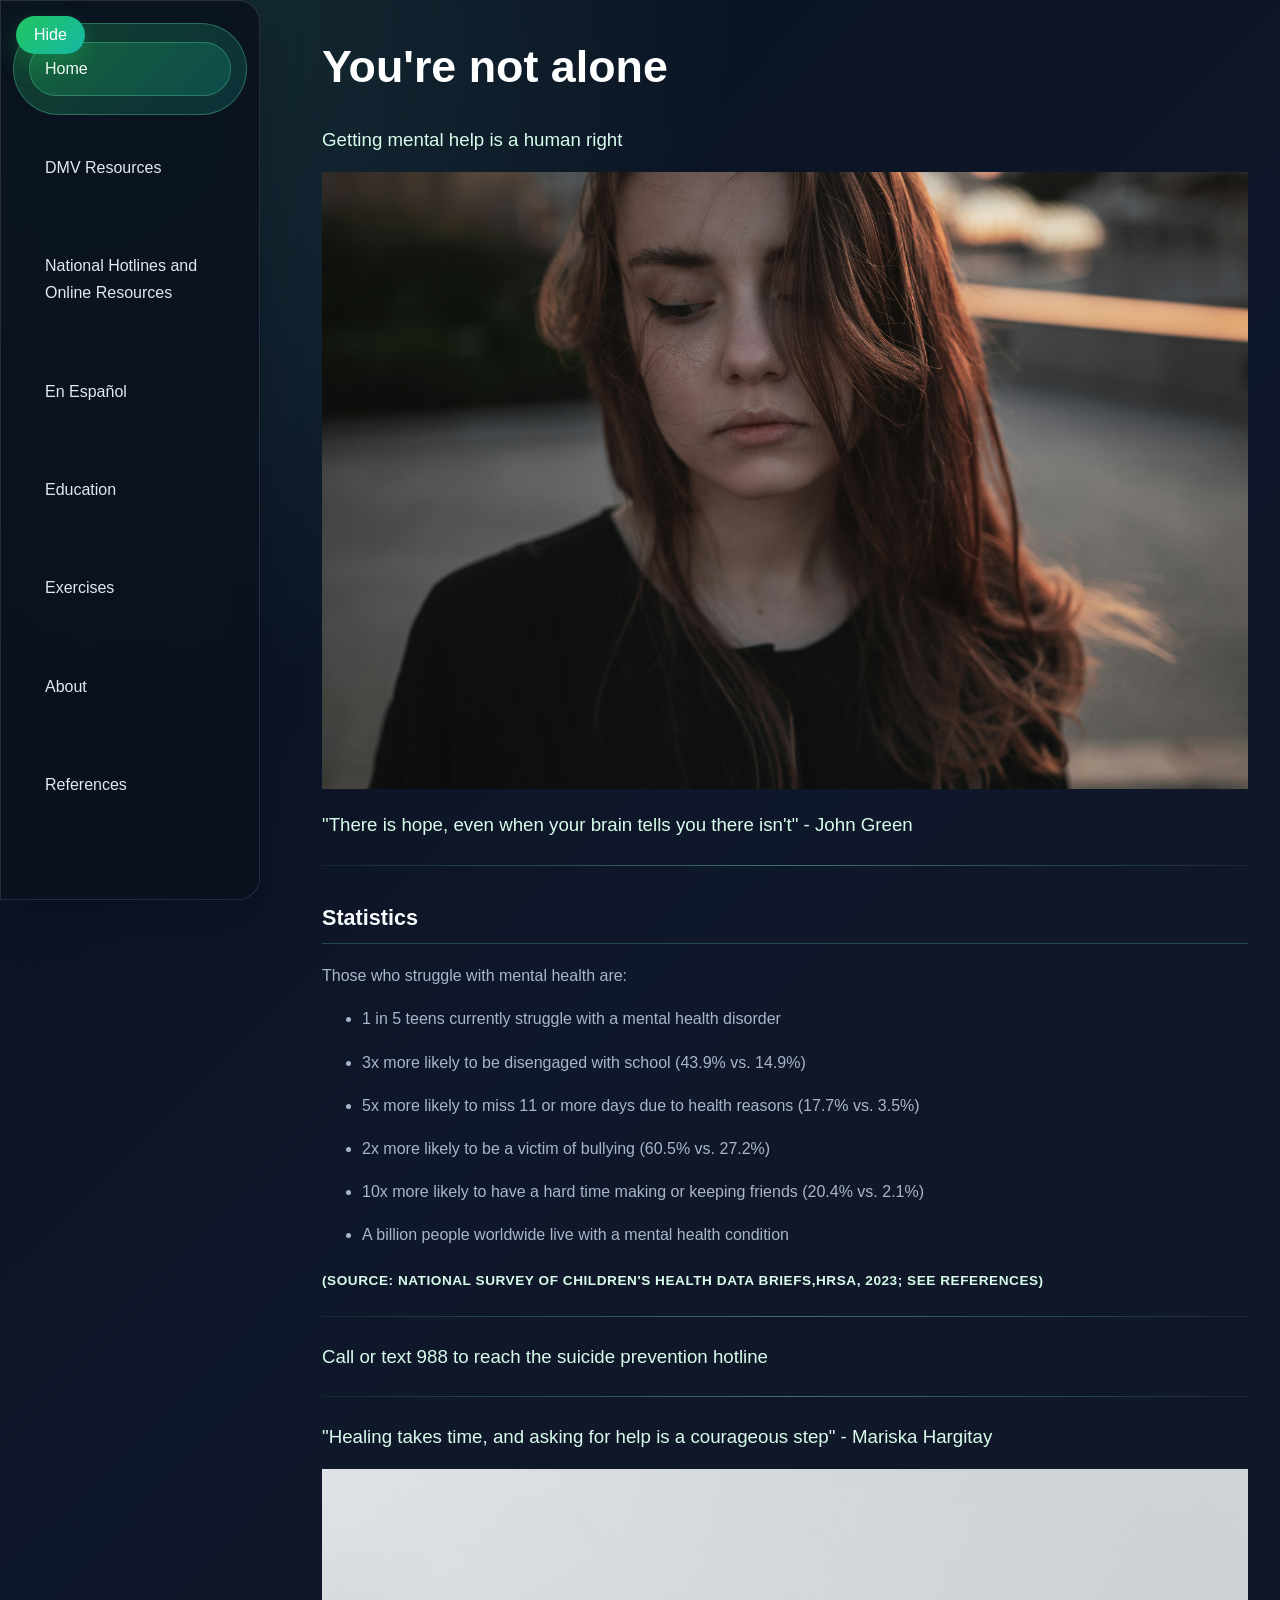
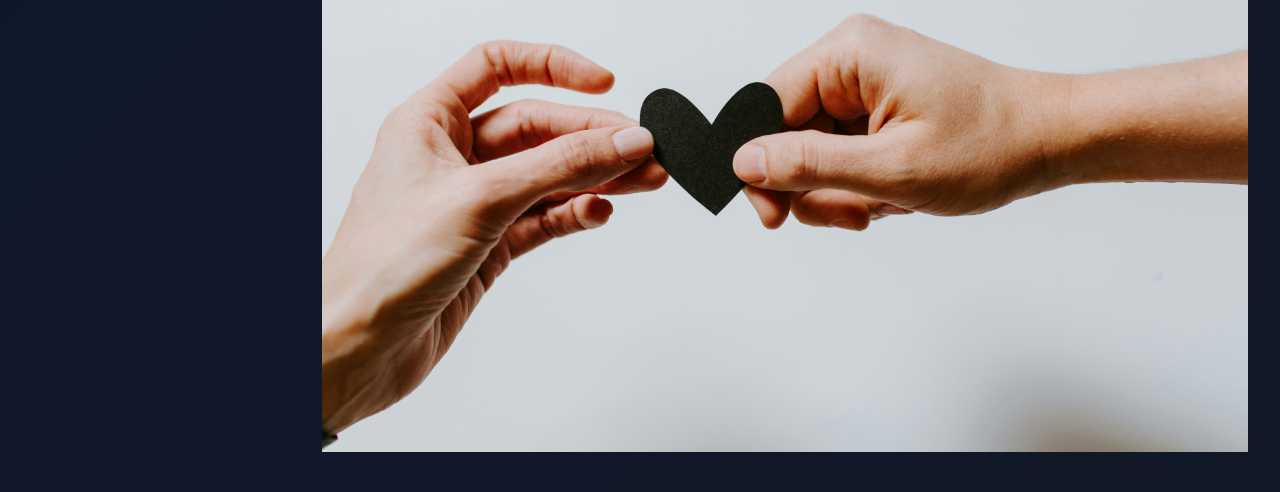
<file: index.html>
<!DOCTYPE html>
<html lang="en">
  <head>
    <title>Mentalhealth-DMV</title>
    <link rel="stylesheet" href="style.css">
    <script src="script.js" defer></script>
    <script data-goatcounter="https://druid-of-code.goatcounter.com/count"
        async src="//gc.zgo.at/count.js"></script>
  </head>
  <body>
    <script>
      const requestedMode = new URLSearchParams(window.location.search).get("isMCPS")
      if (requestedMode !== null) sessionStorage.setItem("isMCPS", String(requestedMode === "true"))
      sessionStorage.getItem("isMCPS") == "true" ? document.title = "Mentalhealth - MCPS" : document.title = "Mentalhealth - DMV"
      function a() {
      sessionStorage.getItem("isMCPS") == "true" ? window.location.href = "warningsigns.html" : window.location.href = "education.html"
      }
    </script>
    <div class="navigation-section">
    <button id="navToggle" class="nav-toggle" aria-label="Toggle navigation">Hide</button>
    <ul class="navlist">
      <li id = "lihome" class="navbar active"><a id = "ahome" class="navbar active" href="index.html">Home</a></li>
      <li id="liDMV" class="navbar"><a id="aDMV" class="navbar" href="DMV.html">DMV Resources</a></li>
      <li id="liresources" class="navbar"><a id="aresources" class="navbar" href="resources.html">National Hotlines and Online Resources</a></li>
            <li id="liSpanish" class="navbar"><a id="aSpanish" class="navbar" href="Spanish.html">En Español</a></li>
      <li id = "lieducation"class="navbar"><a id="aeducation" class="navbar" onclick="a()">Education</a></li>
      <li id = "liexercises" class ="navbar"><a id="aexercises" class = "navbar" href="exercises.html">Exercises</a></li>
      <li id="liAbout" class="navbar"><a id="aAbout" class="navbar" href="About.html">About</a></li>
      <li id = "lireferences" class ="navbar"><a id= "areferences" class = "navbar" href="references.html">References</a></li>
    </ul>
    </div>
    <div class="main-content">
      <h1>You're not alone</h1>
      <p class="emphasize">Getting mental help is a human right</p>
      <img src="./images/max-kolganov-Y7fQDNEFGAA-unsplash.jpg" alt="Photo by Max Kolganov on Unsplash">
      <p class="emphasize">"There is hope, even when your brain tells you there isn&apos;t" - John Green</p>
      <hr>
      <h2>Statistics</h2>
      <p>Those who struggle with mental health are:</p>
      <ul>
      <li>   1 in 5 teens currently struggle with a mental health disorder</li>
      <li>   3x more likely to be disengaged with school (43.9% vs. 14.9%)</li>
      <li>   5x more likely to miss 11 or more days due to health reasons (17.7% vs. 3.5%)</li>
      <li>   2x more likely to be a victim of bullying (60.5% vs. 27.2%)</li>
      <li>   10x more likely to have a hard time making or keeping friends (20.4% vs. 2.1%)</li>
      <li>   A billion people worldwide live with a mental health condition</li>
      </ul>
      <p class="empsmall">(Source: National Survey of Children's Health Data Briefs,HRSA, 2023; see References)</p>
      <hr>
      <p class="emphasize">Call or text 988 to reach the suicide prevention hotline</p>
      <hr>
      <p class="emphasize">"Healing takes time, and asking for help is a courageous step" - Mariska Hargitay</p>
      <img src="./images/kelly-sikkema-4le7k9XVYjE-unsplash.jpg" alt="Photo by Kelly Sikkema">
    </div>
  </body>
</html>
</file>
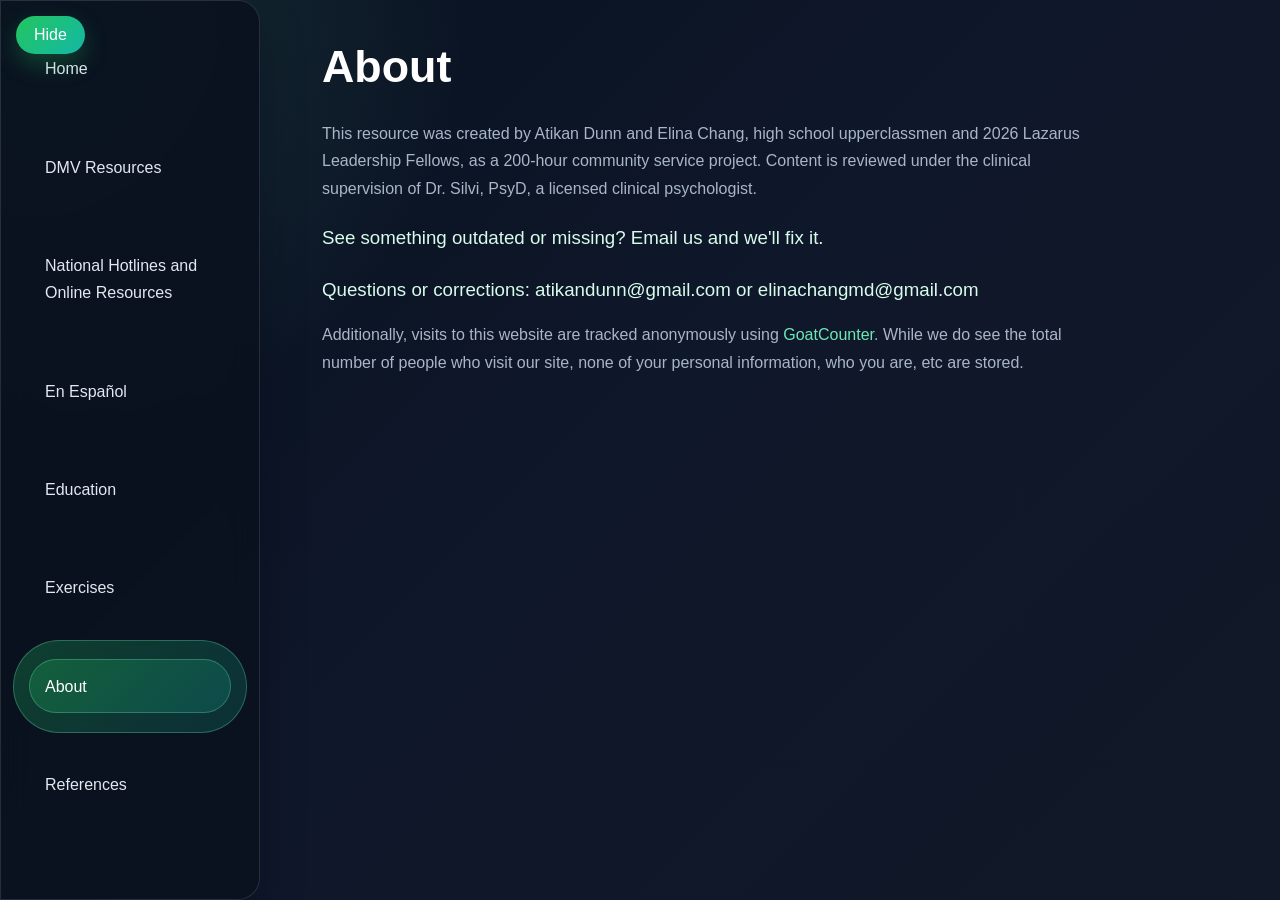
<file: About.html>
<!DOCTYPE html>
<html lang="en">
  <head>
    <title>resources</title>
     <link rel="stylesheet" href="style.css">
     <script src="script.js" defer></script>
     <script data-goatcounter="https://druid-of-code.goatcounter.com/count"
        async src="//gc.zgo.at/count.js"></script>
  </head>
  <body>
    <script>
      sessionStorage.getItem("isMCPS") == "true" ? document.title = "Mentalhealth - MCPS" : document.title = "Mentalhealth - DMV"
      function a() {
      sessionStorage.getItem("isMCPS") == "true" ? window.location.href = "warningsigns.html" : window.location.href = "education.html"
      }
    </script>
     <button id="navToggle" class="nav-toggle" aria-label="Toggle navigation">Hide</button>
    <ul class="navlist">
      <li id="lihome" class="navbar"><a id="ahome" class="navbar" href="index.html">Home</a></li>
      <li id="liDMV" class="navbar"><a id="aDMV" class="navbar" href="DMV.html">DMV Resources</a></li>
      <li id="liresources" class="navbar"><a id="aresources" class="navbar" href="resources.html">National Hotlines and Online Resources</a></li>
        <li id="liSpanish" class="navbar"><a id="aSpanish" class="navbar" href="Spanish.html">En Español</a></li>
      <li id = "lieducation"class="navbar"><a id="aeducation" class="navbar" onclick="a()">Education</a></li>
      <li id = "liexercises" class ="navbar"><a id="aexercises" class = "navbar" href="exercises.html">Exercises</a></li>
      <li id="liAbout" class="navbar active"><a id="aAbout" class="navbar active" href="About.html">About</a></li>
      <li id = "lireferences" class ="navbar"><a id= "areferences" class = "navbar" href="references.html">References</a></li>
    </ul>
    <div class="main-content">
        <h1>About</h1>
        <p>This resource was created by Atikan Dunn and Elina Chang, high school upperclassmen and 2026 Lazarus Leadership Fellows, as a 200-hour community service project. Content is reviewed under the clinical supervision of Dr. Silvi, PsyD, a licensed clinical psychologist.</p>
        <p class="emphasize">See something outdated or missing? Email us and we'll fix it.</p>
        <p class="emphasize"> Questions or corrections: atikandunn@gmail.com or elinachangmd@gmail.com</p>
        <p>Additionally, visits to this website are tracked anonymously using <a href="https://www.goatcounter.com/" target="_blank" rel="noopener noreferrer">GoatCounter</a>. While we do see the total number of people who visit our site, none of your personal information, who you are, etc are stored.</p>
    </div>
    </body>
</file>
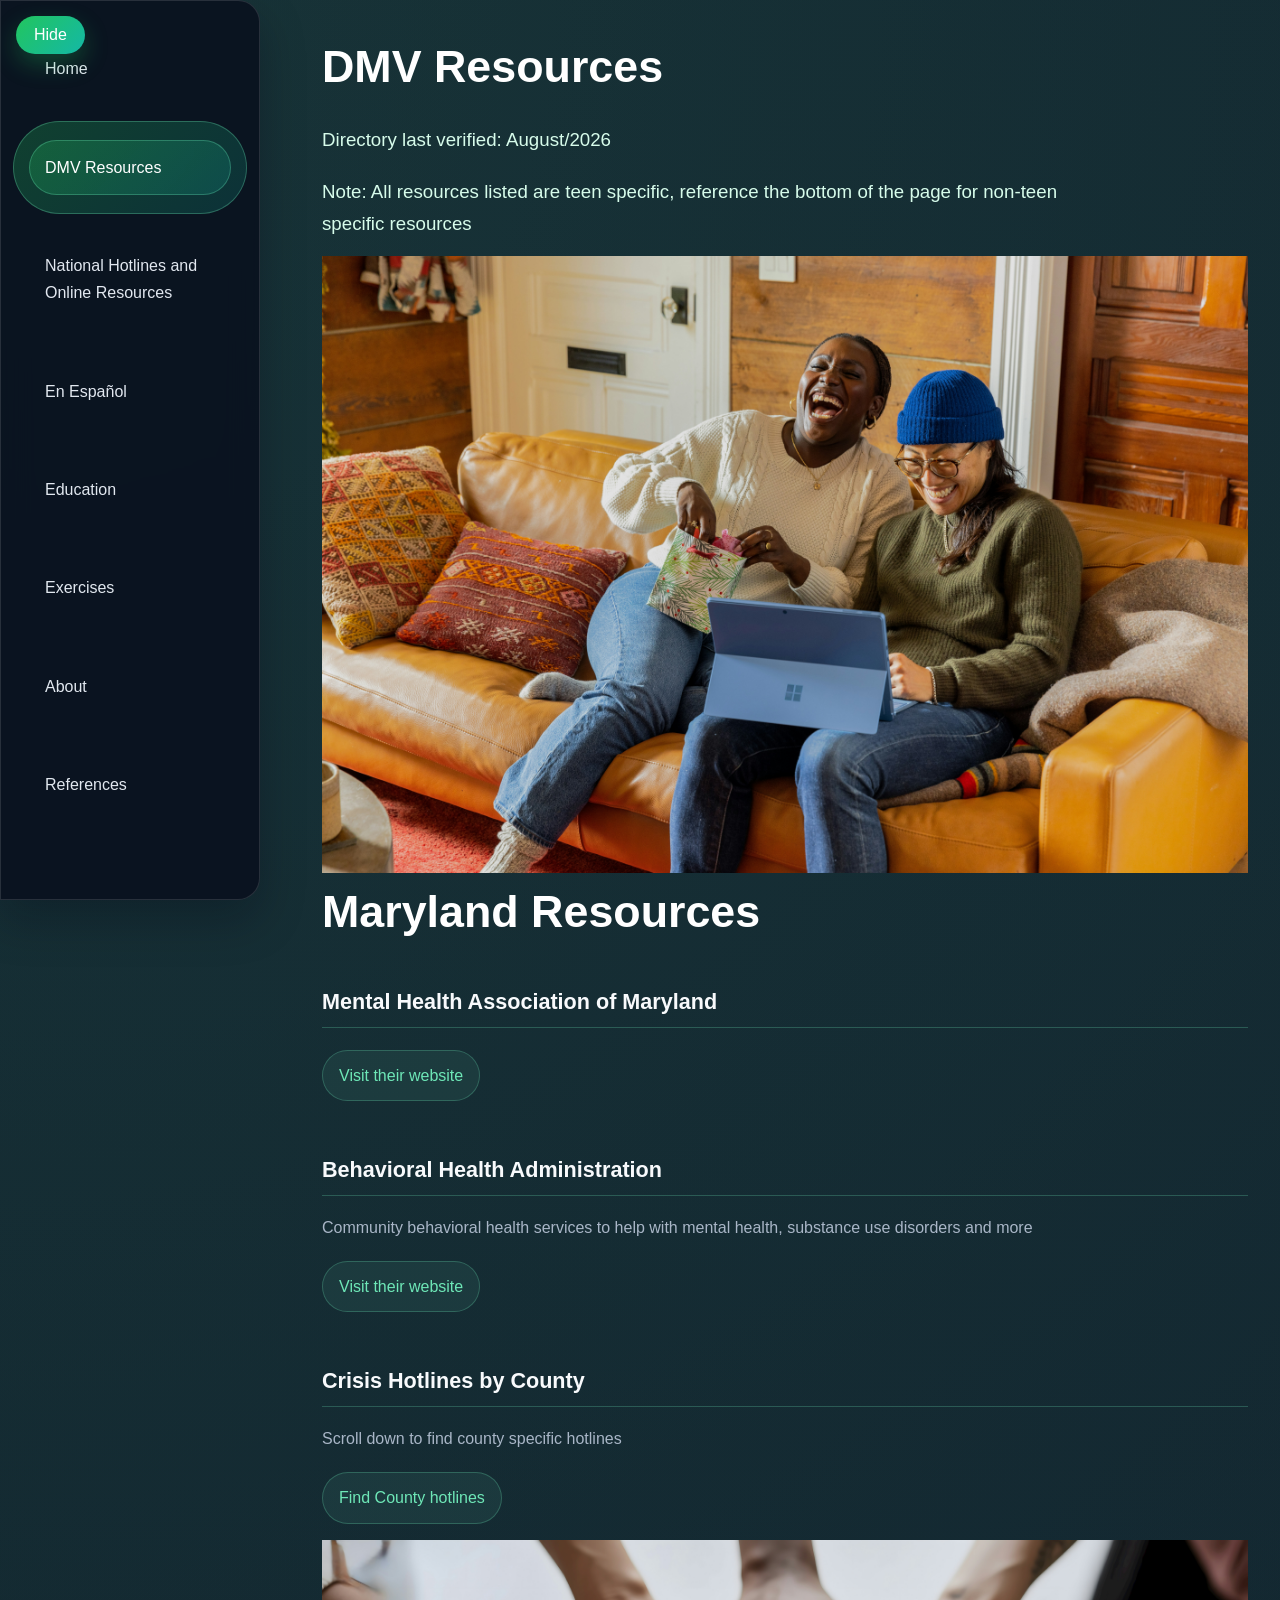
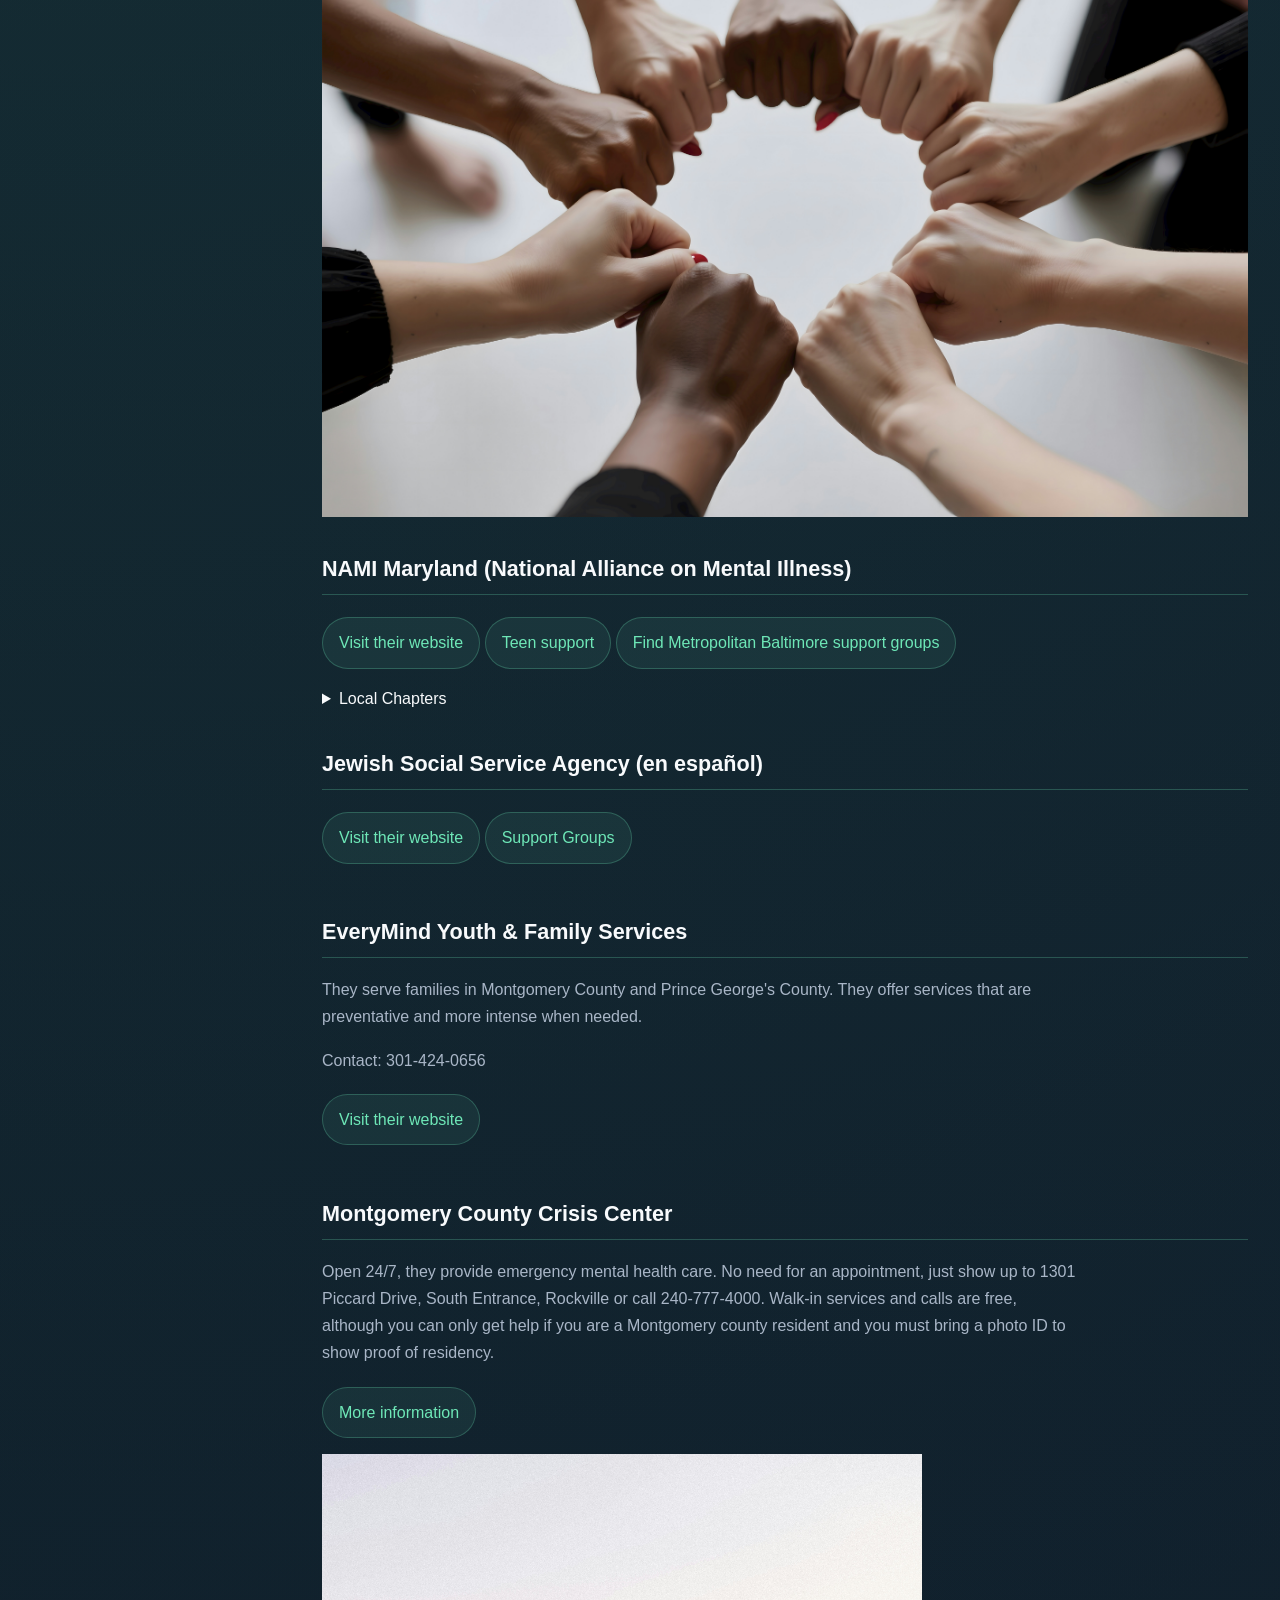
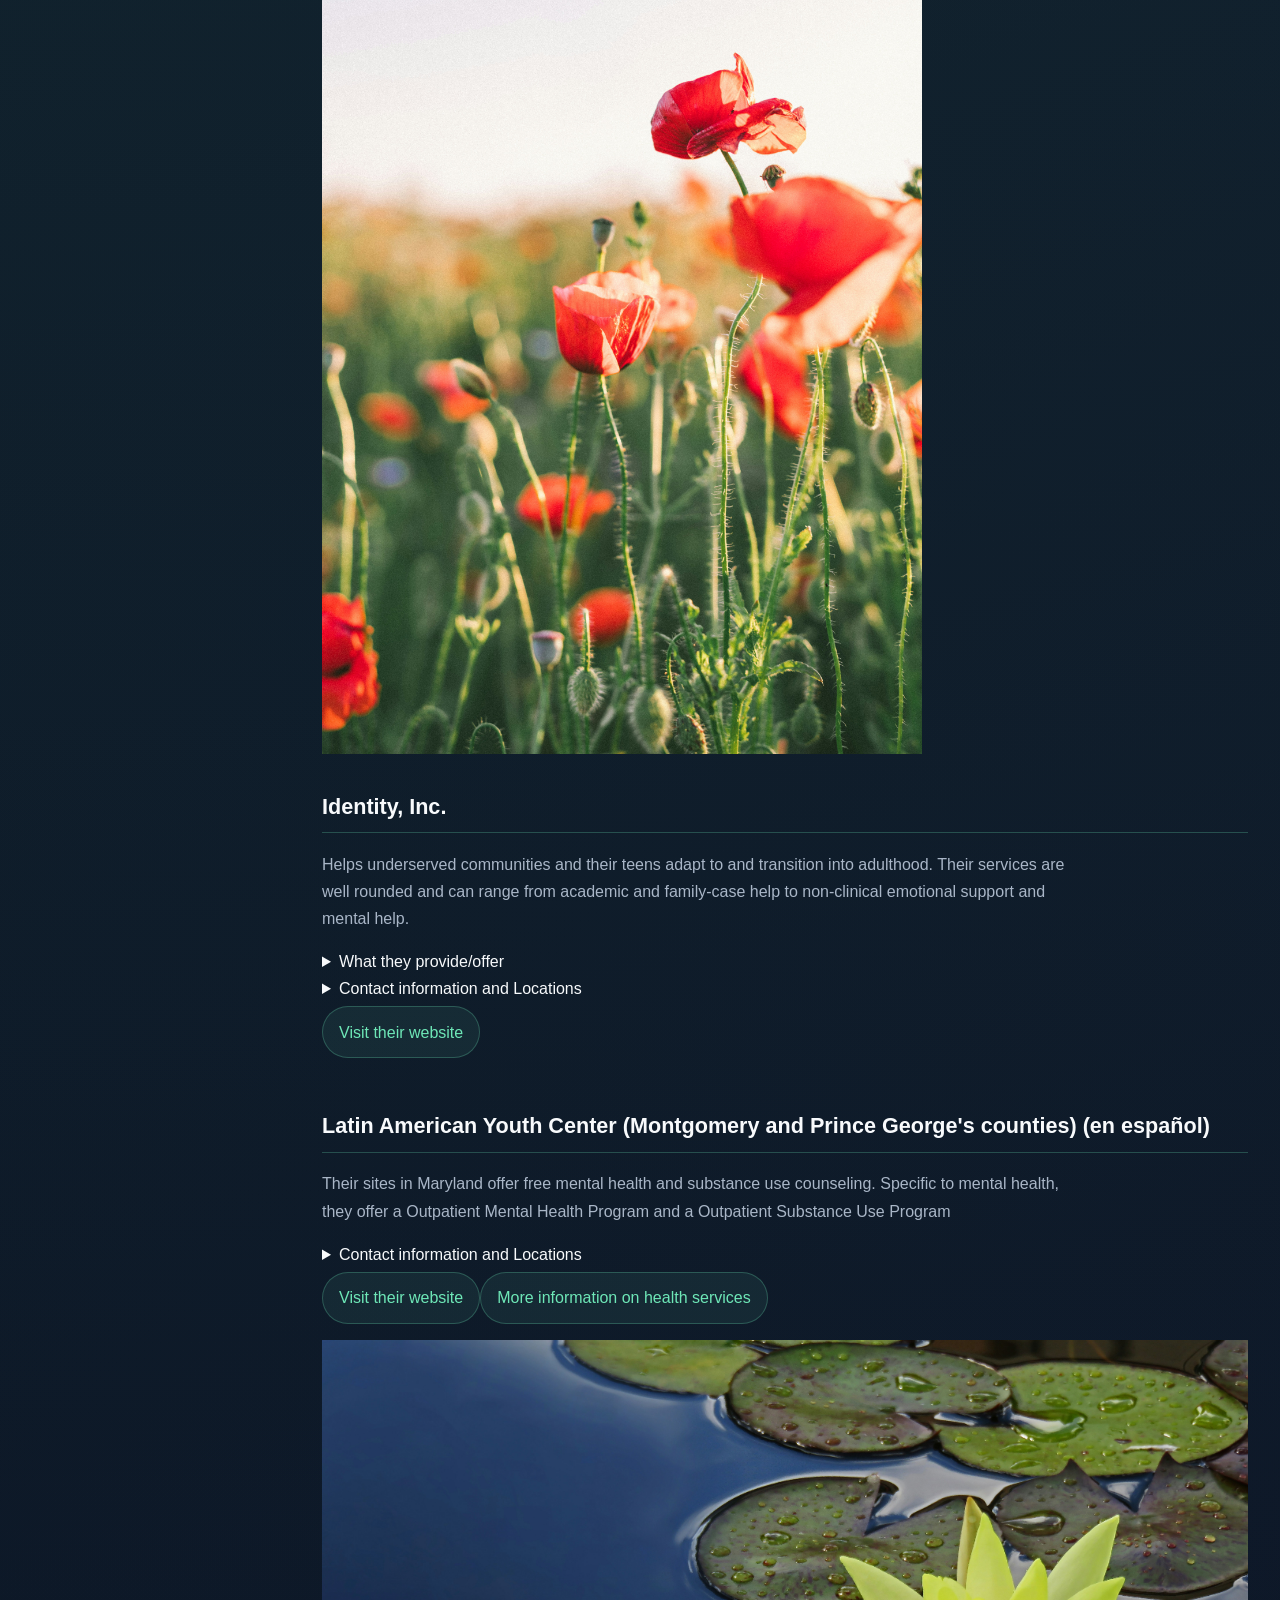
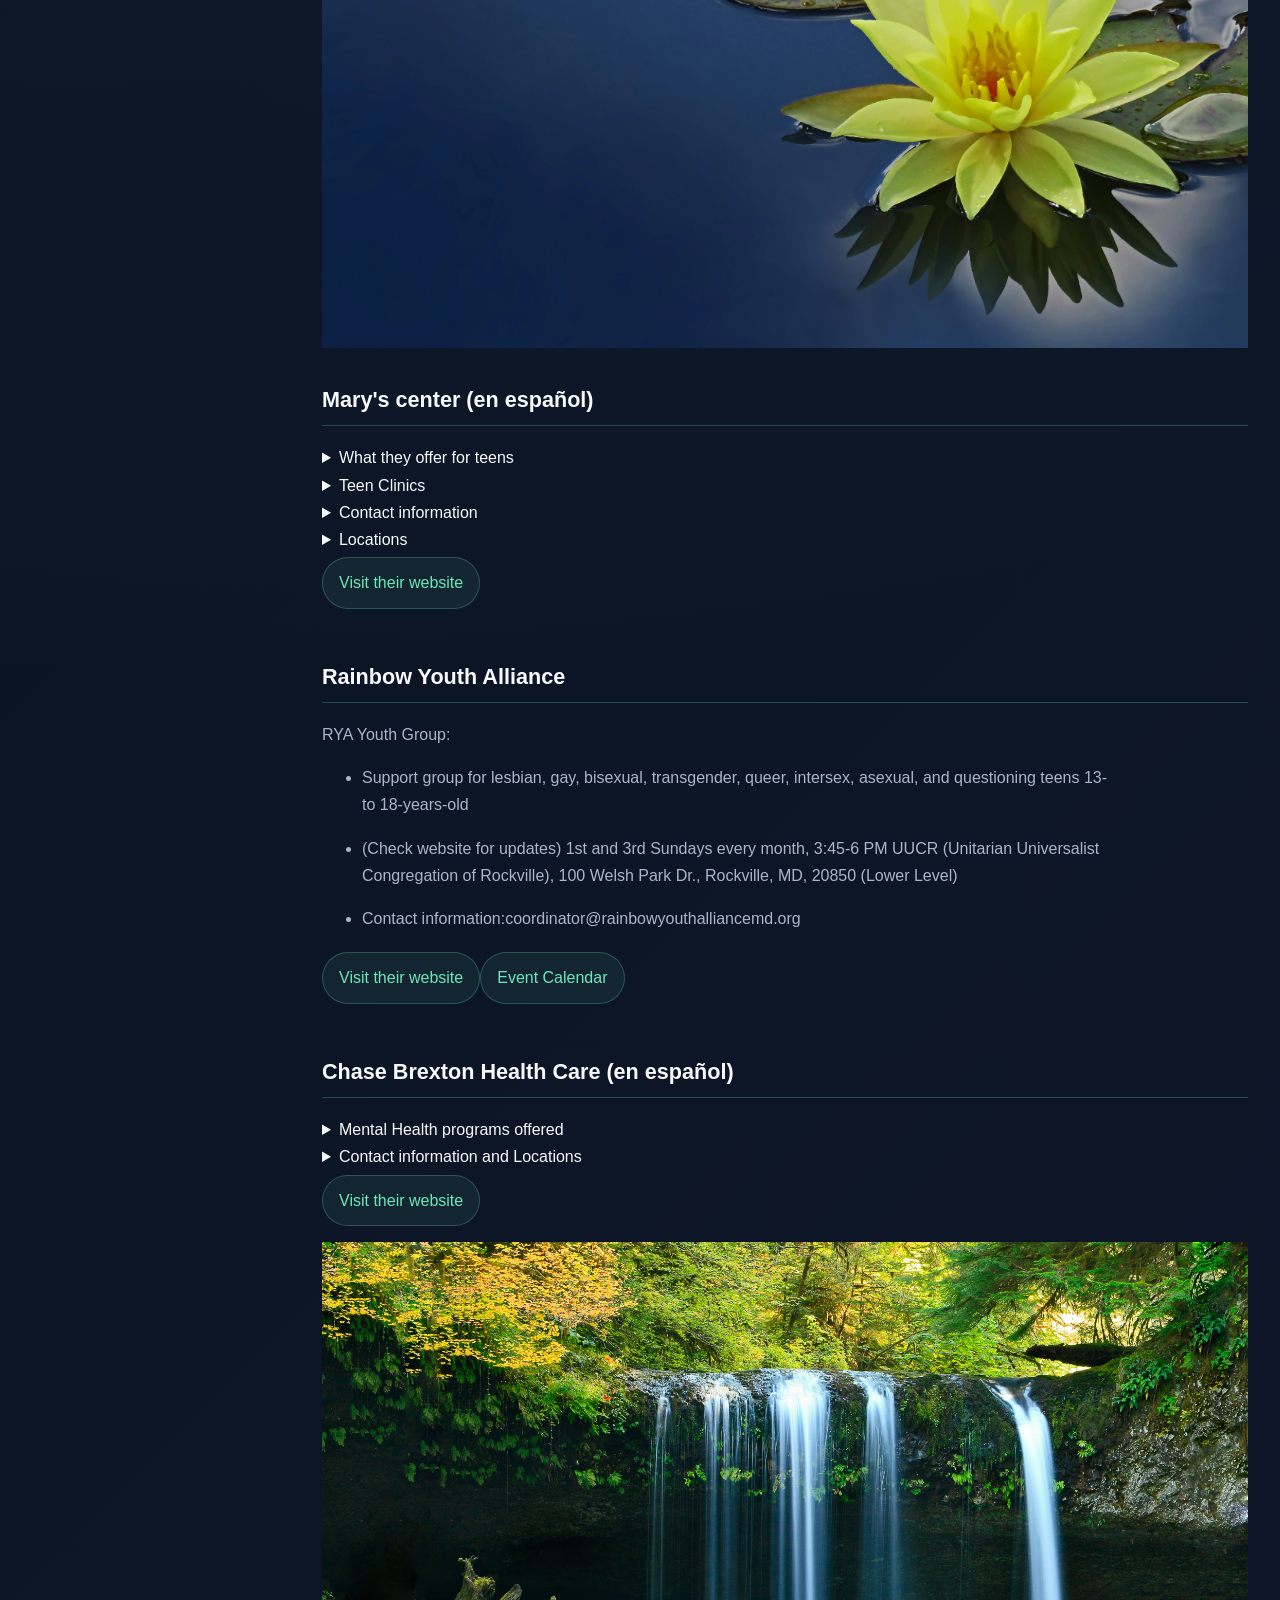
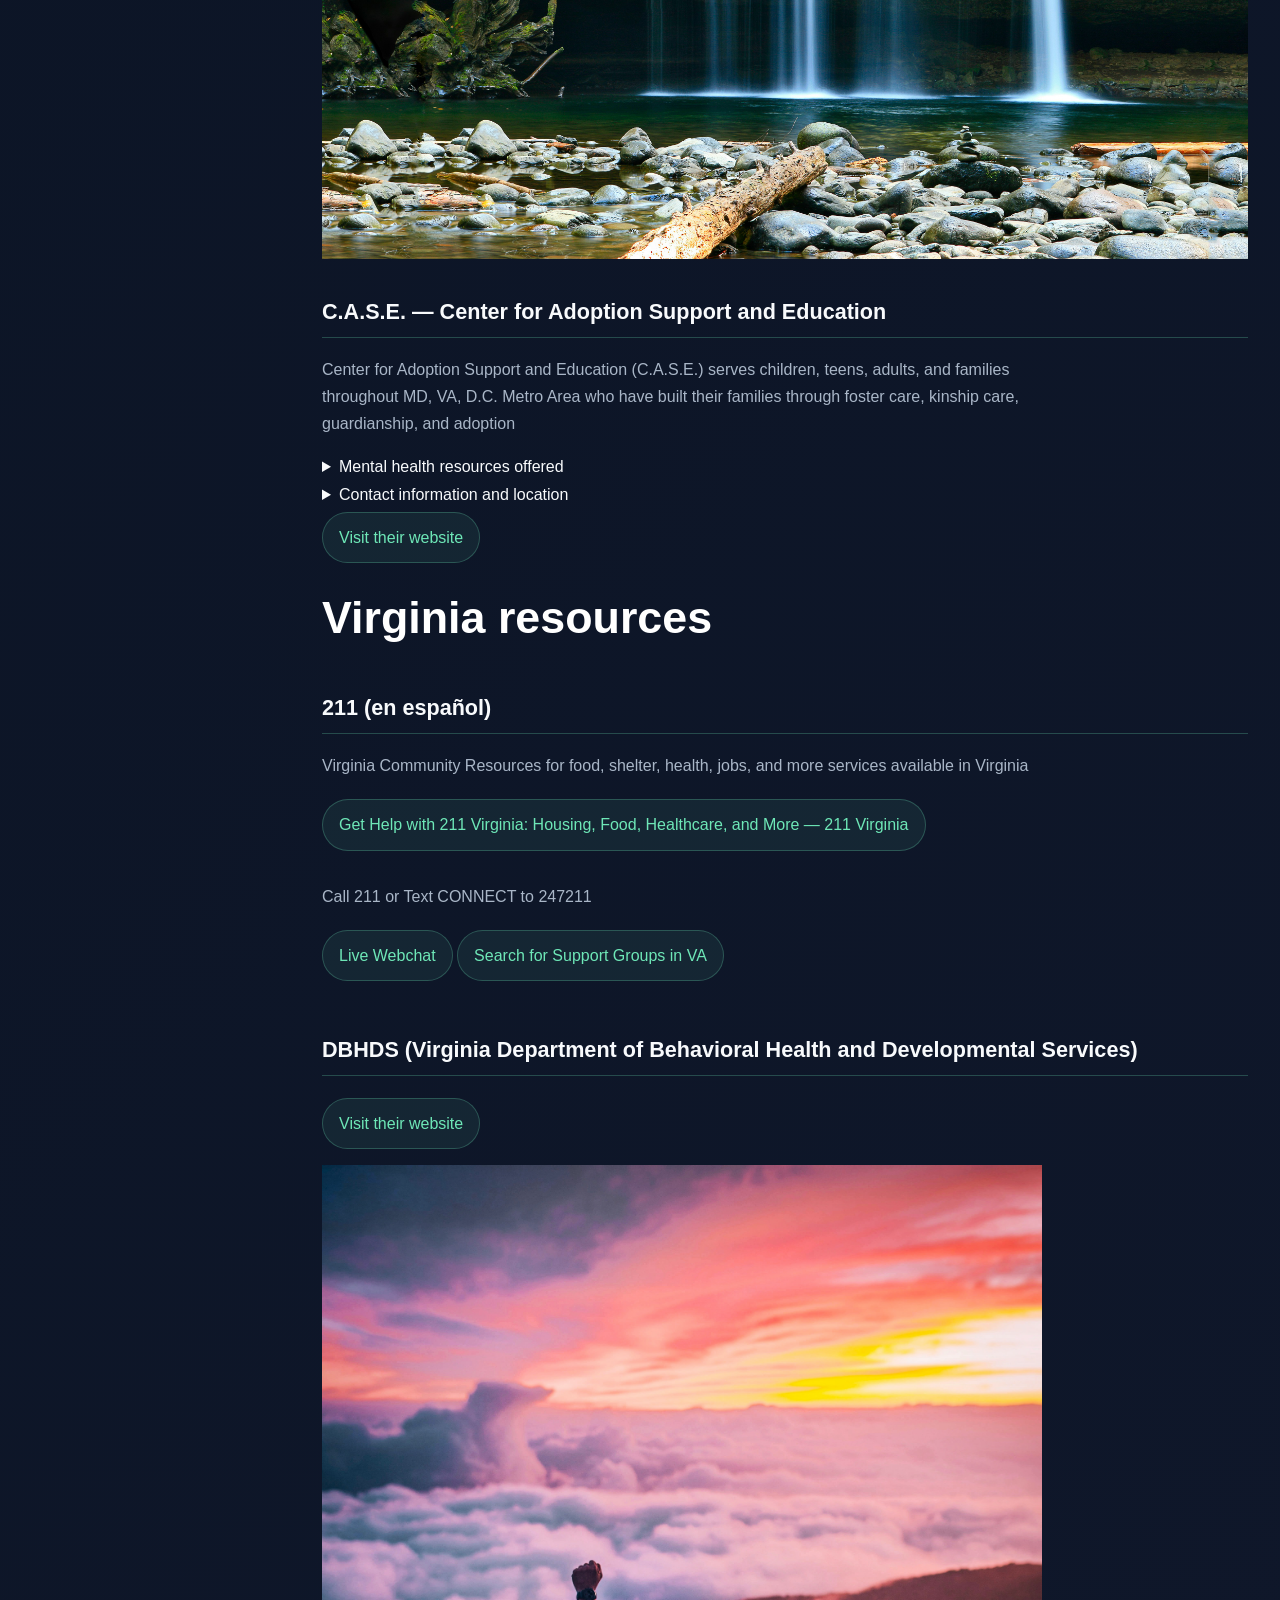
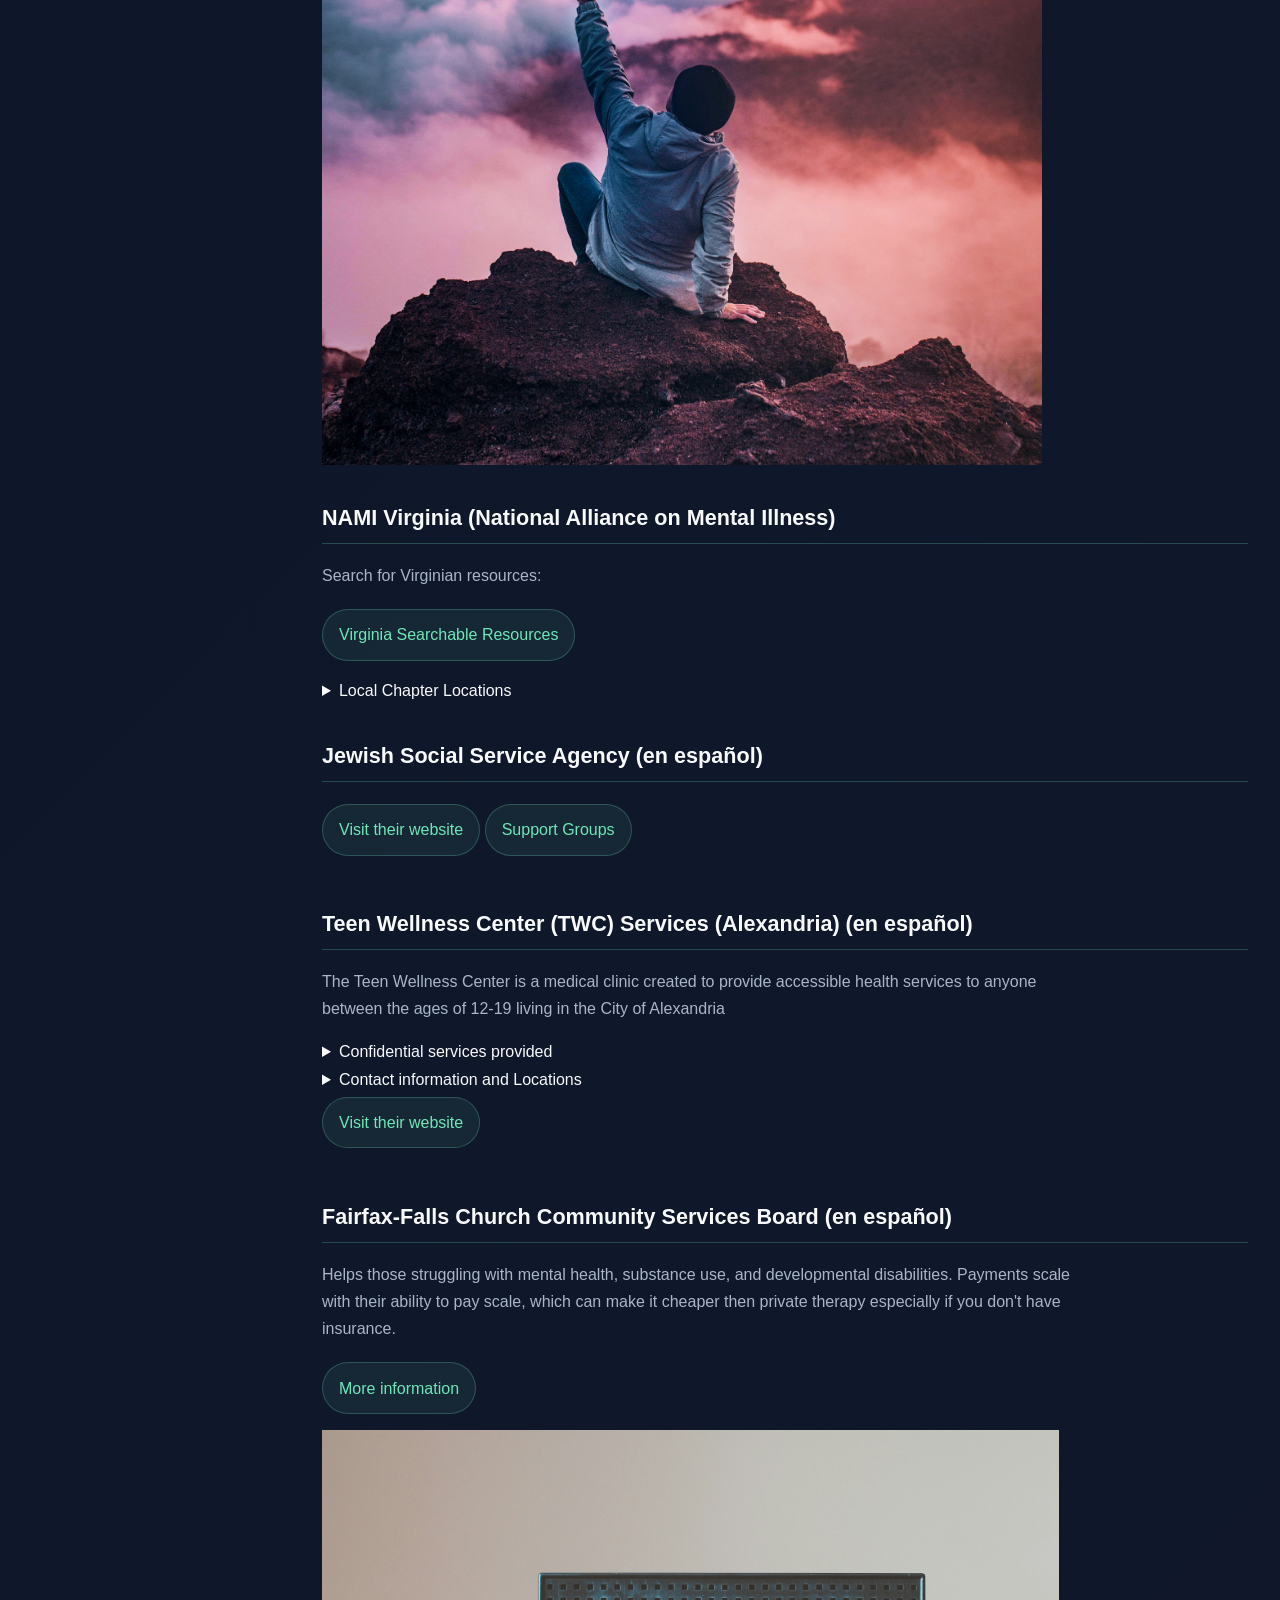
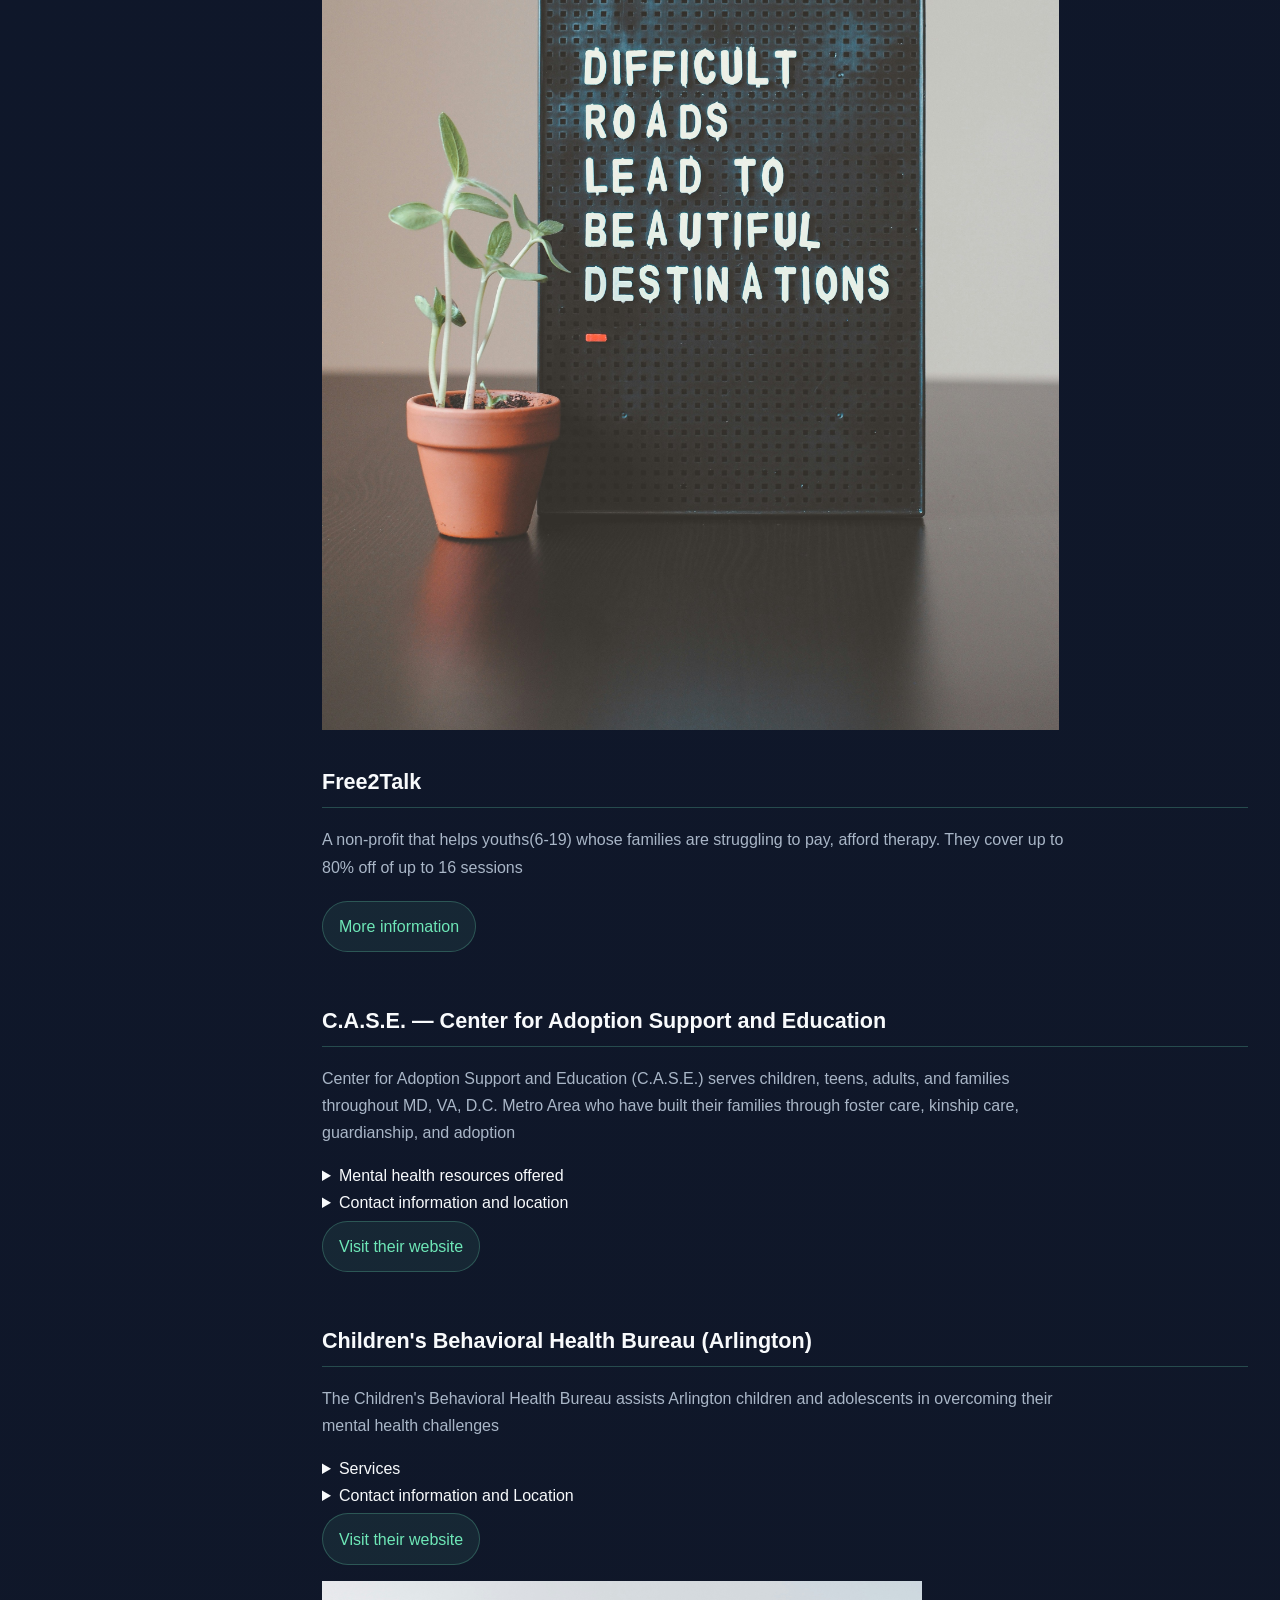
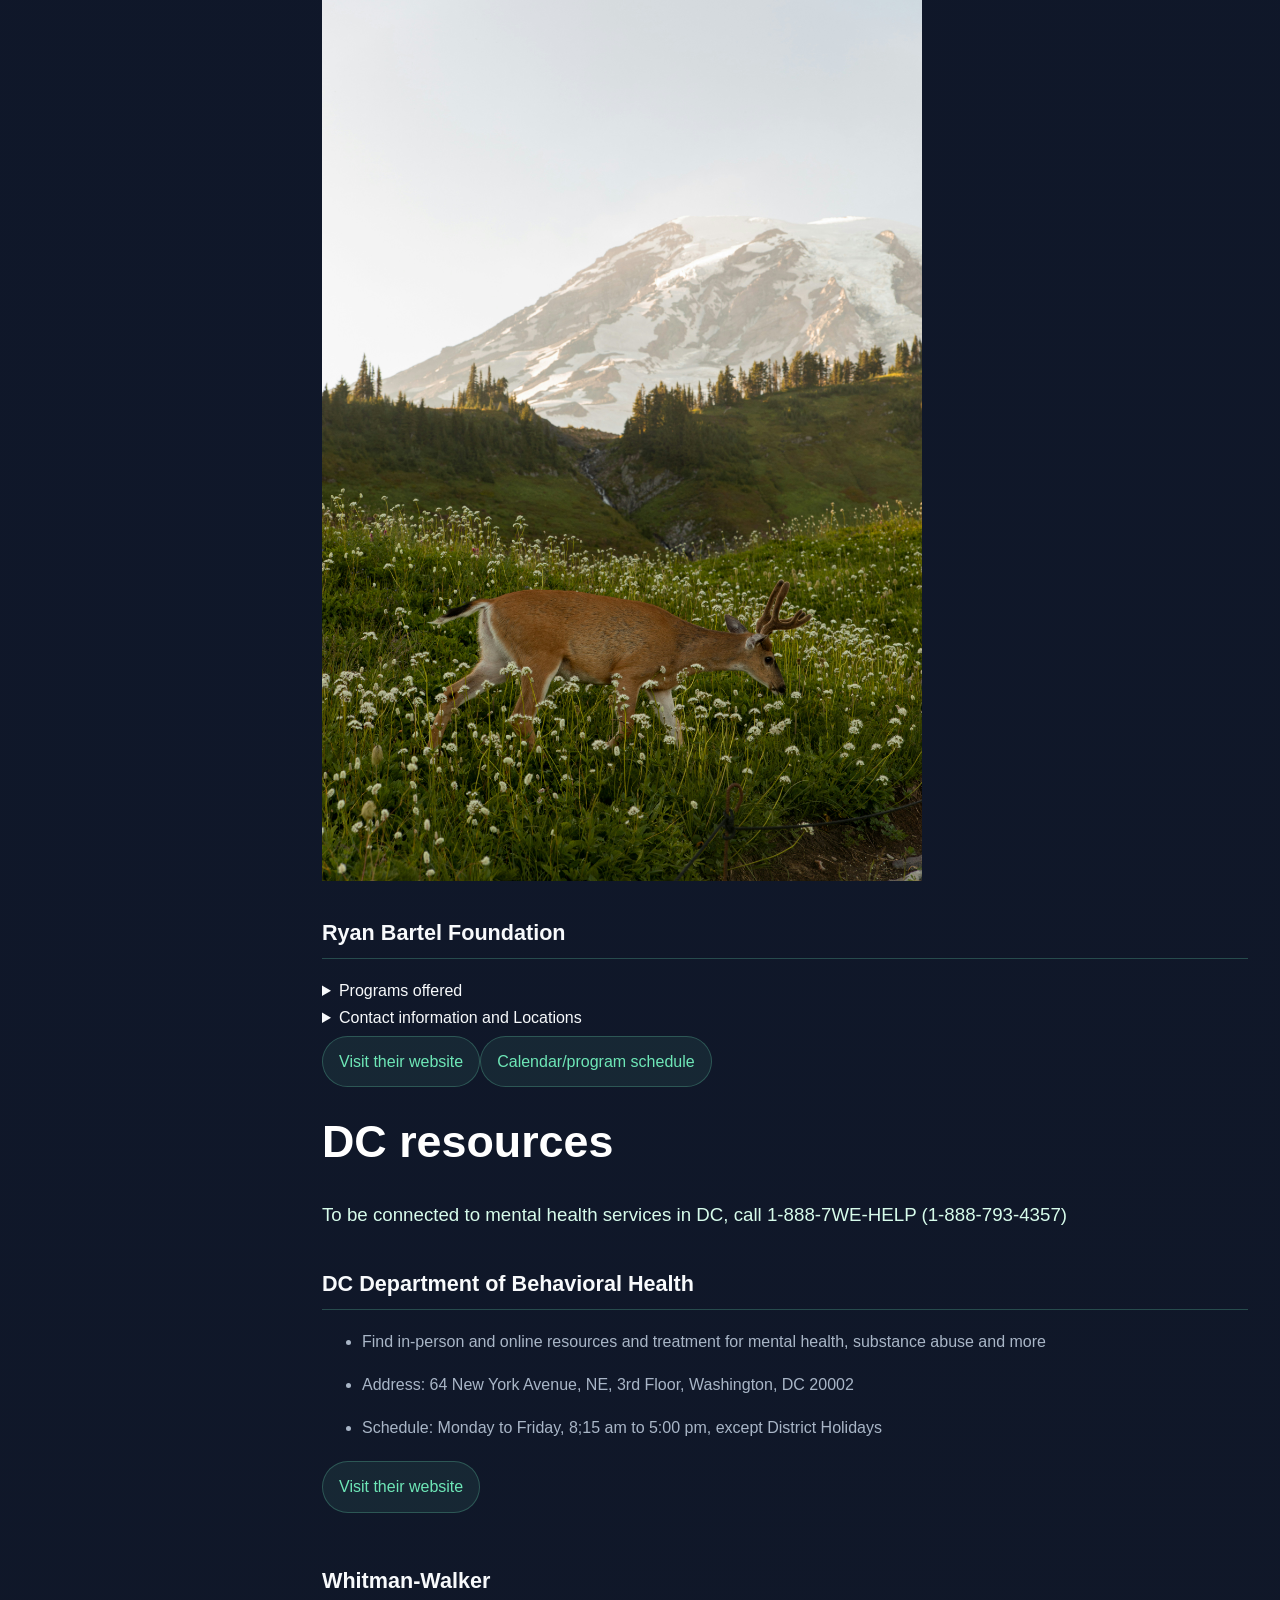
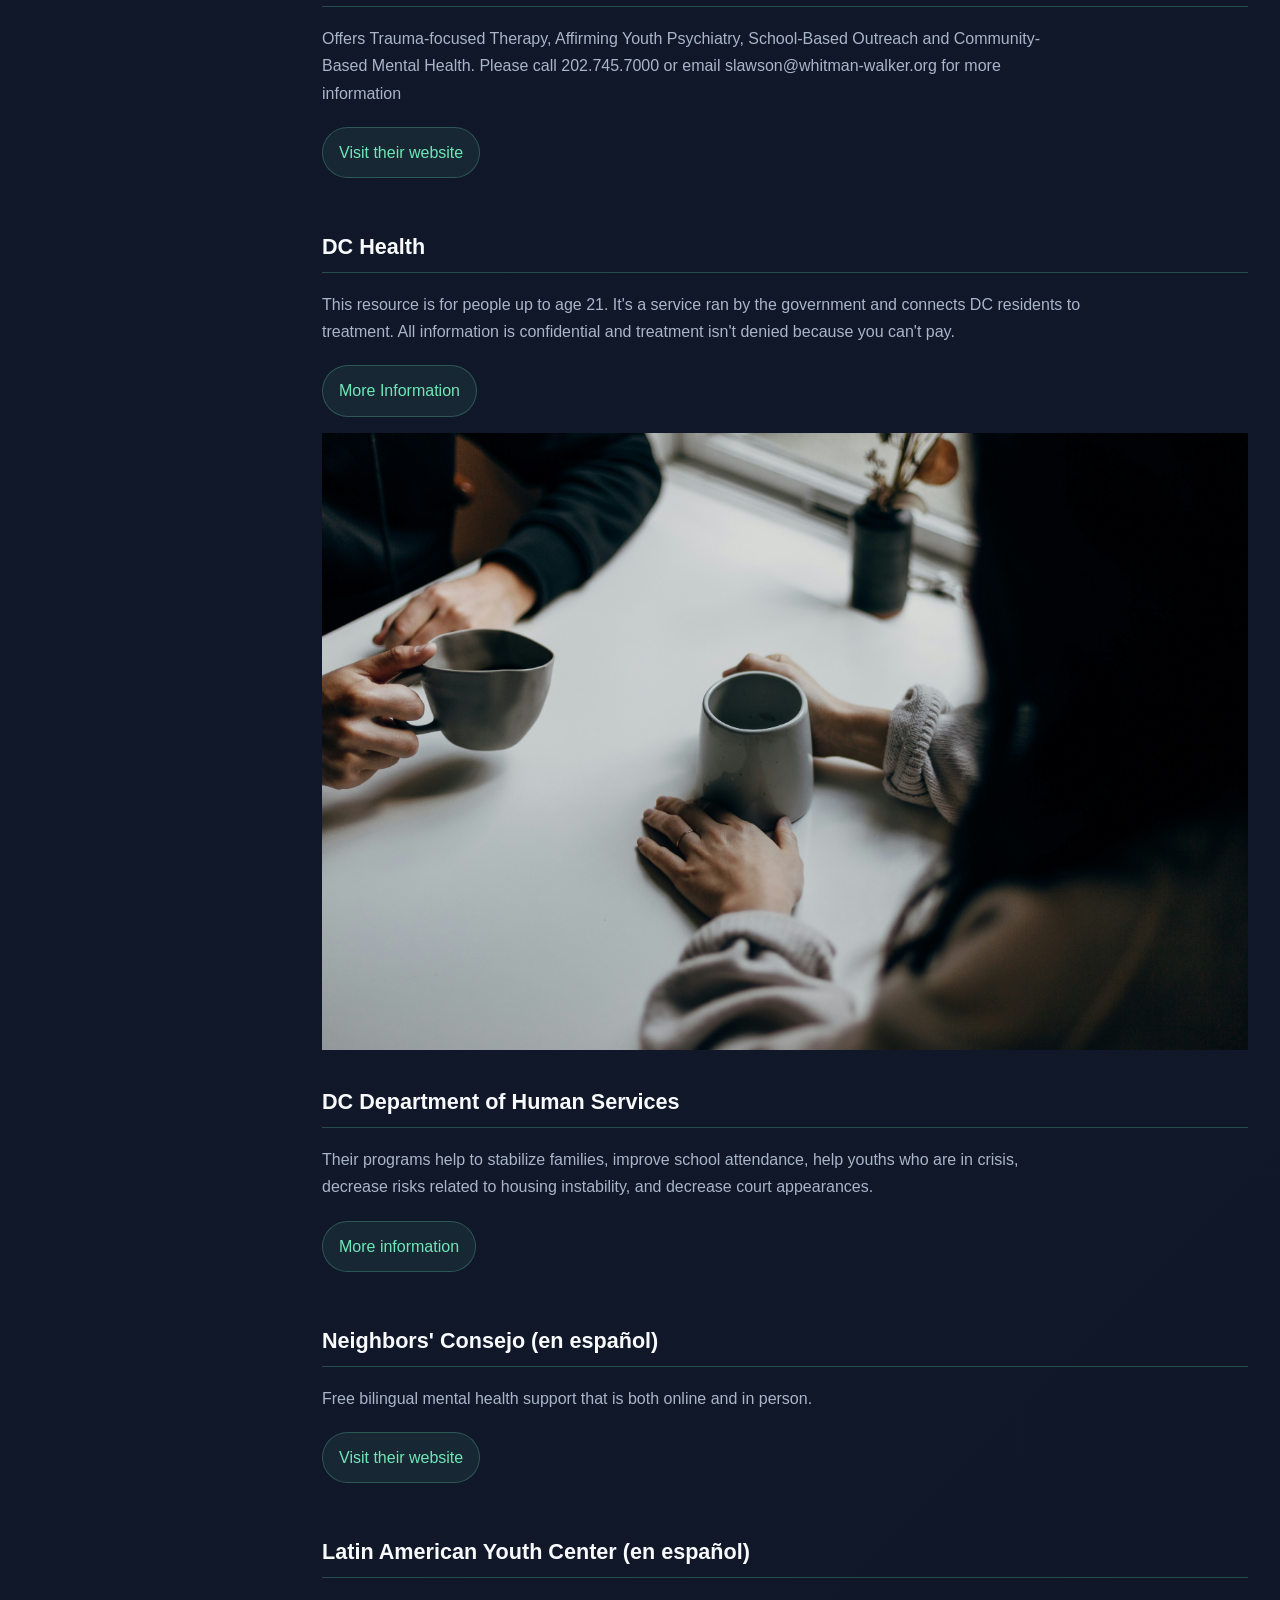
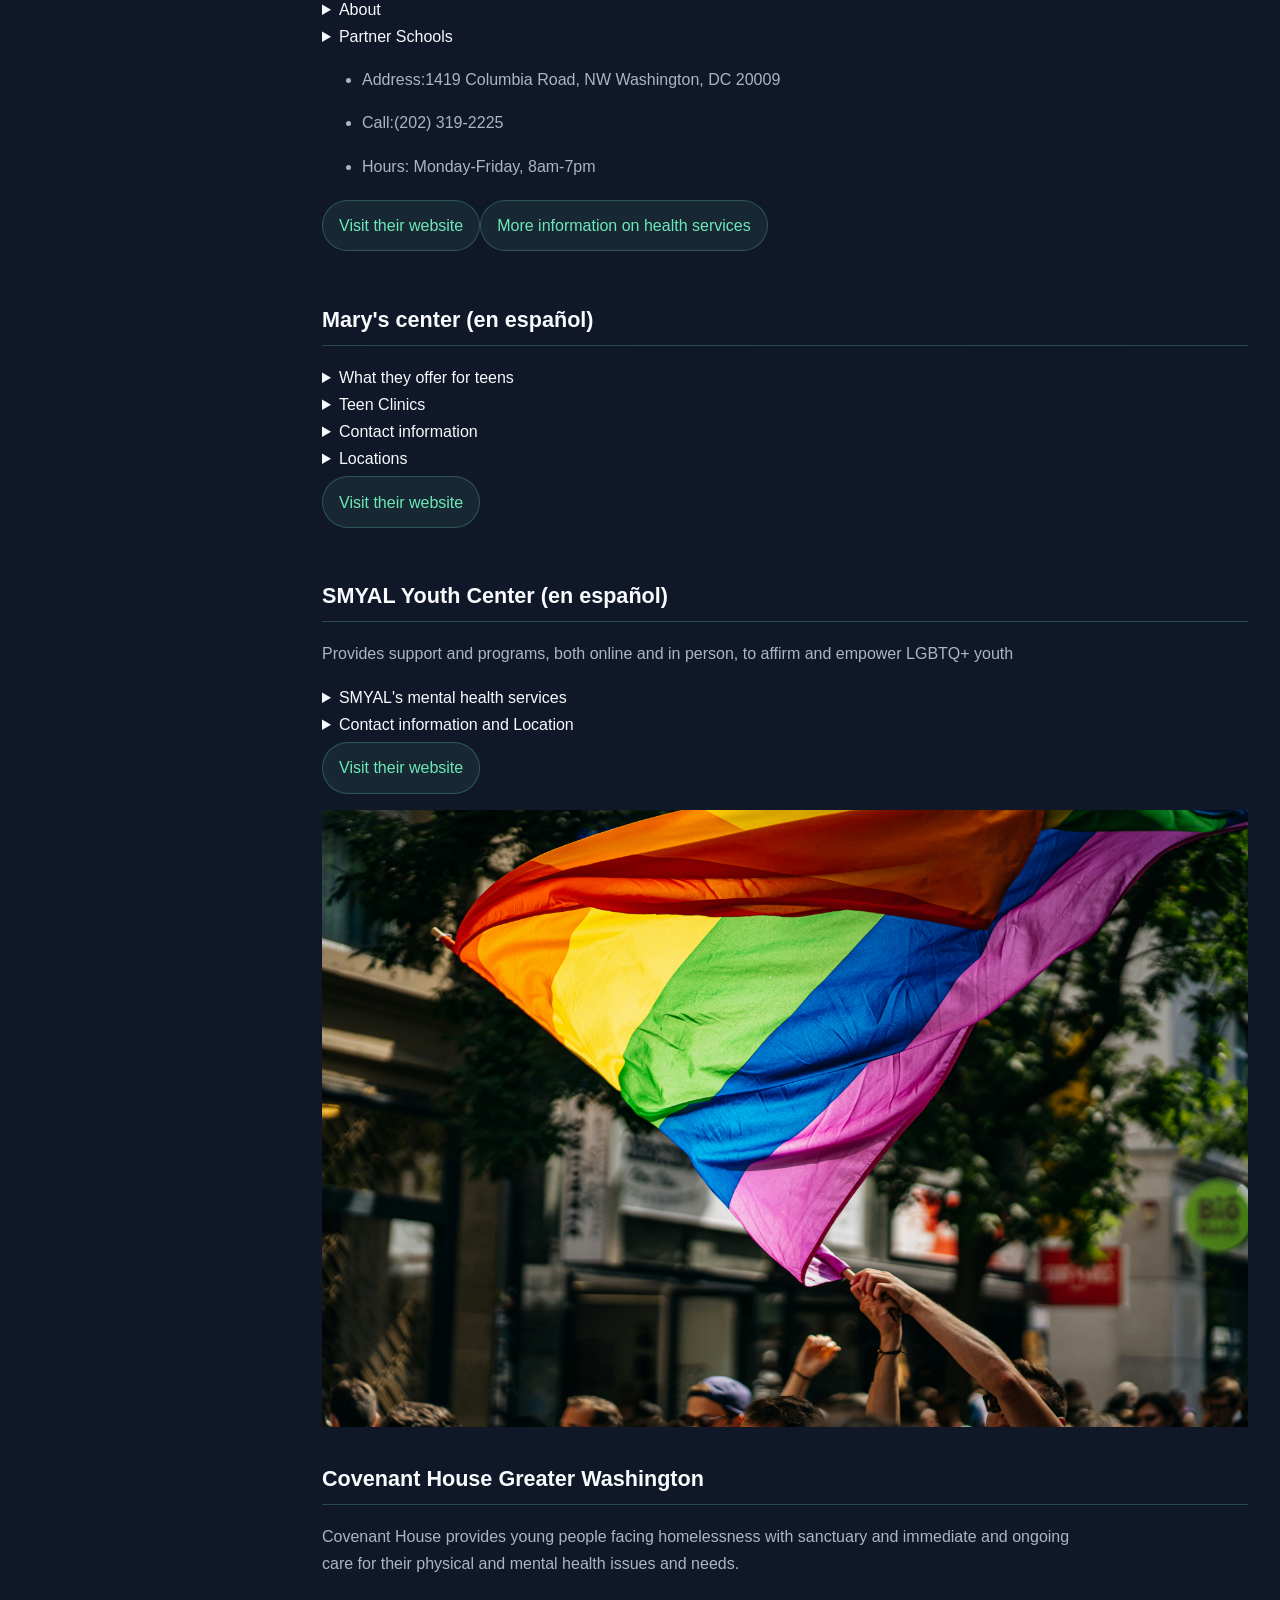
<file: DMV.html>
<!DOCTYPE html>
<html lang="en">
  <head>
    <title>resources</title>
     <link rel="stylesheet" href="style.css">
     <script src="script.js" defer></script>
     <script data-goatcounter="https://druid-of-code.goatcounter.com/count"
        async src="//gc.zgo.at/count.js"></script>
  </head>
  <body>
    <script>
    sessionStorage.getItem("isMCPS") == "true" ? document.title = "Mentalhealth - MCPS" : document.title = "Mentalhealth - DMV"
      function a() {
    sessionStorage.getItem("isMCPS") == "true" ? window.location.href = "warningsigns.html" : window.location.href = "education.html"
      }
    </script>
     <button id="navToggle" class="nav-toggle" aria-label="Toggle navigation">Hide</button>
    <ul class="navlist">
      <li id="lihome" class="navbar"><a id="ahome" class="navbar" href="index.html">Home</a></li>
      <li id="liDMV" class="navbar active"><a id="aDMV" class="navbar active" href="DMV.html">DMV Resources</a></li>
      <li id="liresources" class="navbar"><a id="aresources" class="navbar" href="resources.html">National Hotlines and Online Resources</a></li>
      <li id="liSpanish" class="navbar"><a id="aSpanish" class="navbar" href="Spanish.html">En Español</a></li>
      <li id = "lieducation"class="navbar"><a id="aeducation" class="navbar" onclick="a()">Education</a></li>
      <li id = "liexercises" class ="navbar"><a id="aexercises" class = "navbar" href="exercises.html">Exercises</a></li>
      <li id="liAbout" class="navbar"><a id="aAbout" class="navbar" href="About.html">About</a></li>
      <li id = "lireferences" class ="navbar"><a id= "areferences" class = "navbar" href="references.html">References</a></li>
    </ul>
    <div class="main-content">
    <h1>DMV Resources</h1>
    <p class="emphasize">Directory last verified: August/2026</p>
    <p class="emphasize">Note: All resources listed are teen specific, reference the bottom of the page for non-teen specific resources</p>
    <img src="./images/surface-X1GZqv-F7Tw-unsplash.jpg" alt="Photo by Surface on Unsplash">
     <h1>Maryland Resources</h1>
    <h2>Mental Health Association of Maryland</h2>
    <a class="hyper" href="https://www.mhamd.org" target="_blank" rel="noopener noreferrer">Visit their website</a>
    <h2>Behavioral Health Administration</h2>
    <p>Community behavioral health services to help with mental health, substance use disorders and more</p>
    <a class="hyper" href="https://bha.health.maryland.gov/pages/index.aspx " target="_blank" rel="noopener noreferrer">Visit their website</a>
    <h2>Crisis Hotlines by County</h2>
    <p>Scroll down to find county specific hotlines</p>
    <a class="hyper" href="https://namimd.org/get-help-and-support/crisis-help/hotline-and-crisis-numbers/ " target="_blank" rel="noopener noreferrer">Find County hotlines</a>
    <img src="./images/kamil-kalkan-BTpIUnszs_Q-unsplash.jpg" alt="Photo by Kamil Kalkan on Unsplash">
    <h2>NAMI Maryland (National Alliance on Mental Illness)</h2>
    <a class="hyper" href="https://namimd.org/ " target="_blank" rel="noopener noreferrer">Visit their website</a>
    <a class="hyper" href="https://namimd.org/get-help-and-support/children-youth-and-young-adults/teens/" target="_blank" rel="noopener noreferrer">Teen support</a>
    <a class="hyper" href="https://namibaltimore.org/who-we-serve/youth-young-adults/" target="_blank" rel="noopener noreferrer">Find Metropolitan Baltimore support groups</a>
    <details>
        <summary>Local Chapters</summary>
        <ul>
        <li>Anne Arundel County</li>
        <li>Carroll County</li>
        <li>Frederick County</li>
        <li>Harford County</li>
        <li>Howard County</li>
        <li>Kent & Queen Anne's</li>
        <li>Lower Shore</li>
        <li>Metropolitan Baltimore</li>
        <li>Montgomery County</li>
        <li>Prince George's County</li>
        <li>Southern Maryland</li> </ul>
    </details>
    <h2>Jewish Social Service Agency (en español)</h2>
    <a class="hyper" href="https://www.jssa.org/" target="_blank" rel="noopener noreferrer">Visit their website</a>
    <a class="hyper" href=" https://www.jssa.org/services/mental-health/support-groups/ " target="_blank" rel="noopener noreferrer">Support Groups</a>
    <h2>EveryMind Youth & Family Services</h2>
    <p>They serve families in Montgomery County and Prince George&apos;s County. They offer services that are preventative and more intense when needed.</p>
    <p>Contact: 301-424-0656</p>
    <a class="hyper" href="https://www.everymind.org/youth-family-services/" target="_blank" rel="noopener noreferrer">Visit their website</a>
    <h2>Montgomery County Crisis Center</h2>
    <p>Open 24/7, they provide emergency mental health care. No need for an appointment, just show up to 1301 Piccard Drive, South Entrance, Rockville or call 240-777-4000. Walk-in services and calls are free, although you can only get help if you are a Montgomery county resident and you must bring a photo ID to show proof of residency.</p>
    <a class="hyper" href="https://www.montgomerycountymd.gov/department-health-human-services/about-us/behavioral-health-crisis-services/crisis-center" target="_blank" rel="noopener noreferrer">More information</a>
    <img src="./images/agnese-rudzite-kSxkjuDMY0Q-unsplash.jpg" alt="Photo by Agnese Rudzite on Unsplash">
    <h2>Identity, Inc.</h2>
    <p>Helps underserved communities and their teens adapt to and transition into adulthood. Their services are well rounded and can range from academic and family-case help to non-clinical emotional support and mental help.</p>
    <details><summary>What they provide/offer</summary>
        <details><summary>High School Wellness Centers</summary>
        <ul>
        <li>Gaithersburg High School</li>
        <li>John F. Kennedy High School </li>
        <li>Northwood High School</li>
        <li>Seneca Valley High School </li>
        <li>Watkins Mill High School</li>
        <li>Wheaton High School</li>
        </ul></details>
    <details><summary>Programs at Bridge to Wellness High Schools</summary>
    <ul>
    <li>Albert Einstein High School</li>
    <li>Bethesda-Chevy Chase High School</li>
    <li>Clarksburg High School </li>
    <li>Magruder High School </li>
    <li>Quince Orchard High School</li>
    <li>Rockville High School </li>
    <li>Richard Montgomery High School</li>
    <li>Springbrook High School</li>
    </ul>
    </details>
    <ul>
    <li>Recreation</li>
    <li>Youth Opportunity Centers</li>
    <li>Workforce Development</li>
    <li>Case Management</li>
    <li>Nonclinical Community Mental Health</li>
    <li>Encuentros - program that provides non-clinical culturally and linguistically appropriate emotional support groups for adults and high school-age youth.</li>
    <li>Family Reunification and Strengthening</li>
    <li>Community Engagement</li>
    </ul>
    </details>
    <details>
        <summary>Contact information and Locations</summary>
        <ul>
        <li>Referral: 240-306-7626</li>
        <li>Main Number: 301-963-5900</li>
        <li>info@Identity-youth.org</li>
        <li>communications@Identity-youth.org</li>
        <li>development@Identity-youth.org</li>
        </ul>
    <p>Identity Administrative Office</p>
    <ul>
    <li>620 East Diamond Ave. Suite K, Gaithersburg, MD 20877</li>
    <li>301-963-5900</li>
    <li>info@Identity-youth.org</li>
    </ul>
    <p>UpCounty Youth Opportunity Center</p>
    <ul>
    <li>415 East Diamond Ave. Gaithersburg, MD 20877</li>
    <li>240-702-6127</li>
    </ul>
    <p>DownCounty Youth Opportunity Center</p>
    <ul><li>7676 New Hampshire Avenue #411 Takoma Park, MD 20912</li>
    <li>240-670-8122</li></ul>
    </details>
    <a class="hyper" href="https://www.identity-youth.org/" target="_blank" rel="noopener noreferrer">Visit their website</a>
    <h2>Latin American Youth Center (Montgomery and Prince George&apos;s counties) (en español)</h2>
    <p>Their sites in Maryland offer free mental health and substance use counseling. Specific to mental health, they offer a Outpatient Mental Health Program and a Outpatient Substance Use Program</p>
    <details><summary>Contact information and Locations</summary>
        <p>8700 Georgia Avenue, Suite 500 Silver Spring, MD 20910</p>
         <ul>
        <li>(301) 495-0441</li>
        <li>Hours: Monday-Friday, 8am-6pm</li>
         </ul>
         <p>6200 Sheridan Street Riverdale, MD 20737</p>
        <ul>
            <li>(301) 779-2851</li>
            <li>Hours: Monday-Friday, 9am-5pm</li>
        </ul>
    </details>
    <a class="hyper" href="https://www.layc-dc.org/" target="_blank" rel="noopener noreferrer">Visit their website</a><a class="hyper" href="https://www.layc-dc.org/health-services" target="_blank" rel="noopener noreferrer">More information on health services</a>
     <img src="./images/david-clode-bujduUeSc-o-unsplash.jpg" alt="Photo by David Clode on Unsplash">
    <h2>Mary&apos;s center (en español)</h2>
    <details><summary>What they offer for teens</summary>
    <ul><li>after school program</li>
    <li>help with college</li>
    <li>summer youth employment program </li>
    <li>family support and advocacy services</li>
    <li>free confidential teen clinics</li>
    </ul>
    </details>
    <details><summary>Teen Clinics</summary>
        <ul><li>Teens ages 14 to 17 can make a confidential visit for any concerns</li>
        <li>For teens 13 and under, confidential visits are more limited and only available if you are concerned you may be pregnant, are a survivor of sexual assault, or have a mental health crisis.</li>
        <li>Get Plan B (emergency contraceptive pill) confidentially without being charged to your insurance.</li>
        </ul>
    </details>
    <details><summary>Contact information</summary>
    <ul><li>Request a confidential visit at the teen clinic: (844) 796-2797</li>
    <li>To join the Mary&apos;s Center Teen Program: Call: (202) 369-7893 or (202) 823-5081 Email: mcteenprogram@maryscenter.org</li>
    <li>Main line: (202) 483-8196 </li>
    <li>Administrative Line: (202) 483-8196</li>
    <li>Appointment Line: (844) 796-2797</li>
    <li>To make a medical, dental, or behavioral health appointment: (844) 796-2797 (Line open: 6:30 am – 8:00 pm every day)</li>
    </ul>
    </details>
    <details>
        <summary>Locations</summary>
        <p>8908 Riggs Road, Adelphi, Maryland 20783 (Prince George County)</p>
        <ul>
        <li>Appointment Line: (844) 796-2797</li>
        <li>Fax Number (Medical): (301) 422-5935</li>
        </ul>
        <p>344 University Blvd. West, Silver Spring, Maryland 20901 (Montgomery County)</p>
        <ul>
        <li>Appointment Line: (844) 796-2797</li>
        <li>Medical: (301) 882-0181</li>
        <li>Dental: (301) 547-3191</li>
        </ul>
    </details>
    <a class="hyper" href="https://www.maryscenter.org/" target="_blank" rel="noopener noreferrer">Visit their website</a>
    <h2>Rainbow Youth Alliance</h2>
    <p>RYA Youth Group:</p>
        <ul><li>Support group for lesbian, gay, bisexual, transgender, queer, intersex, asexual, and questioning teens 13- to 18-years-old</li>
        <li>(Check website for updates) 1st and 3rd Sundays every month, 3:45-6 PM UUCR (Unitarian Universalist Congregation of Rockville), 100 Welsh Park Dr., Rockville, MD, 20850 (Lower Level) </li>
        <li>Contact information:coordinator@rainbowyouthalliancemd.org</li>
    </ul>
    <a class="hyper" href="https://www.rainbowyouthalliancemd.org/" target="_blank" rel="noopener noreferrer">Visit their website</a><a class="hyper" href="https://www.rainbowyouthalliancemd.org/events" target="_blank" rel="noopener noreferrer">Event Calendar</a>
    <h2>Chase Brexton Health Care (en español)</h2>
    <details><summary>Mental Health programs offered</summary>
    <ul>
    <li>Virtual and Hybrid Support Groups</li>
    <li>Substance Use Treatment</li>
    <li>Therapy Services</li>
    <li>Psychiatry</li>
    <li>CAF (Child, Adolescent, & Family) Therapy Program</li>
    </ul>
    <a class="hyper" href="https://chasebrexton.org/services/mental-health" target="_blank" rel="noopener noreferrer">More information</a>
    
    </details>
    <details><summary>Contact information and Locations</summary>
    <ul><li>To make appointments: 410-837-2050</li>
    <li><a href="https://chasebrexton.org/help-center/phone-extensions" target="_blank" rel="noopener noreferrer">Phone extensions</a></li>
    </ul>
    <p>Locations:</p>
    <ul><li>1111 North Charles Street Baltimore, MD 21201 </li>
    <li>5500 Knoll N Dr Columbia, MD 21045</li>
    <li>500 Cadmus Lane Suite 203 Easton MD 21601</li>
    <li>200 Hospital Dr Glen Burnie, MD 21061</li>
    <li>6901 Security Boulevard Suite 200 Windsor Mill, MD 21244</li>
    </ul>
    </details>
    <a class="hyper" href="https://chasebrexton.org/" target="_blank" rel="noopener noreferrer">Visit their website</a>
    <img src="./images/jeffrey-workman-YvkH8R1zoQM-unsplash.jpg" alt="Photo by Jeffrey Workman on Unsplash">
    <h2>C.A.S.E. — Center for Adoption Support and Education</h2>
    <p>Center for Adoption Support and Education (C.A.S.E.) serves children, teens, adults, and families throughout MD, VA, D.C. Metro Area who have built their families through foster care, kinship care, guardianship, and adoption</p>
    <details><summary>Mental health resources offered</summary>
    <ul><li><a href="https://adoptionsupport.org/support-groups/" target="_blank" rel="noopener noreferrer">Support Groups</a> </li>
    <li>Adoption-Competent Therapists</li>
    <li>Counseling</li>
    <li>Support Services</li>
    </ul>
    </details>
    <details><summary>Contact information and location</summary>
    <p>Monday-Thursday 9am-9pm, Friday 9am-5pm, may vary depending on office location:</p>
    <ul><li>8415 Bellona Lane, Suite 215, Towson, MD 21204</li>
    <li>2923 East Biddle Street, Baltimore, MD 21213</li>
    <li>1707 Rosemont Ave, Frederick, MD 21702</li>
    <li>7305 Baltimore Avenue, Suite 207 College Park, MD 20740</li>
    </ul>
    <p>General Information</p>
    <ul><li>(Phone) 301-476-8525</li>
    <li>(Fax) 301-476-8526</li>
    <li>caseadopt@adoptionsupport.org</li>
    </ul>
    <p>Appointment</p>
    <ul><li>866-217-8534</li>
    <li>appts@adoptionsupport.org</li>
    <li><a href="https://adoptionsupport.org/intake-appointments-form/" target="_blank" rel="noopener noreferrer">Appointment Form</a></li>
    </ul>
    </details>
    <a class="hyper" href="https://adoptionsupport.org/" target="_blank" rel="noopener noreferrer">Visit their website</a>
    <h1>Virginia resources</h1>
    <h2>211 (en español)</h2>
    <p>Virginia Community Resources for food, shelter, health, jobs, and more services available in Virginia</p>
    <a class="hyper" href="https://211virginia.org/" target="_blank" rel="noopener noreferrer">Get Help with 211 Virginia: Housing, Food, Healthcare, and More — 211 Virginia </a>
    <p>Call 211 or Text CONNECT to 247211</p>
    <a class="hyper" href="https://211virginia.org/#open-chat" target="_blank" rel="noopener noreferrer">Live Webchat</a>
    <a class="hyper" href="https://search.211virginia.org/search?query=RP-1400.2500%2CRF-3300%2CRP-1400.8000-050%2CRP-6400.8000-660%2CRF-6500%2CRP-8000.1500%2CRP-1400.8000-300%2CRF-2500%2CRP-1400.8000-655%2CRP-6400.8000-580%2CRP-1400.8000-370%2CRP-1400.8000-675%2CRP-1400.8000-160%2CRP-1400.8000-270%2CRP-1400.8000-900%2CRP-1400.8000-795%2CRP-1400.8000-155%2CRF-1500%2CRP-1400.8000-145%2CRP-1400.8000-167%2CRP-1400.8000-660%2CRD-1500%2CRP-1400.8000-630%2CRP-1400.8000-100%2CRP-1400.8000-850%2CRP-1400.8000-175%2CRF-2000%2CRP-1400.8000-020%2CRP-1400.8000-650%2CRP-1400.8000-645%2CRP-1400.8000-250%2CRP-1400.8000-500%2CRP-1400.8000-670%2CRD-1900%2CRP-1400.8000-820%2CRP-1400.8000-750%2CRP-1400.8000-805%2CRP-1400.8000-800%2CRX-8450.8000%2CRF-8390&query_label=Counseling&query_type=taxonomy" target="_blank" rel="noopener noreferrer">Search for Support Groups in VA</a>
    <h2>DBHDS (Virginia Department of Behavioral Health and Developmental Services)</h2>
    <a class="hyper" href="https://dbhds.virginia.gov/" target="_blank" rel="noopener noreferrer">Visit their website</a>
    <img src="./images/ian-stauffer-bH7kZ0yazB0-unsplash.jpg" alt="Photo by Ian Stauffer on Unsplash">
    <h2>NAMI Virginia (National Alliance on Mental Illness)</h2>
    <p>Search for Virginian resources:</p>
    <a class="hyper" href="https://namivirginia.org/resources/state-resources/" target="_blank" rel="noopener noreferrer">Virginia Searchable Resources</a>
    <details>
      <summary>Local Chapter Locations</summary>
    <ul>
      <li>Blue Ridge Charlottesville</li>
      <li>Central Shenandoah Valley</li>
      <li>Central Virginia</li>
      <li>Coastal Virginia</li>
      <li>Hampton/Newport News</li>
      <li>Lynchburg</li>
      <li>Martinsville & Henry County</li>
      <li>Mid-Tidewater</li>
      <li>New River Valley VA</li>
      <li>Northern Shenandoah Valley</li>
      <li>Northern Virginia</li>
      <li>Piedmont</li>
      <li>Prince William</li>
      <li>Rappahannock</li>
      <li>Roanoke Valley</li>
      <li>Williamsburg</li>
    </ul></details>
    <h2>Jewish Social Service Agency (en español)</h2>
    <a class="hyper" href="https://www.jssa.org/ " target="_blank" rel="noopener noreferrer">Visit their website</a>
    <a class="hyper" href="https://www.jssa.org/services/mental-health/support-groups/" target="_blank" rel="noopener noreferrer">Support Groups</a>
    <h2>Teen Wellness Center (TWC) Services (Alexandria) (en español)</h2>
    <p>The Teen Wellness Center is a medical clinic created to provide accessible health services to anyone between the ages of 12-19 living in the City of Alexandria</p>
    <details><summary>Confidential services provided</summary>
    <ul>
    <li>Pregnancy testing and prevention</li>
    <li>Diagnosis and treatment of sexually transmitted infections (Chlamydia, Gonorrhea, HIV, syphilis, and herpes).</li>
    <li>Reproductive health services (birth control)</li>
    <li>Health education on nutrition, exercise, and stress reduction techniques</li>
    <li>Mental health and substance use screening and referrals</li>
    </ul>
    </details>
    <details><summary>Contact information and Locations</summary>
    <p>3330 King Street - Door 3 Alexandria, VA 22302</p>
    <ul>
    <li>Call 703-746-4776 to make an appointment or make an appointment in the office.</li>
    <li>Hours: Monday, Tuesday, Wednesday, Friday from 9 a.m. - 1 p.m. and 2 - 5 p.m, Thursdays 1 - 5 p.m.</li>
    </ul>
    <p>3701 W Braddock Rd. -  Door 31, Suite 1206 Alexandria, VA 22302</p>
    <ul><li>Call 703-746-4776 to make an appointment at the Minnie Howard location.</li>
    <li>Hours: Monday, Tuesday, Wednesday, Friday from 9 a.m. - 1 p.m. and 2 - 5 p.m, Thursdays 1 - 5 p.m.</li>
    </ul>
    </details>
    <a class="hyper" href="https://www.alexandriava.gov/TeenWellnessCenter" target="_blank" rel="noopener noreferrer">Visit their website</a>
    <h2>Fairfax-Falls Church Community Services Board (en español)</h2>
    <p>Helps those struggling with mental health, substance use, and developmental disabilities. Payments scale with their ability to pay scale, which can make it cheaper then private therapy especially if you don&apos;t have insurance.</p>
    <a class="hyper" href="https://www.fairfaxcounty.gov/community-services-board/" target="_blank" rel="noopener noreferrer">More information</a>
    <img src="./images/nik-z1d-LP8sjuI-unsplash.jpg" alt="Photo by Nik on Unsplash">
    <h2>Free2Talk</h2>
    <p>A non-profit that helps youths(6-19) whose families are struggling to pay, afford therapy. They cover up to 80% off of up to 16 sessions</p>
    <a class="hyper" href="https://www.free2talk.org/" target="_blank" rel="noopener noreferrer">More information</a>
     <h2>C.A.S.E. — Center for Adoption Support and Education</h2>
    <p>Center for Adoption Support and Education (C.A.S.E.) serves children, teens, adults, and families throughout MD, VA, D.C. Metro Area who have built their families through foster care, kinship care, guardianship, and adoption</p>
    <details><summary>Mental health resources offered</summary>
    <ul>
    <li><a href="https://adoptionsupport.org/support-groups/" target="_blank" rel="noopener noreferrer">Support Groups</a></li>
    <li>Adoption-Competent Therapists </li>
    <li>Counseling</li>
    <li>Support Services</li>
</ul>
    </details>
    <details><summary>Contact information and location</summary>
    <p>7023 Little River Turnpike, Suite 205, Annandale, VA 22003</p>
    <p style="margin-left: 30px;">Monday-Thursday 9am-9pm, Friday 9am-5pm, may vary depending on office location</p>
    <p>General Information</p>
    <ul>
    <li>(Phone) 301-476-8525</li>
    <li>(Fax) 301-476-8526</li>
    <li>caseadopt@adoptionsupport.org</li>
    </ul>
    <p>Appointment</p>
    <ul>
    <li>866-217-8534</li>
    <li>appts@adoptionsupport.org</li>
    <li><a href="https://adoptionsupport.org/intake-appointments-form/" target="_blank" rel="noopener noreferrer">Appointment Form</a></li>
    <ul>
    </details>
    <a class="hyper" href="https://adoptionsupport.org/" target="_blank" rel="noopener noreferrer">Visit their website</a>
    <h2>Children&apos;s Behavioral Health Bureau (Arlington)</h2>
    <p>The Children&apos;s Behavioral Health Bureau assists Arlington children and adolescents in overcoming their mental health challenges</p>
    <details><summary>Services</summary>
    <ul>
    <li>Same Day Access (Children's Behavioral Health)</li>
    <li>Mental Health Services</li>
    <li>Substance Use Services</li>
    <li>Caregiver Support</li>
    <li>School-Based Behavioral Health Programs</li>
    <li>Crisis Services</li>
    <li>Prevention</li>
    </ul></details>
    <details><summary>Contact information and Location</summary>
    <ul>
    <li>Children's Behavioral Health Same Day Access: 703-228-1560 | TTY: 711</li>
    <li>Regional Crisis Call Center for 24-hour mobile crisis response: 703-527-4077 or text CONNECT to 855-11</li>
    <li>Emergency mental health services: 703-228-5160.</li>
    <li>2100 Washington Blvd., 3rd FloorArlington, VA 22204</li>
    </ul>
    </details>
    <a class="hyper" href="https://www.arlingtonva.us/Government/Departments/DHS/Child-Family-Services/Childrens-Behavioral-Healthcare" target="_blank" rel="noopener noreferrer">Visit their website</a>
    <img src="./images/emma-swoboda-DXEhDakyt8E-unsplash.jpg" alt="Photo by Emma Swoboda on Unsplash">
    <h2>Ryan Bartel Foundation</h2>
    <details><summary>Programs offered</summary>
    <ul><li>The FORT - a space for young people in middle and high school to find connection and participate activities that help them deal with the stresses of everyday life</li>
    <li>FORT At School - a free in-school program designed as a shortened FORT workshop where teens can unwind and explore activities that support mental wellness with their peers.</li>
    <li>FORT Teen Camp - camps filled games, activities, and workshops centered on mental wellness</li>
    <li>FORT Teen Hangout - a place where teens (14-18) can discuss topics such as school pressures, loneliness, relationships, and anxiety</li>
    </ul>
    </details>
    <details><summary>Contact information and Locations</summary>
    <ul>
    <li>(571) 207-8764</li>
    <li>info@ryanbartelfoundation.org</li>
    <li>PO Box 184, Waterford, VA 20197</li>
    <li><a href="https://www.ryanbartelfoundation.org/contact" target="_blank" rel="noopener noreferrer">Contact Form</a></li>
    <li>Location varies per date and program. Check each program page for event dates and registration information. </li>
    </ul>
    </details>
    <a class="hyper" href="https://www.ryanbartelfoundation.org/" target="_blank" rel="noopener noreferrer">Visit their website</a><a class="hyper" href="https://www.ryanbartelfoundation.org/calendar" target="_blank" rel="noopener noreferrer">Calendar/program schedule</a>
    <h1>DC resources</h1>
    <p class="emphasize">To be connected to mental health services in DC, call 1-888-7WE-HELP (1-888-793-4357) </p>
    <h2>DC Department of Behavioral Health</h2>
    <ul><li>Find in-person and online resources and treatment for mental health, substance abuse and more</li>
    <li>Address: 64 New York Avenue, NE, 3rd Floor, Washington, DC 20002</li>
    <li>Schedule: Monday to Friday, 8;15 am to 5:00 pm, except District Holidays</li></ul>
    <a class="hyper" href="https://dbh.dc.gov/ " target="_blank" rel="noopener noreferrer">Visit their website</a>
    <h2>Whitman-Walker</h2>
    <p>Offers Trauma-focused Therapy, Affirming Youth Psychiatry, School-Based Outreach and Community-Based Mental Health. Please call 202.745.7000 or email slawson@whitman-walker.org for more information</p>
    <a class="hyper" href="https://www.whitman-walker.org/health-services/behavioral-health/youth-mental-health/" target="_blank" rel="noopener noreferrer">Visit their website</a>
    <h2>DC Health</h2>
    <p>This resource is for people up to age 21. It&apos;s a service ran by the government and connects DC residents to treatment. All information is confidential and treatment isn&apos;t denied because you can&apos;t pay.</p>
    <a class="hyper" href="https://dchealth.dc.gov/service/drug-or-alcohol-treatment-services-teens-and-young-adults" target="_blank" rel="noopener noreferrer">More Information</a>
    <img src="./images/priscilla-du-preez-K8XYGbw4Ahg-unsplash.jpg" alt="Photo by Priscilla Du Preez on Unsplash">
    <h2>DC Department of Human Services</h2>
    <p>Their programs help to stabilize families, improve school attendance, help youths who are in crisis, decrease risks related to housing instability, and decrease court appearances.</p>
    <a class="hyper" href="https://dhs.dc.gov/page/youth-services-support" target="_blank" rel="noopener noreferrer">More information</a>
    <h2>Neighbors&apos; Consejo (en español)</h2>
    <p>Free bilingual mental health support that is both online and in person.</p>
    <a class="hyper" href="https://neighborsc.org/" target="_blank" rel="noopener noreferrer">Visit their website</a>
    <h2>Latin American Youth Center (en español)</h2>
    <details> <summary>About</summary>
    <p>Their sites in DC offer free mental health, substance use counseling, and parenting classes to young parents as well as STI, HIV, and pregnancy testing. Specific to mental health, they offer a Outpatient Mental Health Program and a Outpatient Substance Use Program</p>
    </details>
    <details><summary> Partner Schools</summary>
    <p>The LAYC offers School-based Mental Health counseling with the following partner schools:</p>
    <ul><li>Ballou High School</li>
    <li>Brightwood Elementary</li>
    <li>Paul Charter Middle and High School</li>
    <li>Marie Reed Elementary</li>
    <li>Ida B Wells Middle School</li>
    <li>Eastern Senior High School</li>
    </ul>
    </details>
    <ul><li>Address:1419 Columbia Road, NW Washington, DC 20009</li>
    <li>Call:(202) 319-2225</li>
    <li>Hours: Monday-Friday, 8am-7pm</li>
    </ul>
    <a class="hyper" href="https://www.layc-dc.org/" target="_blank" rel="noopener noreferrer">Visit their website</a><a class="hyper" href="https://www.layc-dc.org/health-services" target="_blank" rel="noopener noreferrer">More information on health services</a>
    <h2>Mary&apos;s center (en español)</h2>
    <details><summary>What they offer for teens</summary>
    <ul><li>after school program</li>
    <li>help with college</li>
    <li>summer youth employment program </li>
    <li>family support and advocacy services</li>
    <li>free confidential teen clinics</li>
    </ul>
    </details>
    <details><summary>Teen Clinics</summary>
        <ul><li>Teens ages 14 to 17 can make a confidential visit for any concerns</li>
        <li>For teens 13 and under, confidential visits are more limited and only available if you are concerned you may be pregnant, are a survivor of sexual assault, or have a mental health crisis.</li>
        <li>Get Plan B (emergency contraceptive pill) confidentially without being charged to your insurance.</li>
        </ul>
    </details>
    <details><summary>Contact information</summary>
    <ul><li>Request a confidential visit at the teen clinic: (844) 796-2797</li>
    <li>To join the Mary&apos;s Center Teen Program: Call: (202) 369-7893 or (202) 823-5081 Email: mcteenprogram@maryscenter.org</li>
    <li>Main line: (202) 483-8196 </li>
    <li>Administrative Line: (202) 483-8196</li>
    <li>Appointment Line: (844) 796-2797</li>
    <li>To make a medical, dental, or behavioral health appointment: (844) 796-2797 (Line open: 6:30 am – 8:00 pm every day)</li>
    </ul>
    </details>
    <details>
        <summary>Locations</summary>
        <p>2333 Ontario Road, NW, Washington, DC 20009</p>
        <ul>
            <li>Appointment Line: (844) 796-2797</li>
            <li>Fax Number (Medical): (202) 545-2069</li>
        </ul>
        <p>100 Gallatin Street, NE, Washington, DC 20011</p>
        <ul>
        <li>Appointment Line: (844) 796-2797</li>
        <li>Medical: (202) 420-7164</li>
        <li>Dental: (202) 410-2594</li>
        </ul>
        <p>3912 Georgia Avenue, NW, Washington, DC 20011</p>
        <ul>
        <li>Appointment Line: (844) 796-2797</li>
        <li>Medical: (202) 545-2070</li>
        <li>Dental: (202) 464-5248</li>
        </ul>
        
    </details>
    <a class="hyper" href="https://www.maryscenter.org/" target="_blank" rel="noopener noreferrer">Visit their website</a>
    <h2>SMYAL Youth Center (en español)</h2>
    <p>Provides support and programs, both online and in person, to affirm and empower LGBTQ+ youth</p>
    <details><summary>SMYAL&apos;s mental health services</summary>
    <ul><li>Individual and group therapy</li>
    <li>Play therapy for youth ages 6-12</li>
    <li>Support for families and caregivers</li>
    <li>Bilingual therapy in English and Spanish</li>
    </ul>
    </details>
    <details><summary>Contact information and Location</summary>
    <ul><li>If you are interested in getting connected to SMYAL&apos;s mental health services, please fill out a <a href="https://smyal.org/wp-content/uploads/2023/02/SMYAL-Youth-Referral-Form-2023-Fillable.pdf" target="_blank" rel="noopener noreferrer">referral form (pdf)</a> and email it to ClinicalServices@SMYAL.org or call 202-617-5645.</li>
    <li>Main line: 202-546-5940</li>
    <li>410 7th Street SE, Washington, DC 20003</li>
    </ul>
    </details>
    <a class="hyper" href="https://smyal.org/" target="_blank" rel="noopener noreferrer">Visit their website</a>
    <img src="./images/raphael-renter-raphi_rawr-wuxdtGMNYaU-unsplash.jpg" alt="Photo by Raphael Renter on Unsplash">
    <h2>Covenant House Greater Washington</h2>
    <p>Covenant House provides young people facing homelessness with sanctuary and immediate and ongoing care for their physical and mental health issues and needs.</p>
    <details>
        <summary>Their approach to the well-being of young people facing homelessness</summary>
        <ul><li>Open Intake - their doors are open 24/7 for any youth in crisis</li>
        <li>Holistic Healthcare </li>
        <li>Attentive Staff </li>
        <li>Trauma-informed, Strengths-based Programming</li>
        </ul>
    </details>
    <details><summary>Contact information and locations</summary>
    <p>
        -202-610-9600
    </p>
    <p>Emergency Shelter Location</p>
    <ul><li>511 Mellon Street SE Washington, D.C. 20023 </li>
    <li>Hours:  8:00pm-8:00am. </li>
    </p>
    <p>Community Service Center</p>
    <ul>
        <li>2001 Mississippi Ave, SE, Washington, DC 20020 </li>
        <li>Hours: Monday - Friday 8:30am - 5:00pm.</li>
    </ul>
    </details>
    <a class="hyper" href="https://www.covenanthousegw.org/" target="_blank" rel="noopener noreferrer">Visit their website</a>
    <h2>Hillcrest Children and Family Center</h2>
    <details>
        <summary>Youth mental health services offered</summary>
        <ul><li>Child Focused Therapy</li>
        <li>Counseling Sessions</li>
        <li>Parenting Groups</li>
        <li>Youth-Focused Family Support Groups</li>
        <li>Financial Literacy Workshops</li>
        </ul>
    <details><summary>School Based Behavioral Health Expansion Program (SBBH)</summary>
    <p>Locations:</p>
    <ul><li>Amidon-Bowen Elementary</li>
    <li>Banneker High School</li>
    <li>BASIS High School</li>
    <li>Bunker Hill Elementary</li>
    <li>Burrville Elementary</li>
    <li>CC Prep</li>
    <li>Cesar Chavez </li>
    <li>Dunbar High School</li>
    <li>Garrison Elementary</li>
    <li>Hardy Middle School</li>
    <li>Hart Middle School</li>
    <li>JO Wilson Elementary</li>
    <li>John Lewis Elementary</li>
    <li>Johnson Middle School</li>
    <li>Kimball Elementary</li>
    <li>Kingsman</li>
    <li>Langdon Elementary</li>
    <li>LaSalle Backus</li>
    <li>Meridian PCS</li>
    <li>Murch Elementary</li>
    <li>Noyes Elementary</li>
    <li>Phelps High School</li>
    <li>Raymond Elementary</li>
    <li>Rocketship</li>
    <li>Seaton Elementary</li>
    <li>Shining Stars</li>
    <li>Smothers Elementary</li>
    <li>Turner Elementary</li>
    <li>Thomas Elementary</li>
    <li>Woodson High School</li>
    </ul>
    </details>
    <ul>
    <li>Community Based Intervention (CBI) Program</li>
    <li>Children Community Support Program</li>
    <li>After-School Youth Program</li>
    <li>Trauma Focused Cognitive Behavioral Therapy (TF-CBT)</li>
    <li>Trauma Systems Therapy (TST)</li>
    </ul>
    </details>
    <details><summary>Contact information and Locations</summary>
    <p>
        (202) 232-6100
        <br><a class="hyper" href ="https://hillcrest-dc.org/contact/" target="_blank" rel="noopener noreferrer">Contact Form</a>
        <br><a class="hyper" href="https://hillcrest-dc.org/make-an-appointment/" target="_blank" rel="noopener noreferrer">Appointment Form</a>
    </p>
    <p>915 Rhode Island Avenue, NW Washington, DC 20001</p>
    <p style="margin-left: 30px;">-Hours: Monday-Friday 8:30am-5pm</p>
    <p>3029 Martin Luther King, Jr. Ave SE Washington, DC 20032</p>
    <p style="margin-left: 30px;">-Hours: Mon, Tue, Thur, Fri, Sat 8:30am-5pm, Wed 8:30am-6pm</p>
</details>
<a class="hyper" href="https://hillcrest-dc.org/" target="_blank" rel="noopener noreferrer">Visit their website</a>
    <h2>C.A.S.E. — Center for Adoption Support and Education</h2>
    <p>Center for Adoption Support and Education (C.A.S.E.) serves children, teens, adults, and families throughout MD, VA, D.C. Metro Area who have built their families through foster care, kinship care, guardianship, and adoption</p>
    <details><summary>Mental health resources offered</summary>
    <ul><li><a href="https://adoptionsupport.org/support-groups/" target="_blank" rel="noopener noreferrer">Support Groups</a> </li>
    <li>Adoption-Competent Therapists</li>
    <li>Counseling</li>
    <li>Support Services</li>
    </ul>
    </details>
    <details><summary>Contact information and location</summary>
    <p>1638 R St NW, Suite 115, Washington, DC, 20009</p>
    <p style="margin-left: 30px;">Monday-Thursday 9am-9pm, Friday 9am-5pm, may vary depending on office location</p>
    <p>General Information</p>
    <ul><li>(Phone) 301-476-8525</li>
    <li>(Fax) 301-476-8526</li>
    <li>caseadopt@adoptionsupport.org</li>
    </ul>
    <p>Appointment</p>
    <ul><li>866-217-8534</li>
    <li>appts@adoptionsupport.org</li>
    <li><a href="https://adoptionsupport.org/intake-appointments-form/" target="_blank" rel="noopener noreferrer">Appointment Form</a></li>
    </ul>
    </details>
    <a class="hyper" href="https://adoptionsupport.org/" target="_blank" rel="noopener noreferrer">Visit their website</a>
    <h1>Find Additional Local resources:</h1>
    <p>You can find additional local resources at the following sites</p>
    <h2>Department of Behavioral Health</h2>
    <a class="hyper" href="https://dbh.dc.gov/services?utm " target="_blank" rel="noopener noreferrer">Visit their website</a>
    <h2>FindTreatment.gov (search for substance abuse help)</h2>
    <a class="hyper" href="https://findtreatment.gov/ " target="_blank" rel="noopener noreferrer">Visit their website</a>
    <img src="./images/romain-gal-b1D2DGMMv2k-unsplash.jpg" alt="Photo by Romain Gal on Unsplash">
    <h2>Substance Abuse and Mental Health Services Administration</h2>
    <a class="hyper" href="https://www.samhsa.gov/ " target="_blank" rel="noopener noreferrer">Visit their website</a>
    <h2>Psychology Today (search for support groups near you)</h2>
    <a class="hyper" href="https://www.psychologytoday.com/us/groups " target="_blank" rel="noopener noreferrer">Visit their website</a>

     </div>
  </body>
</file>
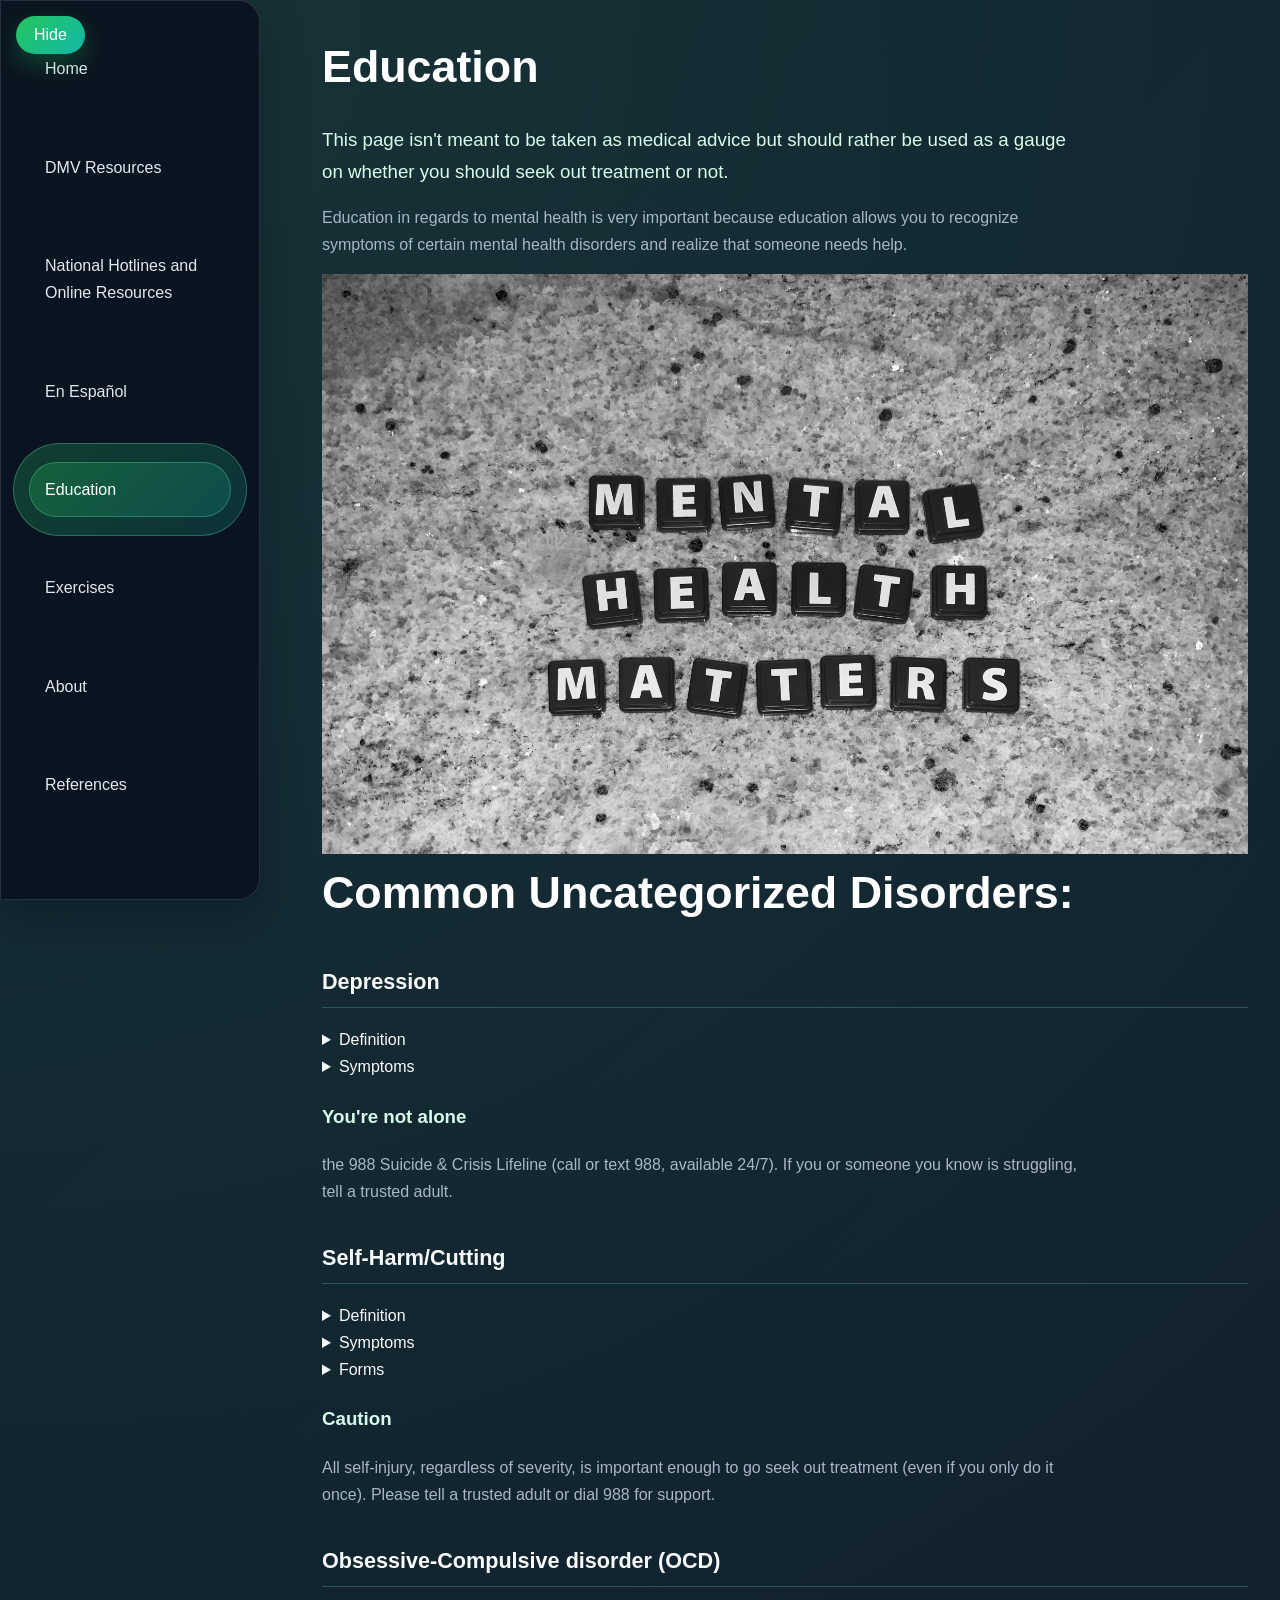
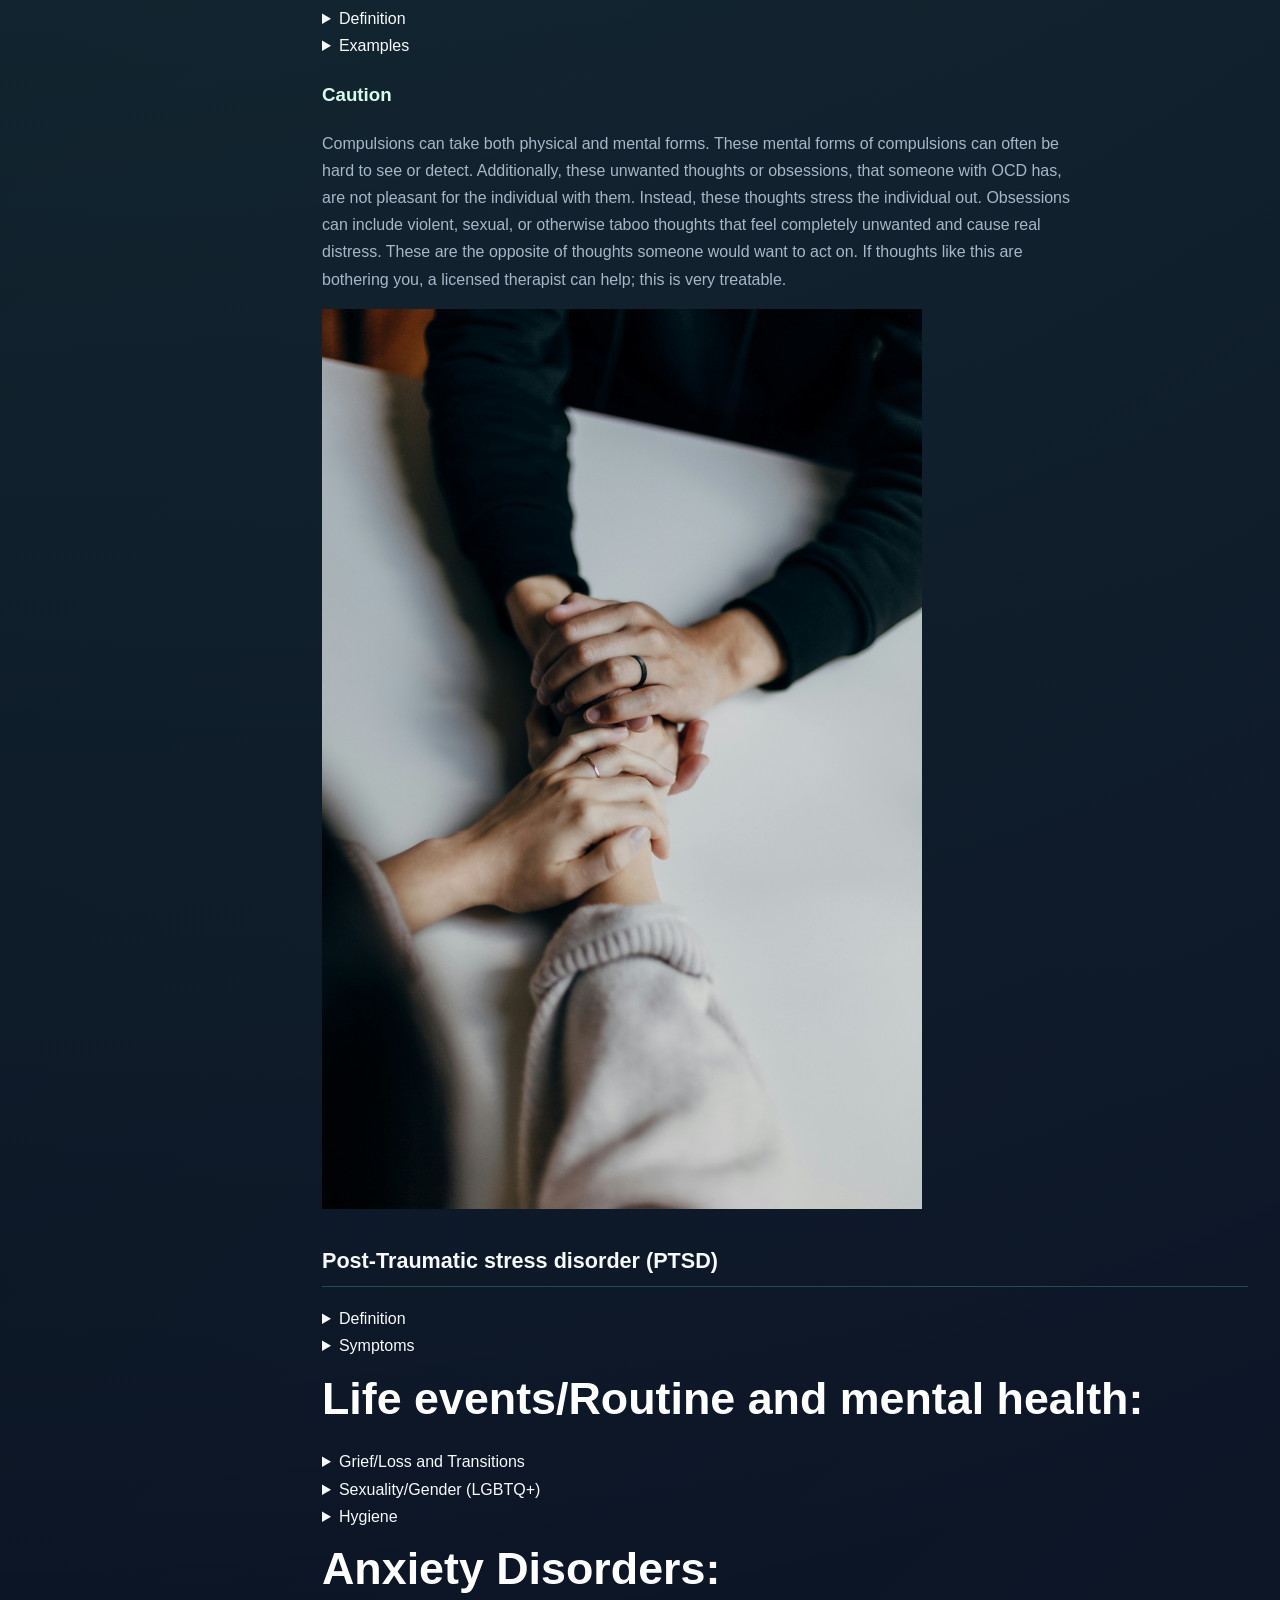
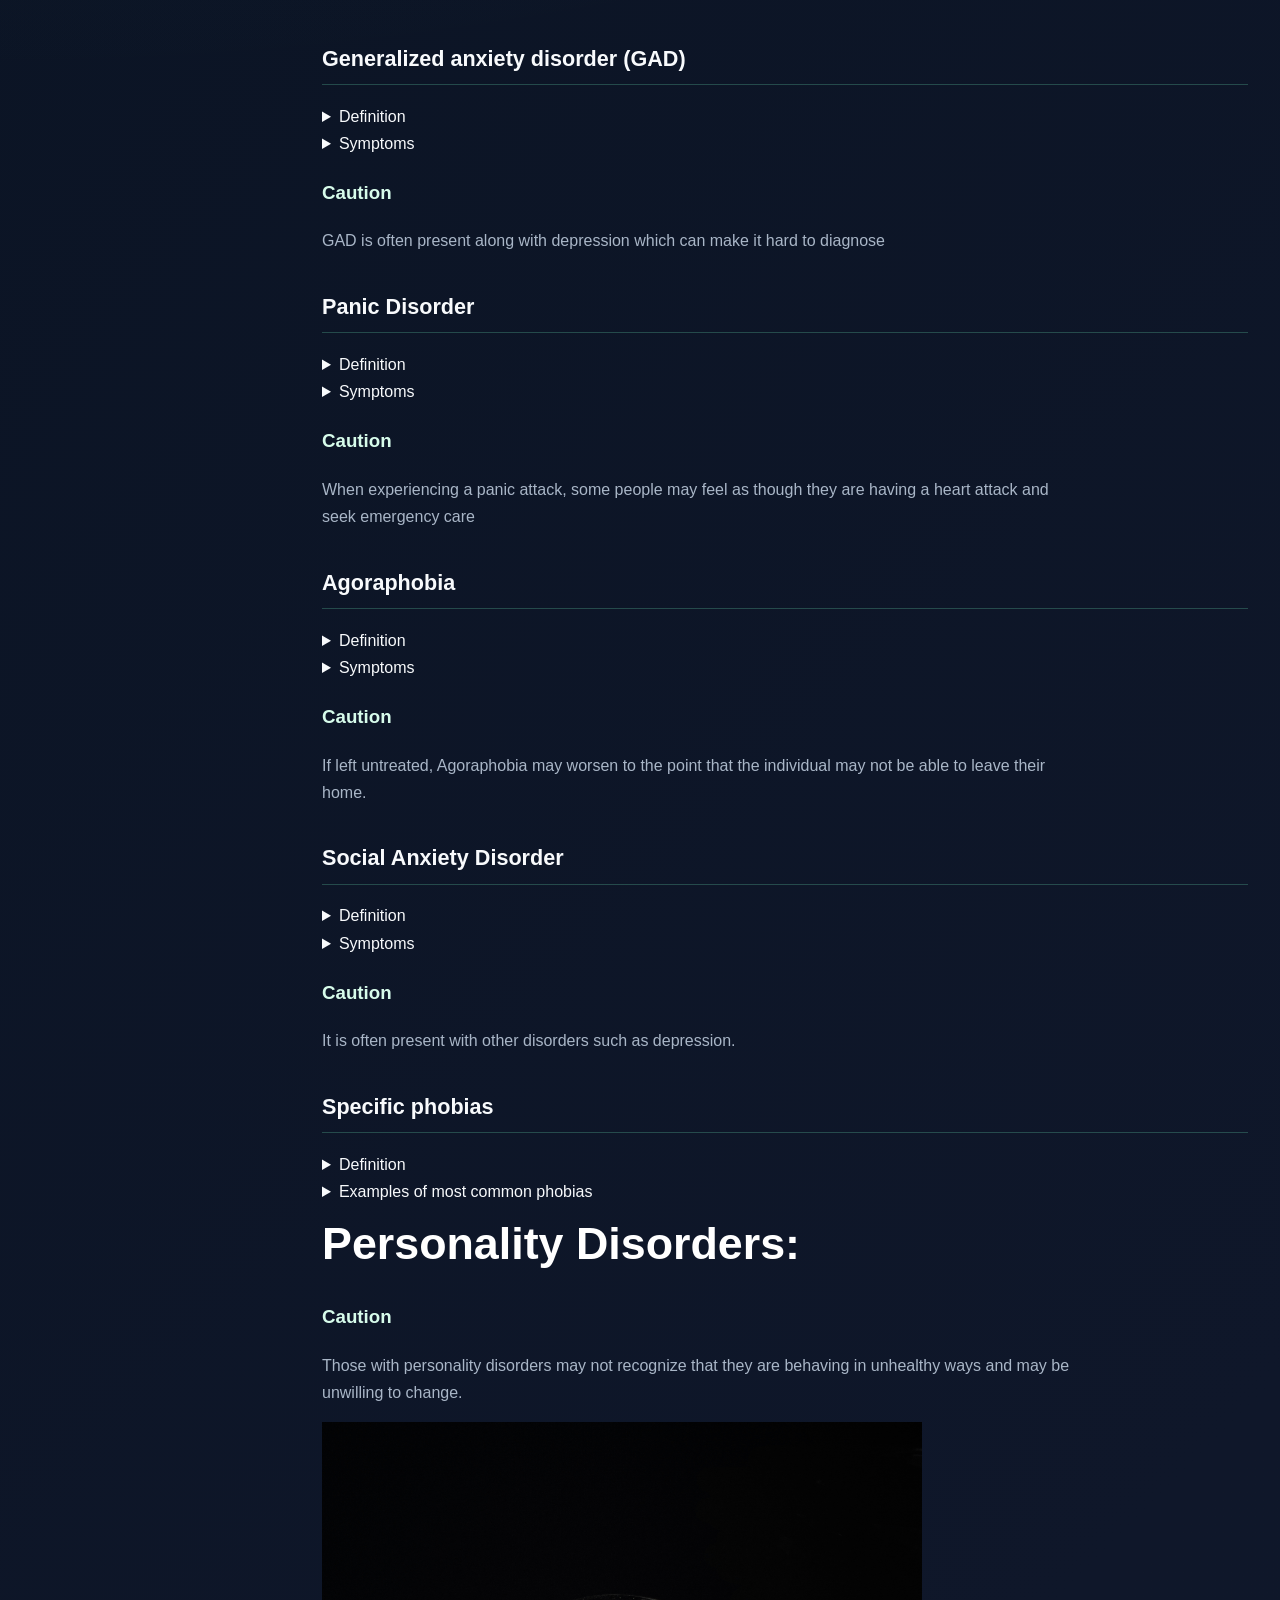
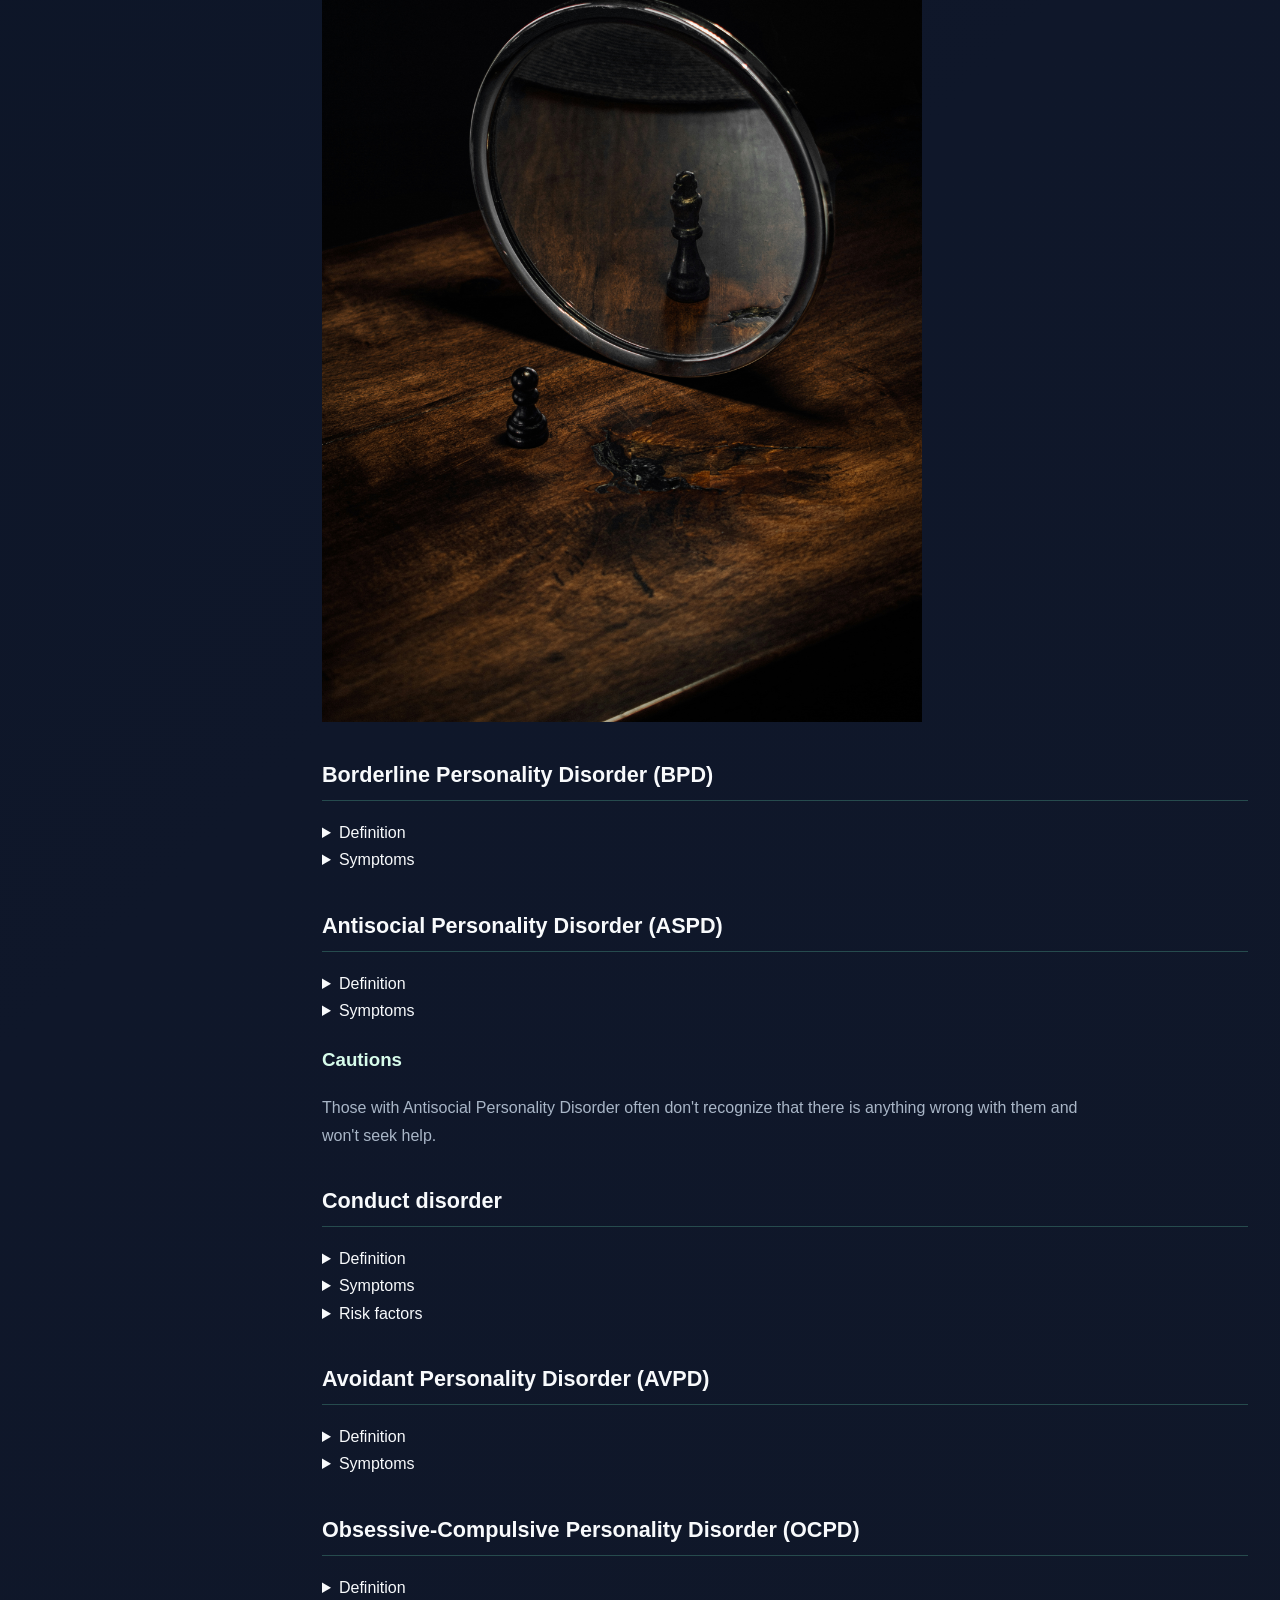
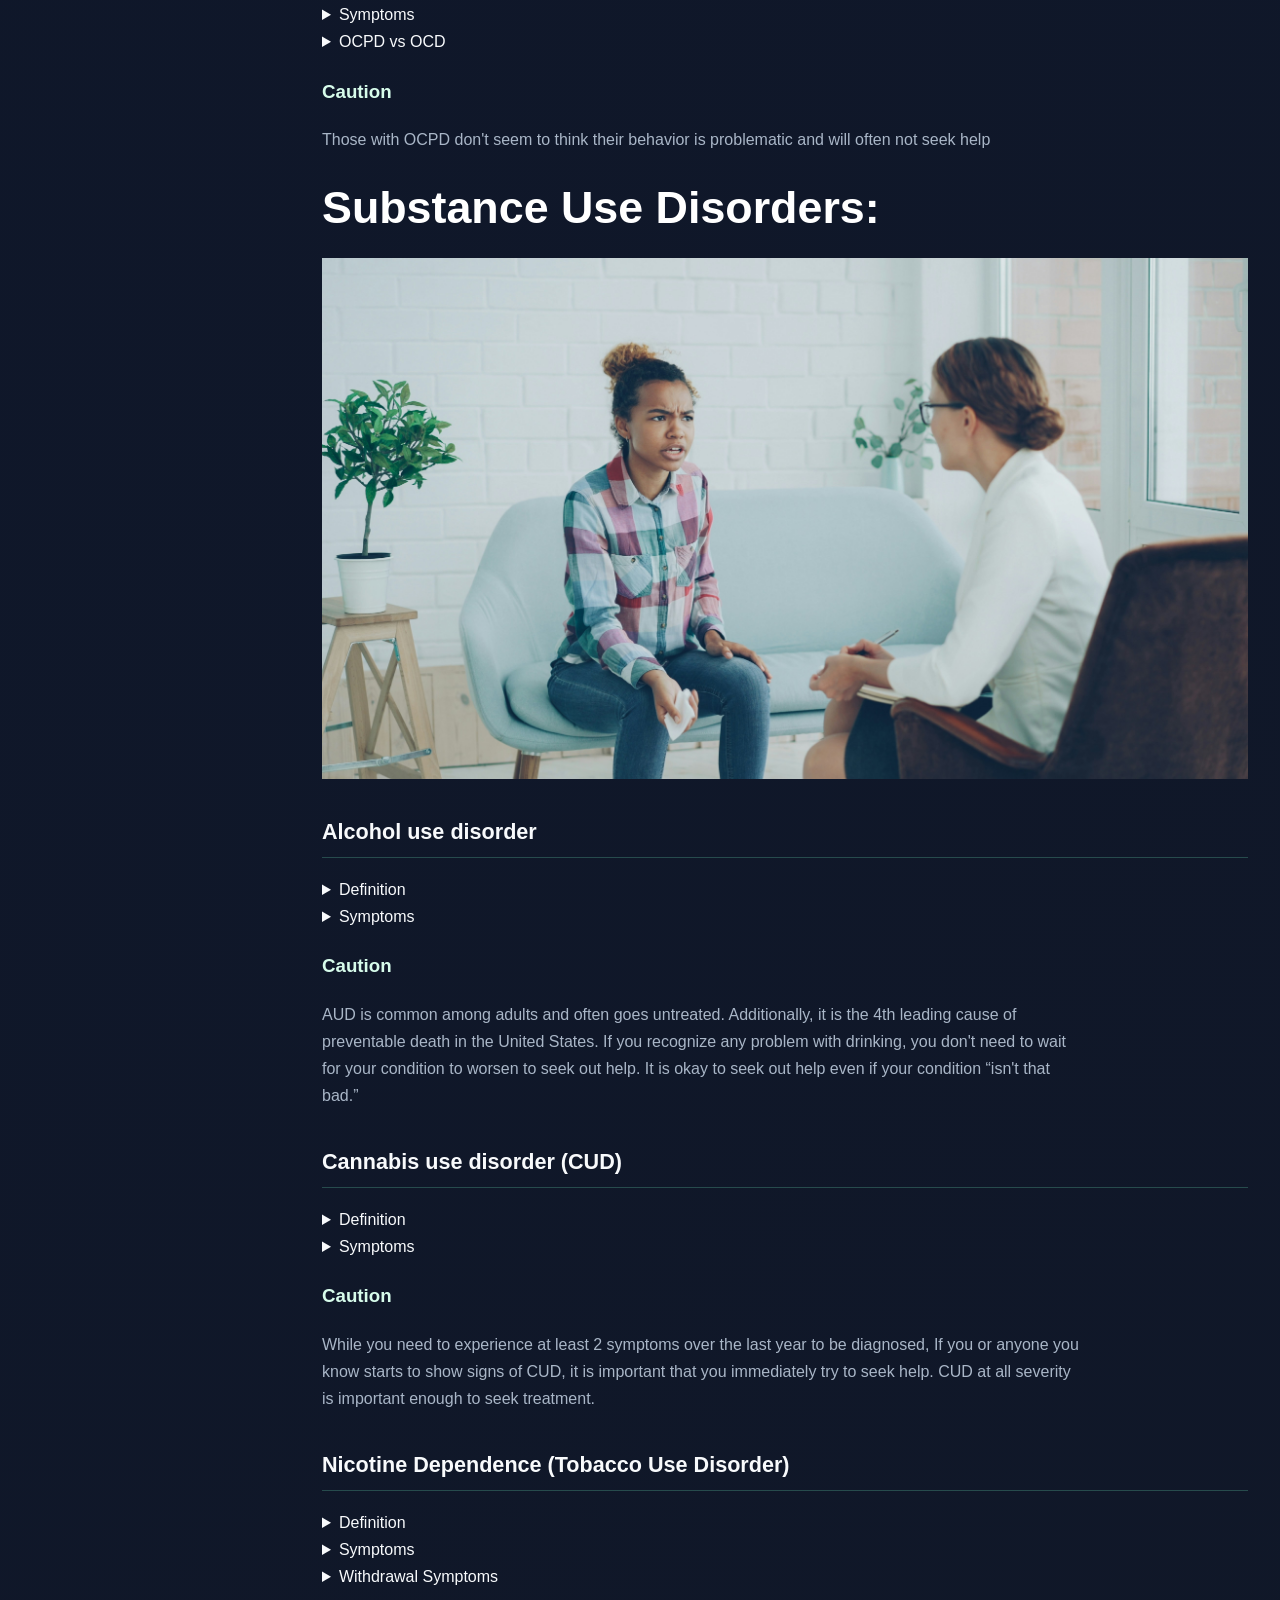
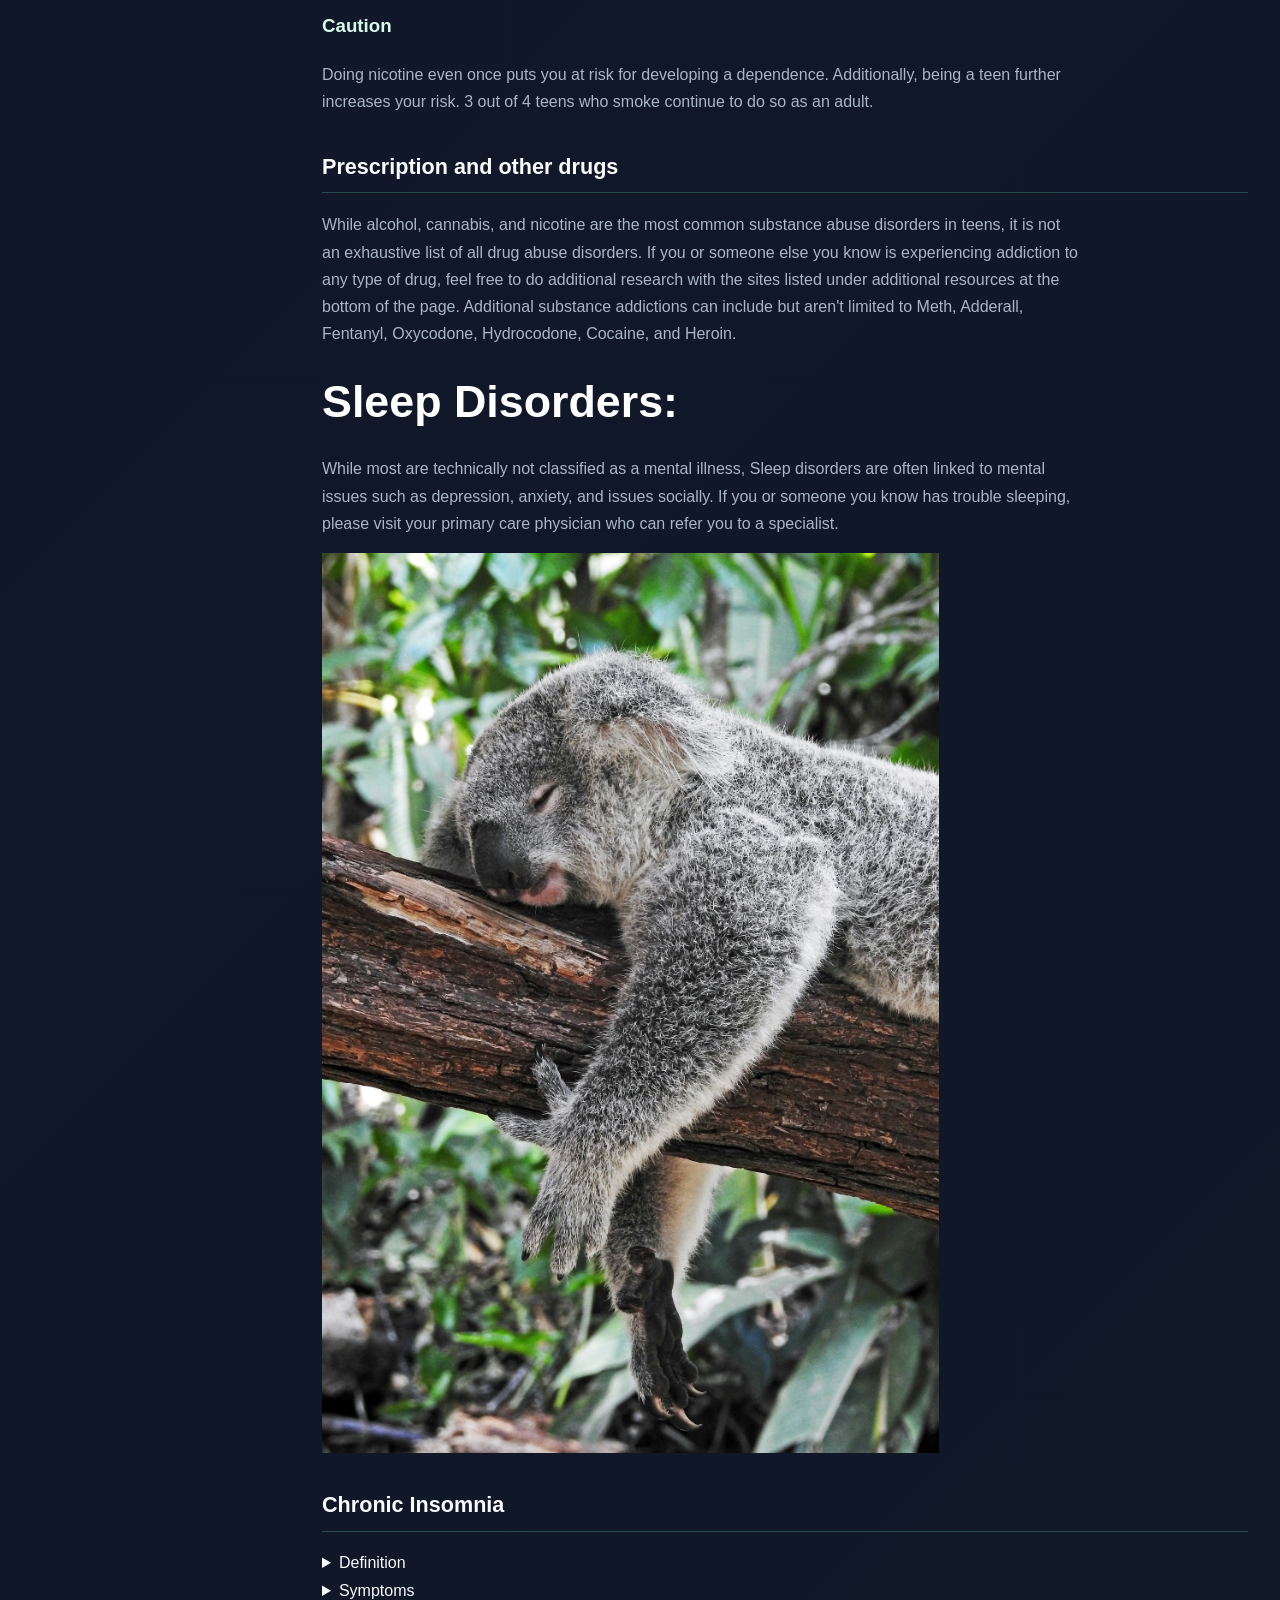
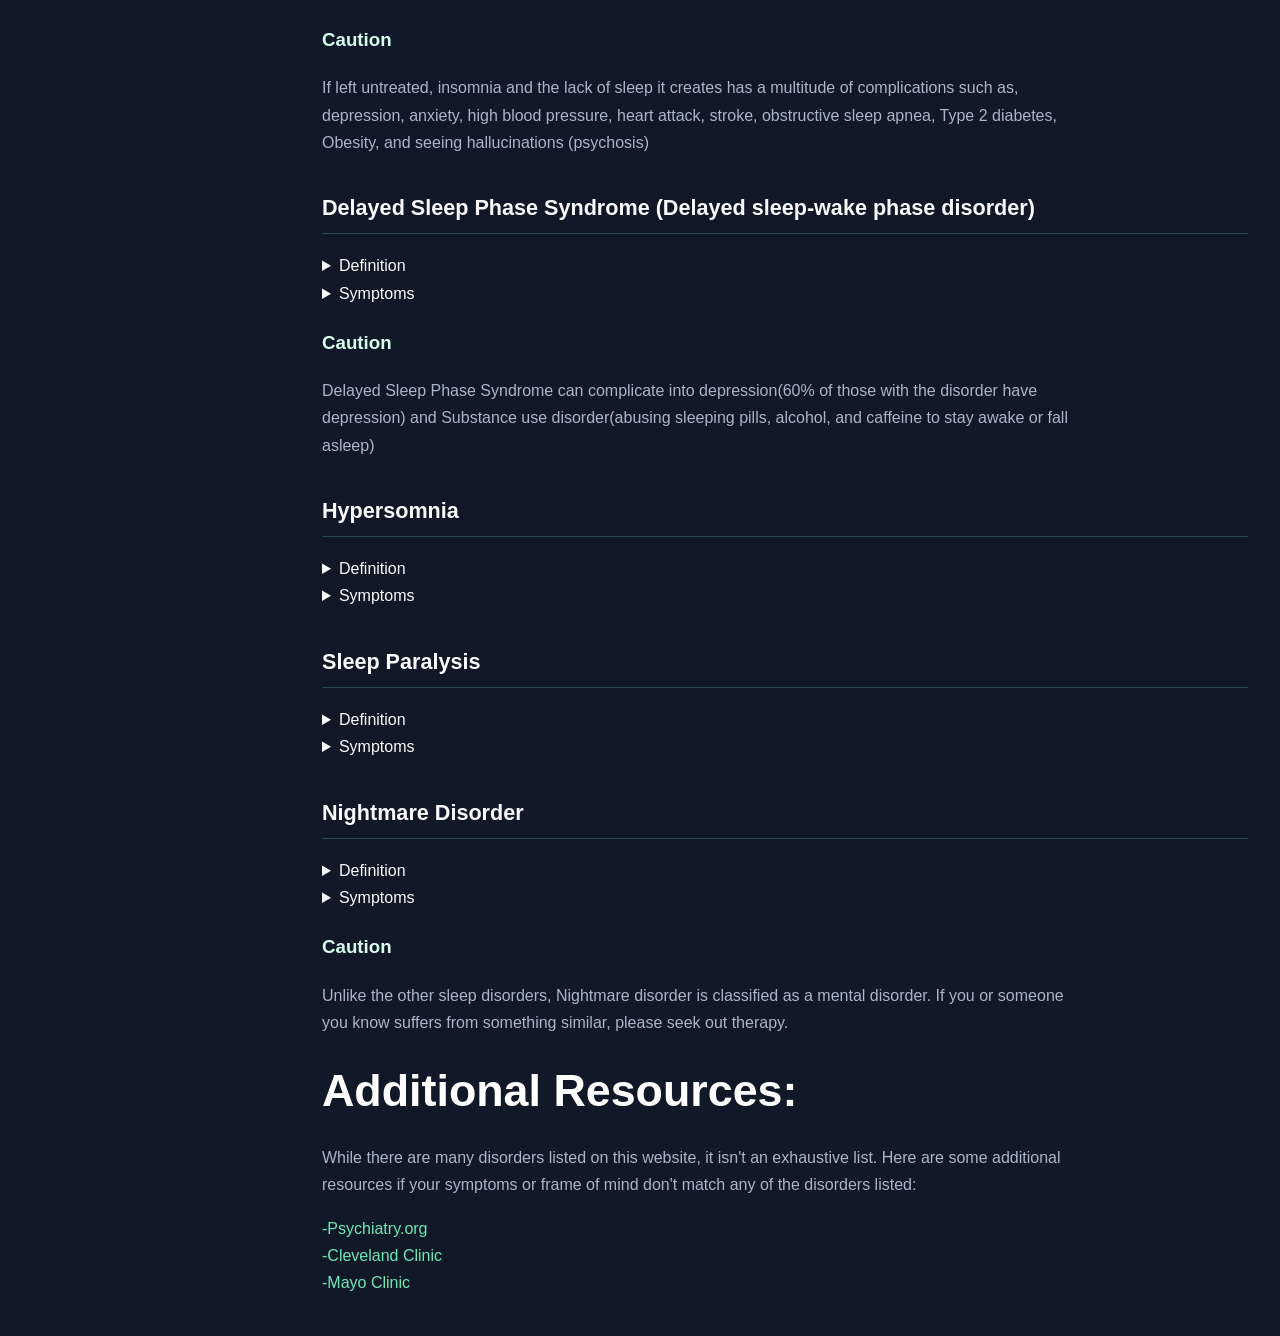
<file: education.html>
<!DOCTYPE html>
<html lang="en">
  <head>
    <title>education</title>
    <link rel="stylesheet" href="style.css">
    <script src="script.js" defer></script>
    <script data-goatcounter="https://druid-of-code.goatcounter.com/count"
        async src="//gc.zgo.at/count.js"></script>
  </head>
  <body>
    <script>
      sessionStorage.getItem("isMCPS") == "true" ? document.title = "Mentalhealth - MCPS" : document.title = "Mentalhealth - DMV"
      function a() {
      sessionStorage.getItem("isMCPS") == "true" ? window.location.href = "warningsigns.html" : window.location.href = "education.html"
      }
    </script>
    <button id="navToggle" class="nav-toggle" aria-label="Toggle navigation">Hide</button>
    <ul class="navlist">
      <li id = "lihome" class="navbar"><a id = "ahome" class="navbar" href="index.html">Home</a></li>
      <li id="liDMV" class="navbar"><a id="aDMV" class="navbar" href="DMV.html">DMV Resources</a></li>
      <li id="liresources" class="navbar"><a id="aresources" class="navbar" href="resources.html">National Hotlines and Online Resources</a></li>
            <li id="liSpanish" class="navbar"><a id="aSpanish" class="navbar" href="Spanish.html">En Español</a></li>
      <li id = "lieducation"class="navbar active"><a id="aeducation" class="navbar active" onclick="a()">Education</a></li>
      <li id = "liexercises" class ="navbar"><a id="aexercises" class = "navbar" href="exercises.html">Exercises</a></li>
      <li id="liAbout" class="navbar"><a id="aAbout" class="navbar" href="About.html">About</a></li>
      <li id = "lireferences" class ="navbar"><a id= "areferences" class = "navbar" href="references.html">References</a></li>
    </ul>
    <div class="main-content">
      <h1>Education</h1>
      <p class="emphasize">This page isn&apos;t meant to be taken as medical advice but should rather be used as a gauge on whether you should seek out treatment or not.</p>
      <p>Education in regards to mental health is very important because education allows you to recognize symptoms of certain mental health disorders and realize that someone needs help.</p>
      <img src="./images/marcel-strauss-fzqxoFJytiE-unsplash.jpg" alt="Photo by Marcel Strauss on Unsplash">
      <h1>Common Uncategorized Disorders:</h1>
    <h2>Depression</h2>
    <details>
    <summary>Definition</summary>
    <p>Depression is the absence of positive emotions in everyday life for a prolonged period of time (over two weeks). This, however, doesn&apos;t mean that an individual with depression cannot experience positive emotion at all. Depression rather refers to the baseline being negative rather than neutral.</p>
    </details>
    <details>
    <summary>Symptoms</summary>
    <ul><li>tearfulness</li>
      <li>irritability</li>
      <li>social withdrawal</li>
      <li>increased pains (both pre-existing and new)</li>
      <li>A lack of libido</li>
      <li>increased fatigue</li>
      <li>less physical activity</li>
      <li>loss of interest and enjoyment in everyday life</li>
      <li>feelings of guilt</li>
      <li>feelings of worthlessness</li>
      <li>feeling like you deserve punishment</li>
      <li>suicidal thoughts</li>
      <li>poor concentration</li>
      <li>pessimism</li>
      <li>lower self-esteem</li>
      <li>lack of confidence</li>
    </ul>
    </details>
    <h3>You&apos;re not alone</h3>
    <p>the 988 Suicide & Crisis Lifeline (call or text 988, available 24/7). If you or someone you know is struggling, tell a trusted adult. </p>
    <h2>Self-Harm/Cutting</h2>
    <details>
      <summary>Definition</summary>
      <p>Hurting or cutting oneself to release tension and cope with difficult emotions. While there is a temporary relief after cutting, the difficult emotions return along with guilt. The self-injury or cutting does not necessarily have to be fatal, but it can turn fatal if left untreated and as the disorder becomes more severe.</p>
    </details>
    <details>
      <summary>Symptoms</summary>
      <ul><li>Scars, especially in patterns</li>
      <li>New wounds constantly</li>
      <li>Burns</li>
      <li>Carrying objects for self-harm with themself</li>
      <li>Wearing long shirts and pants to hide wounds even in the summer</li>
      <li>Getting injured "accidentally" often</li>
      <li>Having a hard time in relationships</li>
      <li>Strong impulsive emotions that can change quickly</li>
      <li>Often talking about desperation, powerlessness and uselessness</li>
      </ul>
    </details>
    <details>
      <summary>Forms</summary>
      <p>Self-injury can take different forms and often follows a repeated pattern. If you notice unexplained injuries, someone covering their skin more than usual, or a friend mentioning hurting themselves, that's reason enough to involve a trusted adult.
</p>
    </details>
    <h3>Caution</h3>
    <p>All self-injury, regardless of severity, is important enough to go seek out treatment (even if you only do it once). Please tell a trusted adult or dial 988 for support.</p>
    <h2>Obsessive-Compulsive disorder (OCD)</h2>
    <details>
    <summary>Definition</summary>
    <p> OCD is characterized by the presence of either Obsessions or compulsions. However, those who have OCD often experience both. Obsessions are sticky pervasive unwanted thoughts that continuously enter the individual&apos;s mind. These thoughts are formed by the individual themselves and not from an external source. Compulsions are repetitive behaviors that the individual would feel forced to perform. A compulsion itself grants temporary fleeting relief but is not pleasurable in and of itself. It is important to try to resist compulsions when one can because the more you give in, the more persistent and strong the compulsions become. An example of the difference between an obsession and a compulsion is an obsession would be fear of contamination from germs, obsessive cleaning would be the compulsion.</p>
    </details>
    <details>
      <summary>Examples</summary>
        <p>Obsessions can take many forms which include but are not limited to, contamination from dirt, germs, bodily fluids, etc; fear of harm(forgot to lock the front door or the locks aren&apos;t enough); obsessive concern with order and symmetry(example: you must eat an even number of everything); obsession of the body and physical symptoms; obsession of religion; Often having sacrilegious or blasphemous thoughts; Sexual thoughts; an urge to hoard useless and worn out things; or violent and aggressive thoughts.
        <br>Compulsions can also take many forms which include but are not limited to, checking(locks for example), cleaning, washing, repeating acts, mental compulsions ( praying obsessively or in a set way), ordering (Things must be in the "right" order), symmetry/exactness, hoarding/collecting, and counting.</p>
      </details>
      <h3>Caution</h3>
      <p>Compulsions can take both physical and mental forms. These mental forms of compulsions can often be hard to see or detect. Additionally, these unwanted thoughts or obsessions, that someone with OCD has, are not pleasant for the individual with them. Instead, these thoughts stress the individual out. Obsessions can include violent, sexual, or otherwise taboo thoughts that feel completely unwanted and cause real distress. These are the opposite of thoughts someone would want to act on. If thoughts like this are bothering you, a licensed therapist can help; this is very treatable.</p>
       <img src="./images/priscilla-du-preez-aPa843frIzI-unsplash.jpg" alt="Photo by Priscilla Du Preez on Unsplash">
      <h2>Post-Traumatic stress disorder (PTSD)</h2>
      <details>
        <summary>Definition</summary>
        <p>A stress disorder that develops in response to traumatic events. It often involves forced re-experiencing of the event in a vivid and distressing way. In order to be diagnosed, symptoms must occur for a month or more.</p>
      </details>
      <details>
        <summary>Symptoms</summary>
        <ul><li>Flashbacks to the event</li>
          <li>nightmares</li>
          <li>repetitive distressing images and other sensory impressions from the event</li>
          <li>Reminders cause intense distress</li>
          <li>hypervigilance for threat</li>
          <li>exaggerated startle responses</li>
          <li>irritability</li>
          <li>difficulty in concentrating</li>
          <li>sleep problems</li>
          <li>avoidance of trauma reminders</li>
          <li>amnesia for the event</li>
          <li>emotional numbing (feeling detached and detaching from life)</li></ul>
      </details>
      <h1>Life events/Routine and mental health:</h1>
    <details>
      <summary>Grief/Loss and Transitions</summary>
      <p>Oftentimes traumatic life events can create temporary trauma that may look like a mental health disorder. For example, the passing of a loved one could make someone very sad for a week. However, it is important to look at the timeline of the disorder you think you have before deciding you probably have it. In the case of this example, the individual would not be classified as having depression as they were only sad for a week and depression lasts at least 2 weeks or more. </p>
      <p class="emphasize">Always Remember, Transitions, like moving to a new house, or Suffering from grief and loss may look like disorders but if the symptoms go away quickly then it isn&apos;t a disorder</p>
    </details>
    <details>
      <summary>Sexuality/Gender (LGBTQ+)</summary>
      <p>There is nothing wrong with being LGBTQ+ or identifying as something you weren&apos;t born with. However, being LGBTQ+ does put individuals at a higher risk of experiencing mental health disorders such as depression, anxiety, Substance abuse disorders, and suicidal thoughts or actions. This is due to some members of society harassing and refusing to accept those in the LGBTQ+ community for who they are. If you or someone you know is in the LGBTQ+ community and is struggling with mental health, please go to or refer them to the Trevor Project. Call them at 1+(866)488-7386, Text “START” to 678-678, or access their website at
      <a href="https://www.thetrevorproject.org/get-help/" target="_blank" rel="noopener noreferrer">https://www.thetrevorproject.org/get-help/</a></p>
    </details>
    <details>
      <summary>Hygiene</summary>
      <p>Those who are struggling with mental health issues will often neglect to take care of themselves. Whether it be no longer brushing their teeth, caring how they look, or eating properly, a lack of hygiene is definitely a sign that something is amiss, and the individual may be struggling with mental health.</p>
    </details>
      <h1>Anxiety Disorders:</h1>
      <h2>Generalized anxiety disorder (GAD)</h2>
    <details>
    <summary>Definition</summary>
    <p>GAD is characterized by excessive anxiety and worry on the majority of days for over 6 months. GAD shows anxiety in everyday life and normal routines. Those with GAD often assume the worst case scenario and fear that things like a simple cold will end up being deadly. GAD is not confined to features of other anxiety disorders like social anxiety.</p>
    </details>
    <details>
    <summary>Symptoms</summary>
    <ul><li>Restlessness</li>
      <li>being easily fatigued</li>
      <li>having difficulty concentrating</li>
      <li>irritability</li>
      <li>muscle tension</li>
      <li>disturbed sleep</li>
      <li>demoralisation</li>
      <li>facing difficulties carrying out normal routines.</li></ul>
    </details>
    <h3>Caution</h3>
    <p>GAD is often present along with depression which can make it hard to diagnose</p>
    <h2>Panic Disorder</h2>
    <details>
    <summary>Definition</summary>
    <p>Having occasional apprehension and panic attacks (strong short-lived anxiety and intense fear) for at least one month. Panic attacks can either be a response to a feared object or seemingly occur for no reason and unexpectedly. Oftentimes those with panic disorders develop agoraphobia.</p>
    </details>
    <details>
    <summary>Symptoms</summary>
    <ul><li>Pounding heart</li>
      <li>rapid heart rate </li>
      <li>numbness or tingling</li>
      <li>sweating</li>
      <li>chills or hot flashes</li>
      <li>trembling or shaking</li>
      <li>nausea</li>
      <li>abdominal pain</li>
      <li>shortness of breath</li>
      <li>smothering sensation</li>
      <li>feeling detached</li>
      <li>chest pain</li>
      <li>fear of losing control</li>
      <li>feeling dizzy</li>
      <li>feeling faint</li>
      <li>feeling light headed</li>
      <li>feeling of choking</li>
      <li>fear of dying</li></ul>
    </details>
    <h3>Caution</h3>
    <p>When experiencing a panic attack, some people may feel as though they are having a heart attack and seek emergency care</p>
    <h2>Agoraphobia</h2>
    <details>
      <summary>Definition</summary>
      <p>Intense fear of situations where it would be hard to deal with panic symptoms or escape the situation or it would be embarrassing to do so.  Additionally, the fear is intensely upsetting or interferes with normal everyday activities. The fear is out of proportion and generally lasts six months or more.</p>
    </details>
    <details>
      <summary>Symptoms</summary>
      <p>Someone with Agoraphobia would experience fear in two or more of these situations: Using public transportation, Being in open spaces, Being in enclosed places, Standing in line or being in a crowd or Being outside the home alone. Additionally, someone with Agoraphobia would actively avoid these situations, require a companion, or endure the intense fear or anxiety.</p>
    </details>
    <h3>Caution</h3>
    <p> If left untreated, Agoraphobia may worsen to the point that the individual may not be able to leave their home.</p>
    <h2>Social Anxiety Disorder</h2>
      <details>
        <summary>Definition</summary>
        <p> It is characterized by intense fear of social situations and impaires the way one performs at either work or school. This intense fear is often related to being judged or embarrassed in front of peers. This leads to the avoidance of social situations. It can be triggered by both real and imagined scrutiny by others. In order to be diagnosed, you must have been experiencing this social anxiety for 6 months or more.</p>
      </details>
      <details>
        <summary>Symptoms</summary>
        <ul><li>Excessive blushing</li>
          <li>sweating</li>
          <li>trembling</li>
          <li>palpitations</li>
          <li>nausea</li>
          <li>panic attacks</li>
          <li>alcohol or drug misuse.</li></ul>
      </details>
      <h3>Caution</h3>
      <p>It is often present with other disorders such as depression.</p>
      <h2>Specific phobias</h2>
      <details>
        <summary>Definition</summary>
        <p>An intense irrational fear created by the presence or anticipation of a feared object or situation. The fear happens immediately after seeing the object or situation. The individual recognizes the fear to be excessive and unreasonable but is still overwhelmed by it. In order to be diagnosed, you must experience this phobia for 6 months or more.</p>
       </details>
      <details>
        <summary>Examples of most common phobias</summary>
        <ul><li>public speaking</li>
          <li>heights</li>
          <li>flying</li>
          <li>injections</li>
          <li>spiders</li>
          <li>etc</li></ul>
      </details>
    <h1>Personality Disorders:</h1>
    <h3>Caution</h3>
    <p>Those with personality disorders may not recognize that they are behaving in unhealthy ways and may be unwilling to change.</p>
    <img src="./images/filip-stary-w2TL2-kKSw0-unsplash.jpg" alt="Photo by filip stary on Unsplash">
    <h2>Borderline Personality Disorder (BPD)</h2>
    <details>
      <summary>Definition</summary>
      <p>Borderline Personality Disorder occurs when an individual shows a pattern of extreme changes in self-image, impulsive actions, and troubled relationships. People with BPD find it hard to control or stop these extreme emotions and impulses. This may cause their relationships with their friends and family to become strained. This disorder can last many years (especially when left unchecked). These extreme changes in behavior and thought are seen in at least 5 of the following situations:</p>
<ul>    <li>A pattern of unstable and intense relationships (Example: switching between loving someone one moment and hating them the next)</li> 
<li>     Panicked efforts to stop someone from leaving them</li> 
<li>     Self-image is often changing drastically (switching between strong self-assurance to low self-esteem)</li> 
<li>     Risky behavior that is fueled by impulse and is often self-damaging (spending sprees, risky sex, substance abuse, reckless driving, binge eating, etc)</li> 
<li>     Pattern of suicidal thought or self-harm</li> 
<li>     Strong spurts of sadness or anxiety that lasts at least a couple hours and rarely a couple days.</li> 
<li>     Feeling empty often (being bored or feeling no sense of purpose)</li> 
<li>     Intense anger that exceeds what is reasonable for the situation or having problems controlling anger (frequent fights, losing your temper, or constant anger)</li> 
<li>     Paranoid thoughts and feelings caused by stress that don&apos;t last long(feeling like others are out to get you) or feeling detached from yourself or the world that, again, doesn&apos;t last long.</li> 
</ul>
    </details>
    <details>
      <summary>Symptoms</summary>
      <ul><li>Unstable relationships</li>
        <li>Intense fears of being abandoned</li>
        <li>impulsive behavior</li>
        <li>extreme emotions such as intense spurts of anger or anxiety.</li></ul>
    </details>
    <h2>Antisocial Personality Disorder (ASPD)</h2>
    <details>
      <summary>Definition</summary>
      <p>A repeated lack of care for the rights of others, their safety and the law. Additionally, the individual will often lie, have an issue with alcohol or drug use, act impulsively, and have little to no sense of guilt. While this particular disorder can only be diagnosed in adults (age 18 or older), those who show symptoms similar to ASPD are diagnosed with Conduct disorder. Additionally, in order to be diagnosed, the individual would need to display symptoms for over 3 years.</p>
    </details>
    <details>
      <summary>Symptoms</summary>
      <p>In order to be diagnosed, an individual would need to exhibit a pattern of lack of care of the rights of others since they were 15, showing at least 3 of the following patterns of behavior:</p>
        <ul><li>Often breaks laws or social norms</li>
        <li>Often lying to others for self gain or for fun</li>
        <li>Often acting impulsive and not being able to plan ahead</li>
        <li>Often in a bad mood and aggressive (several occurrences of physical fights or altercations)</li>
        <li>Often disregards the safety of others or themself</li>
        <li>Often acts irresponsibly</li>
        <li>Lack of guilt (Doesn&apos;t care that they hurt or stole from someone)</li>
      </ul>
    </details>
    <h3>Cautions</h3>
    <p>Those with Antisocial Personality Disorder often don&apos;t recognize that there is anything wrong with them and won&apos;t seek help.</p>
    <h2>Conduct disorder</h2>
    <details>
      <summary>Definition</summary>
      <p> The individual often disregards the rights of other or social conventions. This can appear in the form of hostility towards other people, animals, and destroying the possessions of others, which could cause the individual to get in trouble with the law. Conduct disorder is not diagnosed past the age of 18 and the most impactful symptoms tend to develop during middle school, freshman year, or sophomore year. Typically, symptoms appear before the age of 16, but it is still possible for them to develop them afterwards.</p>
    </details>
    <details>
      <summary>Symptoms</summary>
      <p>An individual with Conduct disorder will consistently do 1 of the following in the last 6 months and 3 of the following in the last year:</p>
      <ul><li>Bullying/intimidating</li>
        <li>Starting fights</li>
        <li>Using Weapons</li>
        <li>Ruthlessness to people or animals</li>
        <li>Sexual violence</li>
        <li>Purposely setting fires</li>
        <li>Vandalizing</li>
        <li>Stealing</li>
        <li>Breaking into homes</li>
        <li>Exploiting others</li>
        <li>Running away from home</li>
        <li>Skipping school</li>
        <li>Staying out late</li>
      </ul>
    </details>
    <details>
      <summary>Risk factors</summary>
      <p>Several environmental factors can make a child more likely to develop conduct disorder. This includes having strict parents, seeing or experiencing physical or sexual abuse as a child, having a volatile upbringing, the mother drinking during pregnancy, the parents abusing alcohol and commiting crimes during childhood, and experiencing poverty.</p>
    </details>
    <h2>Avoidant Personality Disorder (AVPD)</h2>
    <details>
      <summary>Definition</summary>
      <p>AVPD is characterized by an extremely low self-esteem and a high sensitivity to criticism. People with this disorder generally try to avoid being social, caused by their terror of rejection. Unlike Social Anxiety disorder, which has the same avoidant behavioral pattern, AVPD avoids being social due to lack of self-worth rather than anxiety. However, it is also possible to have both disorders at the same time. In order to be diagnosed, it must be shown that how the individual acts is problematic and not changing over time. Typically, it is not dignosed before 18.</p>
    </details>
    <details>
      <summary>Symptoms</summary>
      <ul>
        <li>Rather be alone then with people because of the individual&apos;s fear of rejection (Main symptom)</li>
        <li>Seeing yourself as lesser (low self-esteem)</li>
        <li>Fixate on and worry too much about criticism or disapproval</li>
        <li>Hesitant to interact with others if the individual isn&apos;t certain that they will like them.</li>
        <li>Becoming nervous about interacting with others (extreme anxiety)</li>
        <li>Avoiding situations that require social interaction</li>
        <li>Being quiet and self-conscious during social interactions due to the fear of humiliating themselves.</li>
        <li>Thinking that feedback is almost always negative even if it was intended to be positive</li>
        <li>Overstating possible future problems</li>
        <li>Rarely tries anything out of their comfort zone</li>
      </ul>
    </details>
    <h2>Obsessive-Compulsive Personality Disorder (OCPD)</h2>
    <details>
      <summary>Definition</summary>
      <p>OCPD is characterized by the inability to compromise or change one&apos;s ways of doing things. This can end up straining relationships and finishing tasks. Someone with OCPD has a hyper fixation on perfectionism, organization, and control. Everything needs to be done their way, and they refuse to compromise or be flexible. They also have unwavering beliefs. In order to be diagnosed, there must be a consistent pattern of this behavior.</p>
    </details>
    <details>
      <summary>Symptoms</summary>
      <ul><li>Focusing on and requiring others to follow the details, rules, and organization that they decided upon</li>
        <li>Their perfectionism inhibits their ability to get things done</li>
        <li>Excessive focus on work and output. This can limit time for relationships (familial, romantic, and platonic) as well as hobbies.</li>
        <li>Extreme doubt and inability to make a decision</li>
        <li>Excessive care to prevent “failure” (or what they think is failure)</li>
        <li>Being stiff and stubborn about the way things are done and their beliefs</li>
        <li>Can&apos;t compromise</li>
        <li>Hoarding objects (even those without value, sentimental or otherwise)</li>
        <li>Having a hard time working with people or letting them complete tasks on their own unless they do exactly what the individual with OCPD says.</li>
        <li>Often focusing on a single thing</li>
        <li>Recognizing everything as either black or white</li>
        <li>It&apos;s hard to deal with criticism</li>
        <li>Concentrates excessively on imperfections in others</li>
      </ul>
    </details>
    <details>
      <summary>OCPD vs OCD</summary>
      <p>While they sound similar, these disorders are vastly different. OCD is characterized by intrusive thoughts and compulsions, while OCPD is about perfectionism and having things done the “right way.” Additionally, those with OCD tend to realize that they have a problem, while those with OCPD don&apos;t recognize that anything is wrong.</p>
    </details>
    <h3>Caution</h3>
    <p>Those with OCPD don&apos;t seem to think their behavior is problematic and will often not seek help</p>
    <h1>Substance Use Disorders:</h1>
    <img src="./images/vitaly-gariev-K_MSe-zglGI-unsplash.jpg" alt="Photo by Vitaly Gariev on Unsplash">
    <h2>Alcohol use disorder</h2>
    <details>
      <summary>Definition</summary>
      <p>Excessive drinking to a point where it can&apos;t be controlled and inhibits functioning at work, school, or in relationships involving family.</p>
    </details>
    <details>
      <summary>Symptoms</summary>
      <p>Experiencing at least 2 of these symptoms in the past year is an indicator that you have AUD:</p>
      <ul><li>Drinking more or for longer than planned</li>
      <li>Unable to control substance use or cut down usage</li>
      <li>Craving alcohol(can&apos;t think of other things)</li>
      <li>Drinking even when it inhibits functioning at home, school, or work</li>
      <li>Keep drinking when it is straining relationships with family or friends</li>
      <li>Stop attending valuable social, professional, or fun activities in order to drink</li>
      <li>Continuously using alcohol in dangerous places where you can be harmed physically</li>
      <li>Having a tolerance to alcohol (needing to drink more to get drunk)</li>
      <li>Going through withdrawals when stopping alcohol usage (trembling, jittery, queasiness, or sweating)</li>
    </ul>
    </details>
    <h3>Caution</h3>
    <p>AUD is common among adults and often goes untreated. Additionally, it is the 4th leading cause of preventable death in the United States. If you recognize any problem with drinking, you don&apos;t need to wait for your condition to worsen to seek out help. It is okay to seek out help even if your condition “isn&apos;t that bad.”</p>
    <h2>Cannabis use disorder (CUD)</h2>
    <details>
      <summary>Definition</summary>
      <p>Often using cannabis to the extent that it impairs parts of your life (health, relationships, etc). The user will typically experience a strong craving to use cannabis, a higher tolerance than normal, and having withdrawals. The disorder can be mild, moderate, or severe with the highest form being addiction. Cannabis is defined as any good with significant amounts of tetrahydrocannabinol (THC) compound, most typically marijuana(weed).</p>
    </details>
    <details>
      <summary>Symptoms</summary>
      <ul><li>Doing more cannabis then you originally planned to do</li>
        <li>Intense craving to use cannabis</li>
        <li>Trying to limit cannabis use and failing</li>
        <li>Devoting tons of time to obtaining, using, or recuperating from the effects of cannabis</li>
        <li>Can&apos;t complete responsibilities in all areas of life due to cannabis use</li>
        <li>Continuing to do cannabis even when it damages relationships</li>
        <li>Giving up social, job-related, and fun activities to do cannabis</li>
        <li>Continuously doing cannabis even if it is dangerous to do so(Example: Doing it while driving a car)</li>
        <li>Keep doing cannabis even if it is triggering or worsening a physical or mental issue</li>
        <li>Having a tolerance to cannabis (need more for same effect)</li>
        <li>Going through withdrawals when you don&apos;t take cannabis</li>
        <li>Confusion</li>
        <li>Memory loss</li>
        <li>Hard time learning new things</li>
        <li>Hallucinating</li>
        <li>Pushing away friends and family</li>
        <li>Having mood swings</li>
        <li>Getting defensive when someone tells you that you have an issue with cannabis</li>
        <li>Caring less about how you look</li>
        <li>Hiding cannabis use</li>
      </ul>
    </details>
    <h3>Caution</h3>
    <p>While you need to experience at least 2 symptoms over the last year to be diagnosed, If you or anyone you know starts to show signs of CUD, it is important that you immediately try to seek help. CUD at all severity is important enough to seek treatment.</p>
    <h2>Nicotine Dependence (Tobacco Use Disorder)</h2>
    <details>
      <summary>Definition</summary>
      <p>Being accustomed to having nicotine in your system. This can be through a physical dependence (experiencing withdrawals when you don&apos;t take it) or a mental dependence (requiring it to go through day to day activities, in your routine). Nicotine is a stimulant and is typically in cigarettes, vapes, cigars, zyns, etc.</p>
    </details>
    <details>
      <summary>Symptoms</summary>
      <ul><li>Needing nicotine to go through your day normally</li>
      <li>Being unhappy, anxious, or cranky</li>
      <li>Going through withdrawals (uneasiness or hard time sleeping)</li>
      <li>Requiring tons of nicotine to feel content</li>
      <li>Being aware of the risks and still doing nicotine</li>
      <li>Desiring to quit but can&apos;t</li>
      </ul>
    </details>
    <details>
      <summary>Withdrawal Symptoms</summary>
      <p>Physical:</p>
      <ul><li>Chest heaviness</li>
      <li>Hard time sleeping</li>
      <li>Feeling light-headed</li>
      <li>Stomach/bowel issues</li>
      <li>Headaches</li>
      <li>Feeling more hungry and gaining weight</li>
      <li>Coughing, dry mouth, throat hurts, and mucus stuck in throat(Nasal drip)</li>
      <li>Queasiness</li></ul>
      <p>Mental:</p>
      <ul><li>Feeling lazy, anxious, jittery, or upset</li>
      <li>Can&apos;t focus</li>
      <li>Experiencing depression or sadness</li>
      </ul>
    </details>
    <h3>Caution</h3>
    <p>Doing nicotine even once puts you at risk for developing a dependence. Additionally, being a teen further increases your risk. 3 out of 4 teens who smoke continue to do so as an adult.</p>
    <h2>Prescription and other drugs</h2>
    <p>While alcohol, cannabis, and nicotine are the most common substance abuse disorders in teens, it is not an exhaustive list of all drug abuse disorders. If you or someone else you know is experiencing addiction to any type of drug, feel free to do additional research with the sites listed under additional resources at the bottom of the page. Additional substance addictions can include but aren&apos;t limited to Meth, Adderall, Fentanyl, Oxycodone, Hydrocodone, Cocaine, and Heroin.</p>
    <h1>Sleep Disorders:</h1>
    <p>While most are technically not classified as a mental illness, Sleep disorders are often linked to mental issues such as depression, anxiety, and issues socially. If you or someone you know has trouble sleeping, please visit your primary care physician who can refer you to a specialist.</p>
    <img src="./images/david-clode-Yg_sNKOiXvY-unsplash.jpg" alt="Photo by David Clode on Unsplash">
    <h2>Chronic Insomnia</h2>
    <details>
      <summary>Definition</summary>
      <p>Having a difficult time going to sleep or staying asleep. In order for it to be chronic, the insomnia has to last at least 3 months. Additionally, the lack of sleep impacts your ability to function at your peak.</p>
    </details>
    <details>
      <summary>Symptoms</summary>
      <ul><li>Hard time sleeping</li>
      <li>Waking up during the night then going back to sleep (most common)</li>
      <li>Waking up before you need to and not being able to fall asleep again</li>
      <li>Feeling poorly, fatigued, or sleepy</li>
      <li>Slow reaction time</li>
      <li>Hard time remembering things</li>
      <li>Having a hard time concentrating or thinking</li>
      <li>Changes in mood (depression, anxiety, or grumpiness)</li>
      <li>Hard time participating in activities of all form</li>
      </ul>
    </details>
    <h3>Caution</h3>
    <p>If left untreated, insomnia and the lack of sleep it creates has a multitude of complications such as, depression, anxiety, high blood pressure, heart attack, stroke, obstructive sleep apnea, Type 2 diabetes, Obesity, and seeing hallucinations (psychosis)</p>
    <h2>Delayed Sleep Phase Syndrome (Delayed sleep-wake phase disorder)</h2>
    <details>
      <summary>Definition</summary>
      <p> Being unable to regulate when you fall asleep, so you stay up at least 2 hours past what time you&apos;d like to fall asleep. This leads to tiredness during the day and inhibits the individual&apos;s ability to function properly. You may think you&apos;re a “night owl” but night owls do not have this problem. Additionally, a typical week of sleep for an individual with this syndrome will look like the following: Short nights (without breaks) during the week followed by sleeping in late during the weekend. In order to be diagnosed, this must occur for at least 3 months.</p>
    </details>
    <details>
      <summary>Symptoms</summary>
      <ul><li>Can&apos;t go to sleep at wanted bedtime or at a time society thinks is normal</li>
      <li>Hard time getting up at wanted time or at a time society thinks is normal</li>
      <li>Very sleepy during the day</li>
      <li>Hard time remembering things and concentrating</li>
      <li>Changes in feelings/actions (being annoyed more easily)</li>
      </ul>
    </details>
    <h3>Caution</h3>
    <p>Delayed Sleep Phase Syndrome can complicate into depression(60% of those with the disorder have depression) and Substance use disorder(abusing sleeping pills, alcohol, and caffeine to stay awake or fall asleep)</p>
    <h2>Hypersomnia</h2>
    <details>
      <summary>Definition</summary>
      <p>Hypersomnia is defined as feeling extremely sleepy during the day without being able to control it. Hypersomnia goes beyond just feeling a little tired or wanting to take a nap. It is uncontrollable and can lead to the individual falling asleep involuntarily multiple times a day. This can affect all areas of your life including being able to go to school or work, relationships of all types, and puts you at higher risk of suffering from injuries or accidents. In order to be diagnosed, this must occur for 3 months or more.</p>
    </details>
    <details>
      <summary>Symptoms</summary>
      <ul><li>Anxiety, being annoyed easily</li>
      <li>Often feeling really sleepy during the daytime</li>
      <li>Lower energy</li>
      <li>Hard time waking up either after a nap or in the morning</li>
      <li>Being confused or upset when awoken</li>
      <li>Hallucinating</li>
      <li>Headaches</li>
      <li>Loss of appetite</li>
      <li>Hard time remembering things</li>
      <li>Restlessness</li>
      <li>Sleep paralysis</li>
      <li>Sleeping 11+ hours and still feeling tired</li>
      <li>Daytime naps don&apos;t help tiredness</li>
      <li>Hard time concentrating</li>
      </ul>
    </details>
    <h2>Sleep Paralysis</h2>
    <details>
      <summary>Definition</summary>
      <p> Being unable to move right before falling asleep or right after waking up. It can last from a few seconds up to a few minutes. Sleep Paralysis, while not dangerous in and of itself, often causes anxiety during the episode, which can make an individual scared of going to sleep. It can also be a symptom of other sleep disorders. There is no timeline for it to be diagnosed. If it is problematic then seek treatment.</p>
    </details>
    <details>
      <summary>Symptoms</summary>
      <p>During an episode, the following can occur:</p>
      <ul><li>Can&apos;t move arms or legs</li>
      <li>Can&apos;t Speak</li>
      <li>Feeling suffocated</li>
      <li>Feeling out of body</li>
      <li>Hallucinating(Someone dangerous in room)</li>
      <li>Sleepy during the day</li>
      </ul>
      <p>You may feel:</p>
      <ul><li>Scared</li>
      <li>Alarmed</li>
      <li>Powerless</li>
      </ul>
    </details>
    <h2>Nightmare Disorder</h2>
    <details>
      <summary>Definition</summary>
      <p>Commonly having nightmares that cause anxiety, disturb sleep, make it hard to work during the day, or produce dread of sleeping. Having nightmares every once in a while isn&apos;t worrisome, however if you experience the symptoms below or experience nightmares consistently then seek treatment.</p>
    </details>
    <details>
      <summary>Symptoms</summary>
      <ul><li>The nightmares make you wake up and you can&apos;t go back to sleep</li>
      <li>They happen often</li>
      <li>Can&apos;t function properly during the daytime due to distress or anxiety</li>
      <li>Constant fear</li>
      <li>Scared of going to sleep because you don&apos;t want another nightmare</li>
      <li>Can&apos;t think or remember things well and constantly thinking of the nightmare</li>
      <li>Tired during the day</li>
      <li>Issues with doing work, doing schoolwork or interacting with others</li>
      <li>Behavioral issues about bedtime or the dark</li>
      </ul>
    </details>
    <h3>Caution</h3>
    <p>Unlike the other sleep disorders, Nightmare disorder is classified as a mental disorder. If you or someone you know suffers from something similar, please seek out therapy.</p>
      <h1>Additional Resources:</h1>
      <p>While there are many disorders listed on this website, it isn&apos;t an exhaustive list. Here are some additional resources if your symptoms or frame of mind don&apos;t match any of the disorders listed:</p>
      <a href="https://www.psychiatry.org/" target="_blank" rel="noopener noreferrer">-Psychiatry.org</a><br>
      <a href="https://my.clevelandclinic.org/" target="_blank" rel="noopener noreferrer">-Cleveland Clinic</a><br>
      <a href="https://www.mayoclinic.org/" target="_blank" rel="noopener noreferrer">-Mayo Clinic</a>
    </div>
  </body>
</html>
</file>
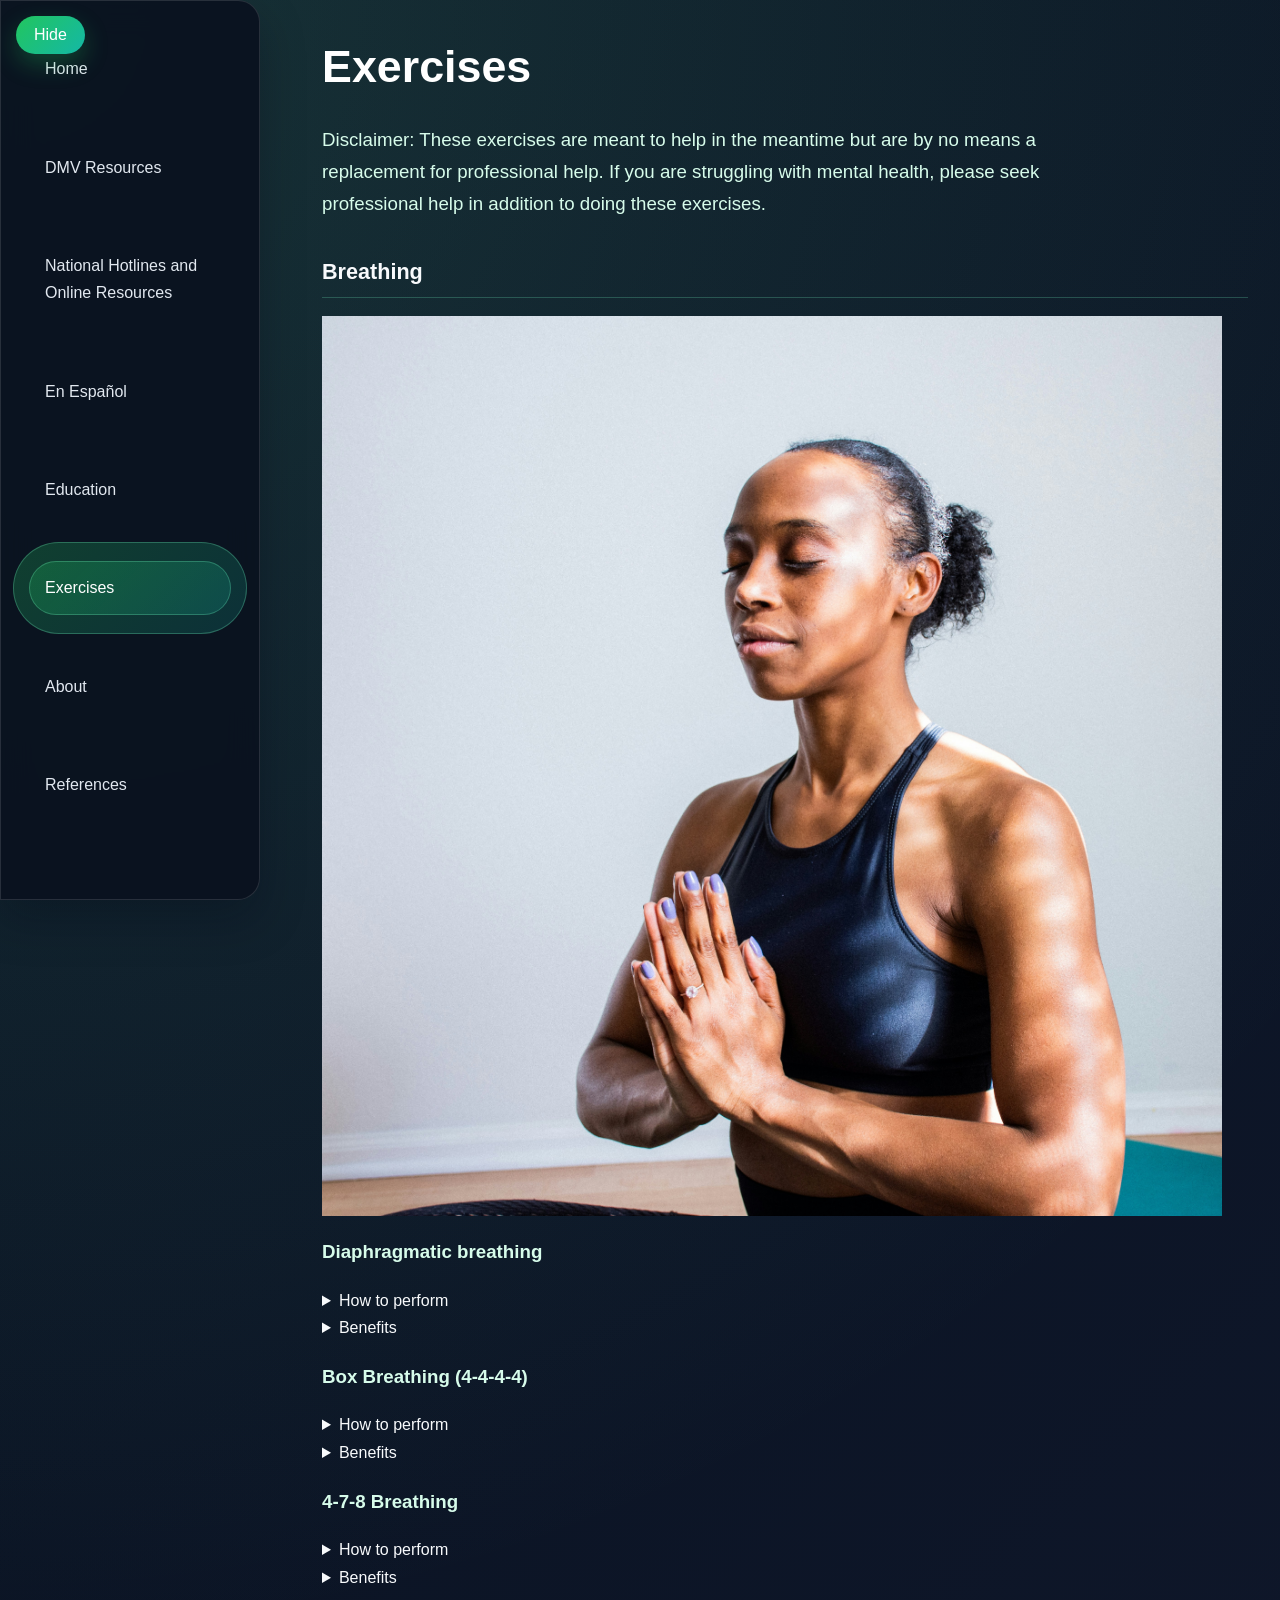
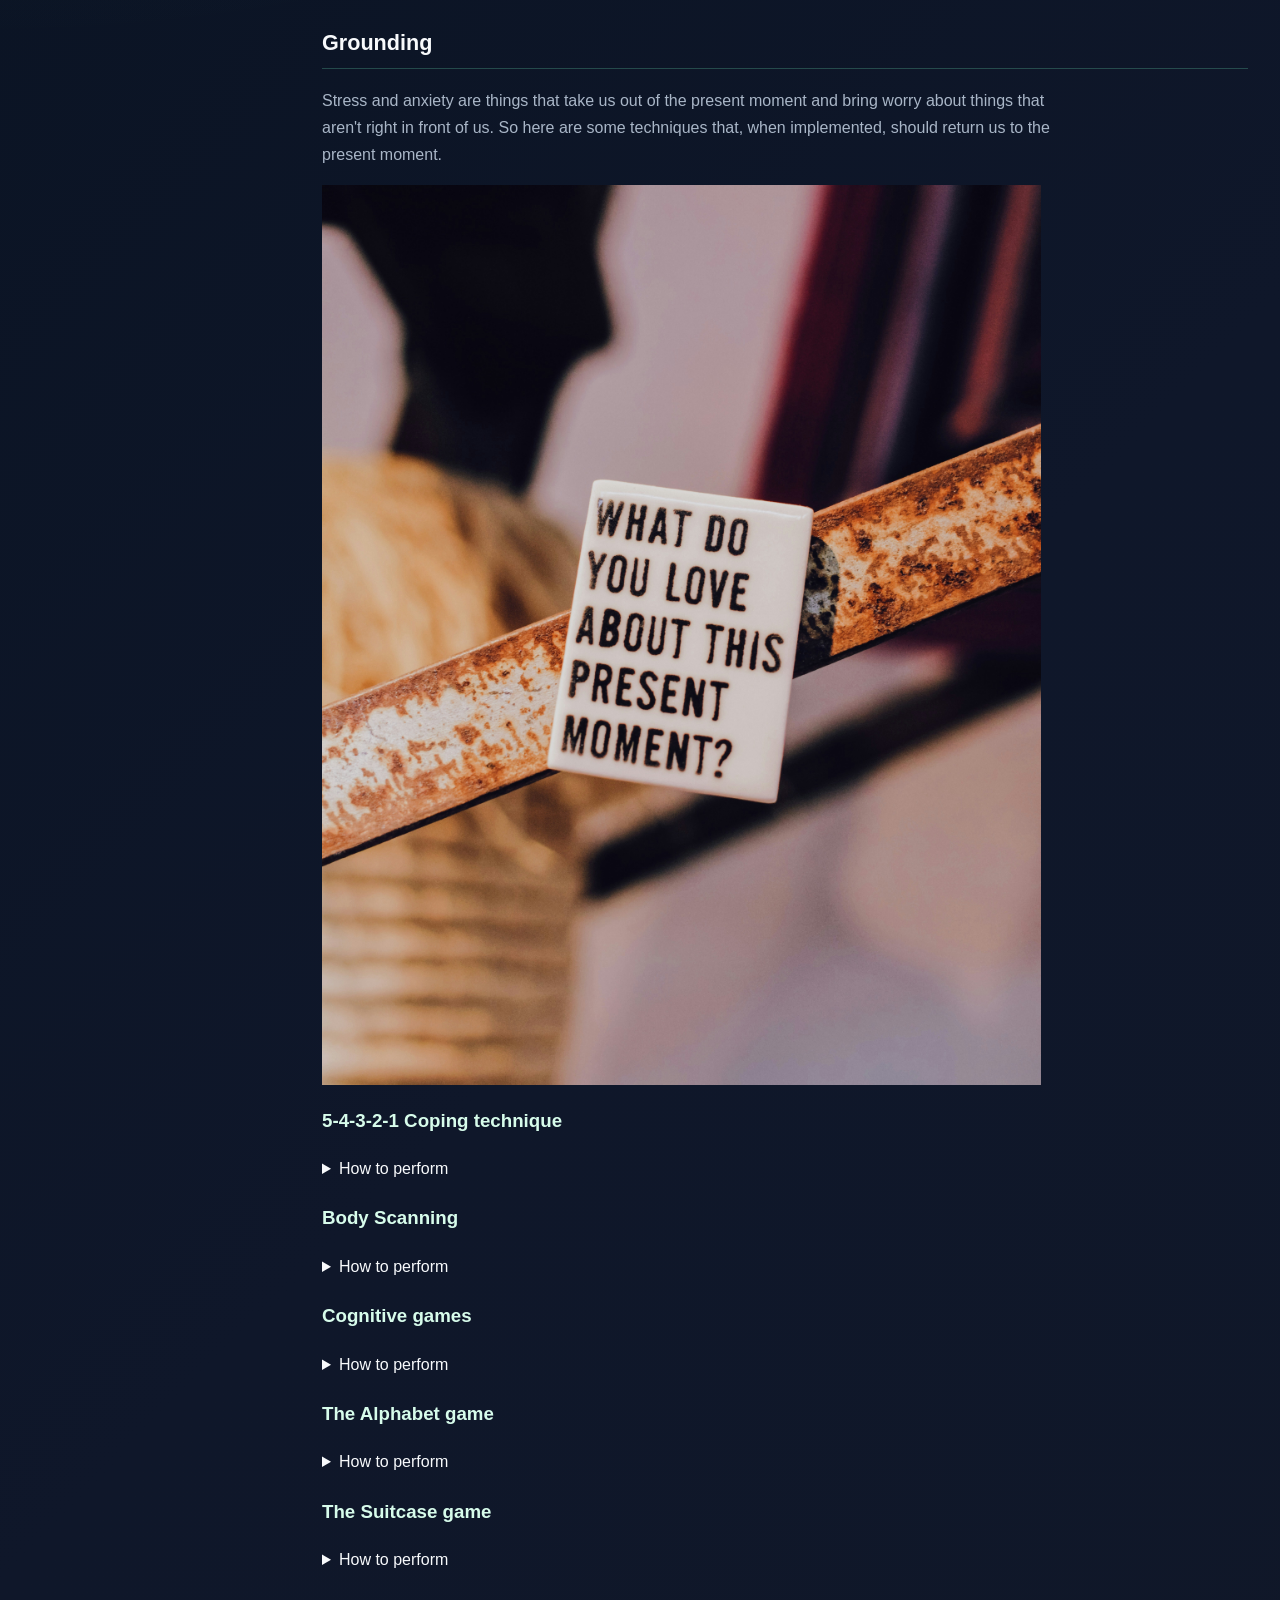
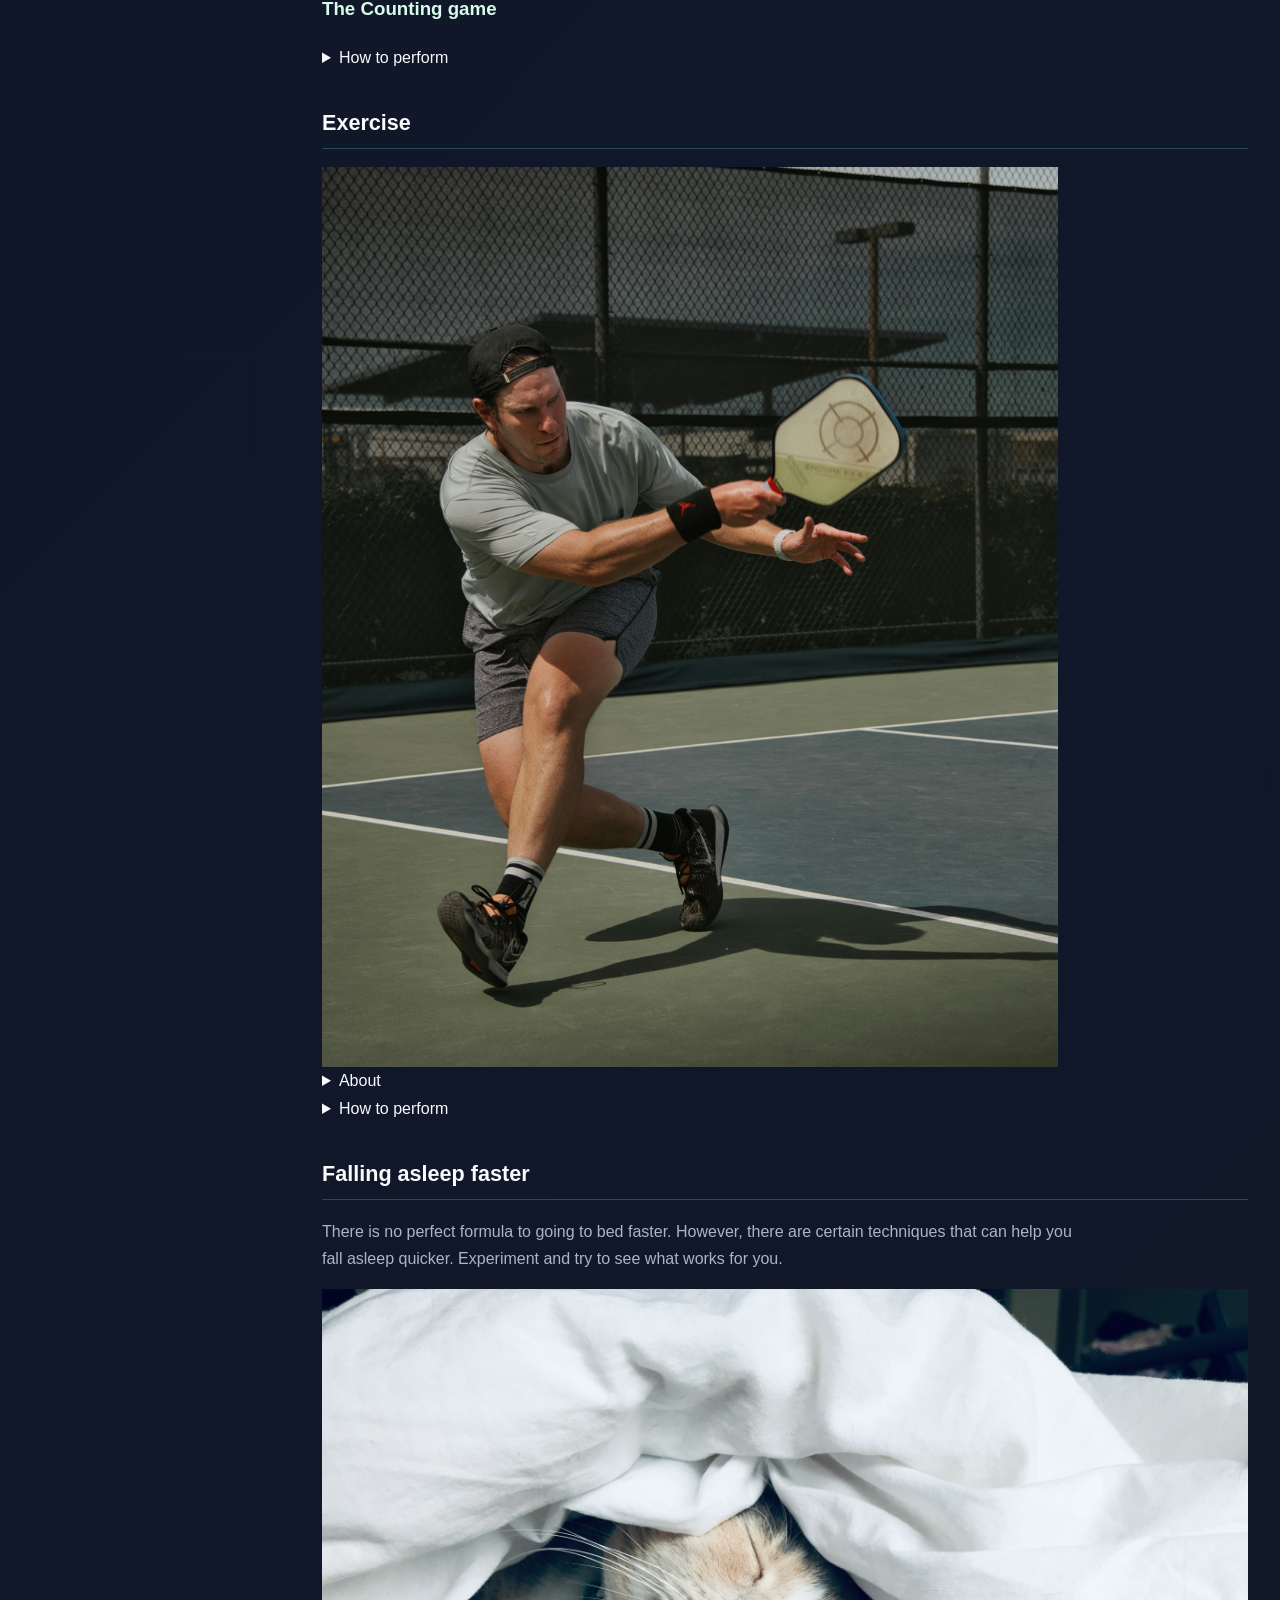
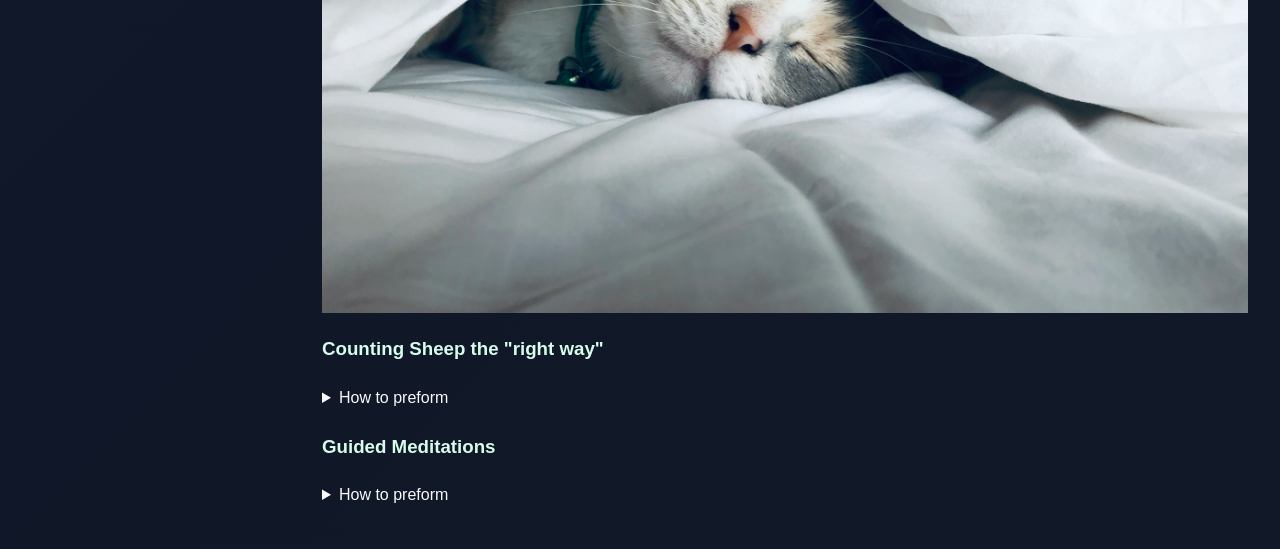
<file: exercises.html>
<!DOCTYPE html>
<html lang="en">
    <head>
    <title>exercises</title>
    <link rel="stylesheet" href="style.css">
    <script src="script.js" defer></script>
    <script data-goatcounter="https://druid-of-code.goatcounter.com/count"
        async src="//gc.zgo.at/count.js"></script>
    </head>
    <body>
        <script>
    sessionStorage.getItem("isMCPS") == "true" ? document.title = "Mentalhealth - MCPS" : document.title = "Mentalhealth - DMV"
      function a() {
    sessionStorage.getItem("isMCPS") == "true" ? window.location.href = "warningsigns.html" : window.location.href = "education.html"
      }
    </script>
        <button id="navToggle" class="nav-toggle" aria-label="Toggle navigation">Hide</button>
    <ul class="navlist">
      <li id = "lihome" class="navbar"><a id = "ahome" class="navbar" href="index.html">Home</a></li>
       <li id="liDMV" class="navbar"><a id="aDMV" class="navbar" href="DMV.html">DMV Resources</a></li>
      <li id="liresources" class="navbar"><a id="aresources" class="navbar" href="resources.html">National Hotlines and Online Resources</a></li>
            <li id="liSpanish" class="navbar"><a id="aSpanish" class="navbar" href="Spanish.html">En Español</a></li>
      <li id = "lieducation"class="navbar"><a id="aeducation" class="navbar" onclick="a()">Education</a></li>
      <li id = "liexercises" class ="navbar active"><a id="aexercises" class = "navbar active" href="exercises.html">Exercises</a></li>
      <li id="liAbout" class="navbar"><a id="aAbout" class="navbar" href="About.html">About</a></li>
      <li id = "lireferences" class ="navbar"><a id= "areferences" class = "navbar" href="references.html">References</a></li>
      
    </ul>
     <div class="main-content">
        <h1>Exercises</h1>
        <p class="emphasize">Disclaimer: These exercises are meant to help in the meantime but are by no means a replacement for professional help. If you are struggling with mental health, please seek professional help in addition to doing these exercises.</p>
        <h2>Breathing</h2>
        <img src="./images/madison-lavern-4gcqRf3-f2I-unsplash.jpg" alt="Image by Madison Lavern on Unsplash">
        <h3>Diaphragmatic breathing</h3>
        <details>
            <summary>How to perform</summary>
            <ul>
                <li>Lie on your back, legs bent and head supported with pillow </li>
                <li>Place one hand on the upper chest and one right below your ribcage</li>
                <li>Breathe in slowly through your nose, so that your stomach and the hand right below the ribcage rises. The other hand on the upper chest should remain as still as possible</li>
                <li>Tighten your stomach muscles and exhale through your mouth and pursed lips. Your stomach and hand should fall. </li>
                <li>Additionally this exercise can also be performed sitting, however it is recommended for those just starting out to do it lying down.</li>
            </ul>
            <a class="hyper" href="https://www.youtube.com/watch?v=Vca6DyFqt4c" target="_blank" rel="noopener noreferrer">Video Walk-Through</a>
        </details>
        <details>
            <summary>Benefits</summary>
            <ul>
                <li>Reduces physical symptoms of anxiety and stress</li>
                <li>Helps you relax</li>
                <li>Improves muscle function and prevents strain</li>
                <li>Increases oxygen in blood</li>
                <li>Reduces blood pressure</li>
                <li>Reduces heart rate</li>
                <li>Makes it easier for gas waste to exit your lungs (CO2)</li>
                <li>Strengthens Diaphragm</li>
                <li>Decreases the work of breathing by slowing breathing rate</li>
                <li>Decreases oxygen demand</li>
                <li>Uses left effort and energy to breathe</li>
                <li>Helps COPD, and Asthma</li>
            </ul>
        </details>
        <h3>Box Breathing (4-4-4-4)</h3>
        <details>
            <summary>How to perform</summary>
            <ul>
                <li>Inhale slowly through your nose for 4 seconds</li>
                <li>Hold your breath for 4 seconds</li>
                <li>Exhale slowly through your mouth for 4 seconds</li>
                <li>Hold no breath for 4 seconds</li>
                <li>Repeat 3-5 cycles</li>
                </ul>
                <a class="hyper" href="https://www.youtube.com/watch?v=bF_1ZiFta-E" target="_blank" rel="noopener noreferrer">Video Walk-Through</a>
        </details>
        <details>
            <summary>Benefits</summary>
            <ul>
                <li>Works best when anxiety or stress spikes and you need to calm down immediately</li>
                <li>Gives your brain something other then the stress to focus on</li>
                <li>Recalibrates nervous system</li>
            </ul>
        </details>
        <h3>4-7-8 Breathing</h3>
        <details>
            <summary>How to perform</summary>
            <ul>
                <li>Inhale through your nose for 4 seconds</li>
                <li>Hold your breath for 7 seconds</li>
                <li>Exhale through your mouth for 8 seconds</li>
                <li>Repeat 4 times</li></ul>
                <a class="hyper" href="https://www.youtube.com/watch?v=kpSkoXRrZnE" target="_blank" rel="noopener noreferrer">Video Walk-Through</a>
            
        </details>
        <details>
            <summary>Benefits</summary>
            <ul>
                <li>Helps make your nervous system feel safe</li>
                <li>Calms you down</li>
                <li>Relieves stress</li>
                <li>Best before bed or during strong emotional stress</li>
            </ul>
        </details>
        <h2>Grounding</h2>
        <p>Stress and anxiety are things that take us out of the present moment and bring worry about things that aren&apos;t right in front of us. So here are some techniques that, when implemented, should return us to the present moment.</p>
        <img src="./images/hester-qiang-Pa6Rxvdxb1c-unsplash.jpg" alt="Photo by Hester Qiang on Unsplash">
        <h3>5-4-3-2-1 Coping technique</h3>
        <details>
            <summary>How to perform</summary>
            <ul>
                <li>Acknowledge 5 things you can see (a chair, a tree, a car, etc)</li>
                <li>Acknowledge 4 things you can touch (your hair, your phone, your desk, your bed, etc)</li>
                <li>Acknowledge 3 things you hear, try to focus on external sounds (A fan blowing, a car passing by, a vacuum cleaner, etc)</li>
                <li>Acknowledge 2 things you can smell (soap in a bathroom, nature outside, etc) if you can&apos;t smell 2 things from where you currently are, take a walk.</li>
                <li>Acknowledge 1 thing you taste, what does the inside of your mouth currently taste like? (gum, toothpaste, lunch, etc)</li>
                </ul>
                <a class="hyper" href="https://www.youtube.com/watch?v=pjRMg6KALiw" target="_blank" rel="noopener noreferrer">Video Walk-Through</a>
            
        </details>
        <h3>Body Scanning</h3>
        <details>
            <summary>How to perform</summary>
            <ul>
                <li>Settle down in a comfortable position, this could be sitting in a chair with your back supported or laying down in a bed</li>
                <li>From head to toe slowly move from one body part to the next and acknowledge any sensation felt. The goal isn&apos;t to change any of the sensations, but rather to notice their presence. Sensations include but aren&apos;t limited to, warmth coolness, tingling, tightness, lack of sensation, etc</li>
                <li>If your mind wanders, acknowledge that it has, and gently guide it back</li>
                <li>At the end of the practice, gently bring attention back to your breathing and body as a whole. To start this process, it is recommended to take a deep breath and wiggle your fingers and toes.</li>
                </ul>
                <a class="hyper" href="https://www.youtube.com/watch?v=e0f9wa2SUX0" target="_blank" rel="noopener noreferrer">Video Walk-Through</a>
            
        </details>
        <h3>Cognitive games</h3>
        <details>
            <summary>How to perform</summary>
            <p>
                There are several everyday games that one can enjoy not only for pleasure but to also ground yourself in the present moment. Some good examples include but are not limited to the Wordle, Connections, the Crossword, Codenames, Spot it and Mastermind. While you may have to pay for some of their games, the <a href="https://www.nytco.com/games/" target="_blank" rel="noopener noreferrer">New York Times</a> offer quite a few free games that are fun.
            </p>
        </details>
        <h3>The Alphabet game</h3>
        <details>
            <summary>How to perform</summary>
            <ul>
               <li>Pick a category, doesn&apos;t matter what it is, just that it is relatively broad. It could be countries, animals, fruits, etc.</li>
               <li>Then, starting with A, name an item that belongs to that category</li>
               <li>Repeat the last step for every letter of the alphabet, while keeping the same category</li>
               <li>Make it social: With a partner, alternate saying each letter of the alphabet (You start with saying an item starting with A, then your partner says an item starting with B, etc)</li>
               </ul>
               <a class="hyper" href="https://www.youtube.com/shorts/6jlQTN_FbFs" target="_blank" rel="noopener noreferrer">Example of game</a>
            
        </details>
        <h3>The Suitcase game</h3>
        <details>
            <summary>How to perform</summary>
            <ul>
                <li>Get a partner and start choosing what you&apos;re going to bring with you on vacation (Ex: “I&apos;m going to pack soap”)</li>
                <li>Then the other person adds an item after reciting what the other person said ( “I&apos;m going to pack soap and shirts”)</li>
                <li>Continue adding items until somebody messes up.</li>
                
            </ul>
        </details>
        <h3>The Counting game</h3>
        <details>
            <summary>How to perform</summary>
            <ul>
                <li>Get a partner and take turns counting to ten (you say 1 and then they say 2, etc)</li>
                <li>After you finish counting to ten, choose a number to replace with a word, sound, or phrase of your choice (Ex: replace 5 with “Starbursts”)</li>
                <li>Then start counting again making sure to switch who starts</li>
                <li>When you get to the number that was replaced with something else, say the replacement instead of the number (Ex: instead of saying 5, you would say “Starbursts”)</li>
                <li>If you successively get to 10, replace a new number with a different word, sound or phrase (Ex: instead of saying 8, you would clap instead)</li>
                <li>If you mess up or forget, start the game over again</li>
                <li>You win when both you and your partner successfully replace all numbers and count to 10</li>
                </ul>
                <a class="hyper" href="https://www.youtube.com/shorts/1Y1v8z7vvmM" target="_blank" rel="noopener noreferrer">Example of game</a>
            
        </details>
        <h2>Exercise</h2>
        <img src="./images/venti-views-UfnsQzOGLu8-unsplash.jpg" alt="Photo by Venti Views on Unsplash">
        <details>
            <summary>About</summary>
            <ul>
                <li>Any type of exercise is fine, it doesn&apos;t matter if you are out of shape or unfit, even a long walk counts </li>
                <li>Increases endorphins (feel-good molecules)</li>
                <li>Lessens negative effects of stress</li>
                <li>Helps you forget about your days worries</li>
                <li>Improves your mood</li>
                <li>Start slow but steady</li>
                <li>Any exercise is better than none, if you can&apos;t exercise for 30 minutes then just do 10 minutes.</li>
            </ul>
        </details>
        <details>
            <summary>How to perform</summary>
            <ul>
                <li>It is important to not only exercise once, but to make it a consistent habit. Here is a plan to help you achieve that.</li>
                <li>Set SMART goals, specific, measurable, attainable, realistic, and timely</li>
                <li>Work out with a friend</li>
                <li>Switch your exercise plan. If you compete at a sport competitively or already exercise consistently and are still facing stress and anxiety, switching what activity you are doing to a lower stress one could be the solution you are looking for. A lower stress physical activity should be something that isn&apos;t competitive and can include things like yoga, walking/running (for leisure), lifting weights, cycling, etc.</li>
            </ul>
        </details>
        <h2>Falling asleep faster</h2>
        <p>There is no perfect formula to going to bed faster. However, there are certain techniques that can help you fall asleep quicker. Experiment and try to see what works for you.</p>
        <img src="./images/kate-stone-matheson-uy5t-CJuIK4-unsplash.jpg" alt="Photo by Kate Stone Matheson on Unsplash">
        <h3>Counting Sheep the "right way"</h3>
        <details>
            <summary>How to preform</summary>
            <p>Despite what many people think, counting sheep does not literally mean to count sheep. Instead, start by choosing a category, it can be anything from car brands to pasta shapes. Then after you have chosen a category, try to think of all the items in that category (Ex: rigatoni, bowtie, ravioli, etc). After you can no longer think of any more items in that specific category, move on to a new one and repeat until you fall asleep.</p>
        </details>
        <h3>Guided Meditations</h3>
        <details>
            <summary>How to preform</summary>
            <p>Guided meditations gives you something relaxing to focus on, so you don't think about stressful things. Thus these meditations help you fall asleep quicker by making you relaxed.
            <br>Here are links to some free guided meditations to help you fall asleep (Disclaimer: the length has no impact on the quality of meditation. They are all equally as good):</p>
            <ul><li><a class="hyper" href="https://www.youtube.com/watch?v=ccvL_gdXbKM" target="_blank" rel="noopener noreferrer">10 minute meditation</a></li>
            <li><a class="hyper" href="https://www.youtube.com/watch?v=g0jfhRcXtLQ" target="_blank" rel="noopener noreferrer">20 minute meditation</a></li>
            <li><a class="hyper" href="https://www.youtube.com/watch?v=1zNm-LW1Nqo" target="_blank" rel="noopener noreferrer">45 minute meditation</a></li>
            <li><a class="hyper" href="https://www.youtube.com/watch?v=a1j2Uhzc08s" target="_blank" rel="noopener noreferrer">45 minute meditation(different)</a></li>
            <li><a class="hyper" href="https://www.youtube.com/watch?v=ZA5ctPDuObw" target="_blank" rel="noopener noreferrer">2 hour and 45 minute meditation</a></li>
            <li><a class="hyper" href="https://www.youtube.com/watch?v=lLSIEuJ6u8A" target="_blank" rel="noopener noreferrer">3 hour meditation</a></li>
            </ul>
        </details>
     </div>
    </body>
</html>
</file>
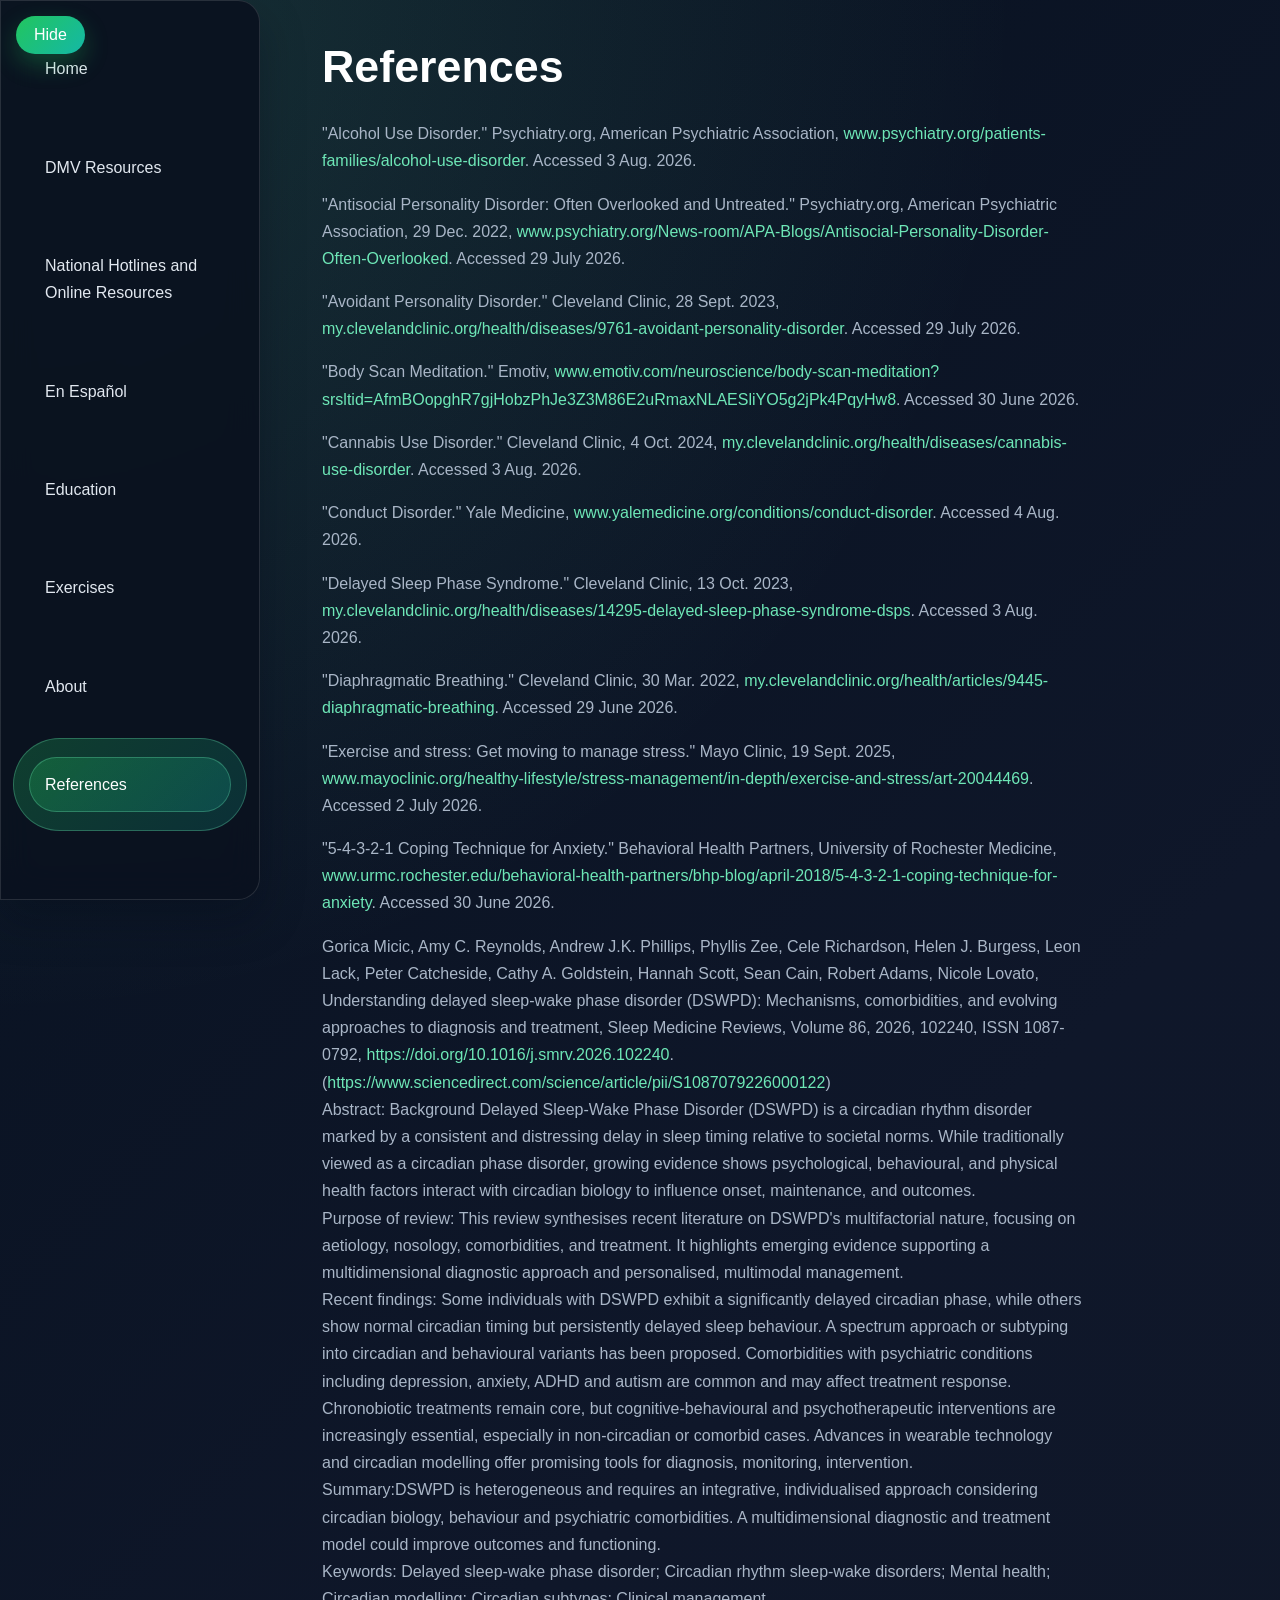
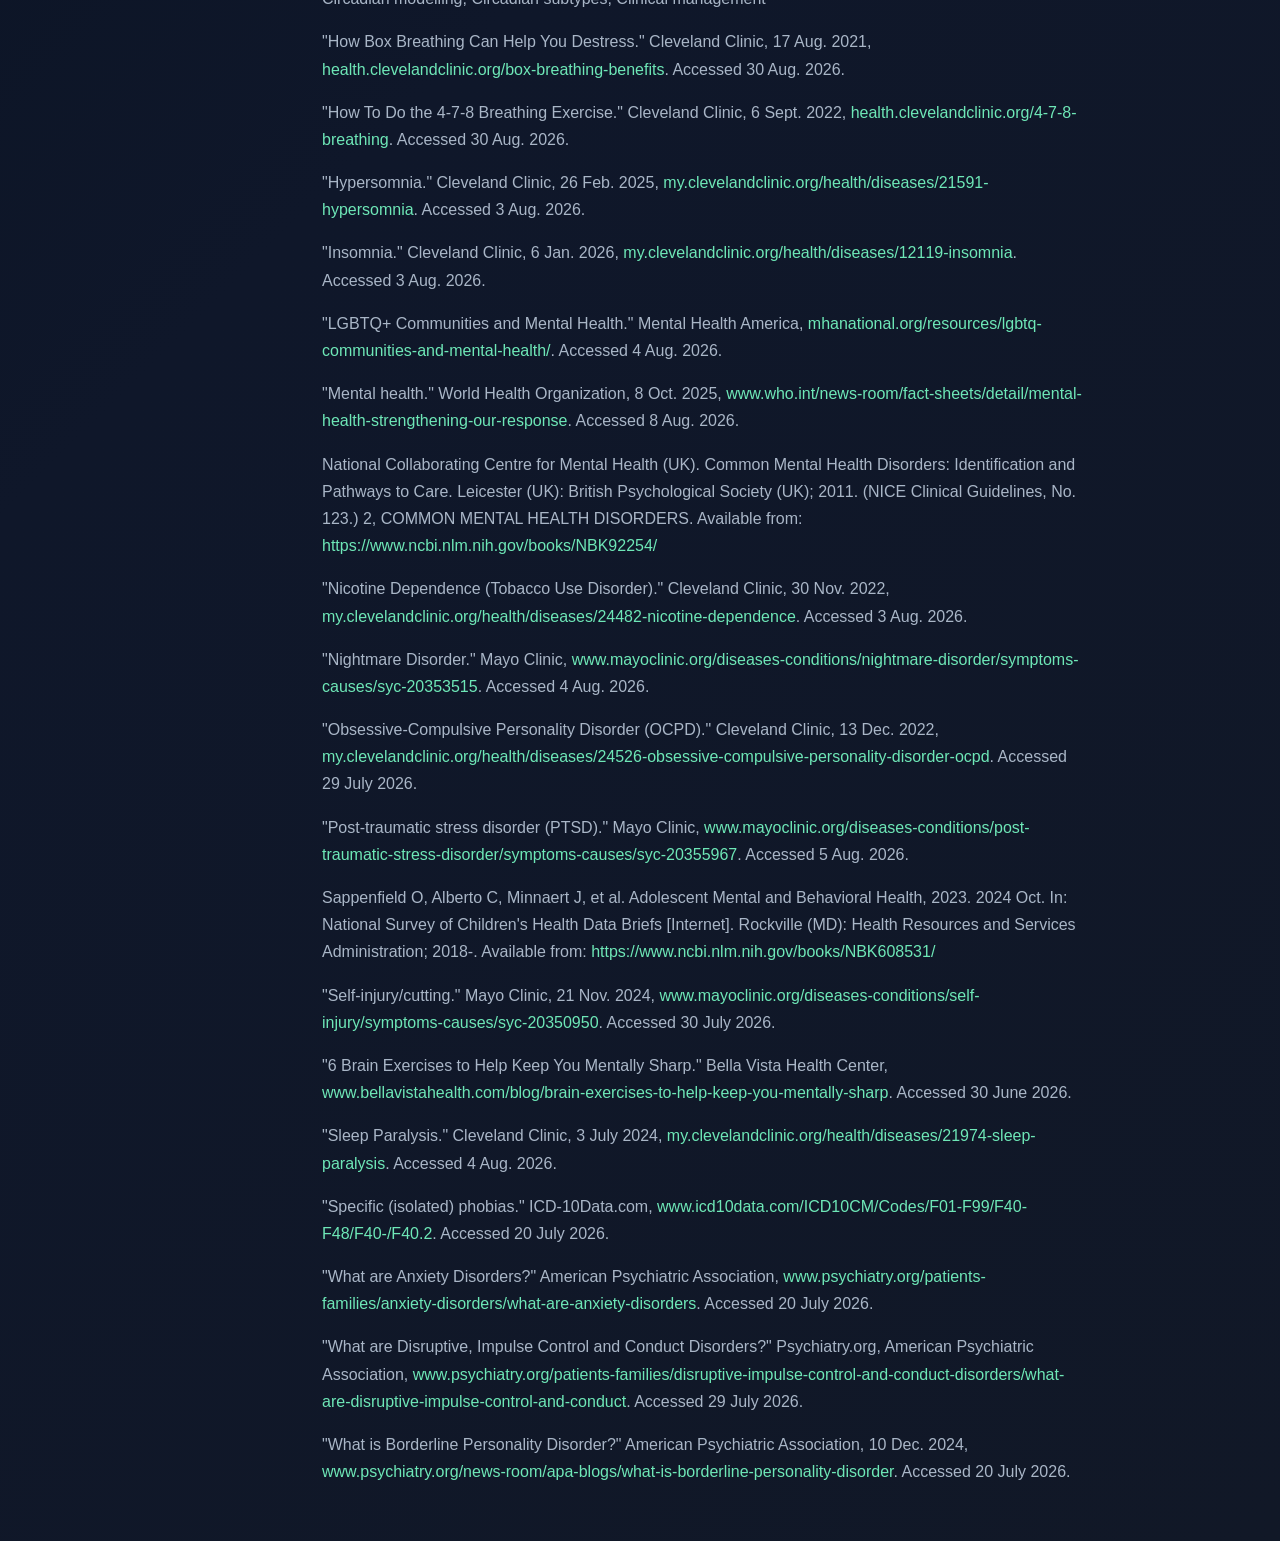
<file: references.html>
<!DOCTYPE html>
<html lang="en">
    <head>
        <title>references</title>
        <link rel="stylesheet" href="style.css">
        <script src="script.js" defer></script>
        <script data-goatcounter="https://druid-of-code.goatcounter.com/count"
        async src="//gc.zgo.at/count.js"></script>
    </head>
    <body>
        <script>
    sessionStorage.getItem("isMCPS") == "true" ? document.title = "Mentalhealth - MCPS" : document.title = "Mentalhealth - DMV"
      function a() {
    sessionStorage.getItem("isMCPS") == "true" ? window.location.href = "warningsigns.html" : window.location.href = "education.html"
      }
    </script>
        <button id="navToggle" class="nav-toggle" aria-label="Toggle navigation">Hide</button>
    <ul class="navlist">
      <li id="lihome" class="navbar"><a id="ahome" class="navbar" href="index.html">Home</a></li>
      <li id="liDMV" class="navbar"><a id="aDMV" class="navbar" href="DMV.html">DMV Resources</a></li>
      <li id="liresources" class="navbar"><a id="aresources" class="navbar" href="resources.html">National Hotlines and Online Resources</a></li>
            <li id="liSpanish" class="navbar"><a id="aSpanish" class="navbar" href="Spanish.html">En Español</a></li>
      <li id = "lieducation"class="navbar"><a id="aeducation" class="navbar" onclick="a()">Education</a></li>
      <li id = "liexercises" class ="navbar"><a id="aexercises" class = "navbar" href="exercises.html">Exercises</a></li>
      <li id="liAbout" class="navbar"><a id="aAbout" class="navbar" href="About.html">About</a></li>
      <li id = "lireferences" class ="navbar active"><a id= "areferences" class = "navbar active" href="references.html">References</a></li>
    </ul>
    <div class="main-content">
        <h1>References</h1>
        <p>"Alcohol Use Disorder." Psychiatry.org, American Psychiatric Association, <a href="https://www.psychiatry.org/patients-families/alcohol-use-disorder" target="_blank" rel="noopener noreferrer">www.psychiatry.org/patients-families/alcohol-use-disorder</a>. Accessed 3 Aug. 2026.</p>
        <p>"Antisocial Personality Disorder: Often Overlooked and Untreated." Psychiatry.org, American Psychiatric Association, 29 Dec. 2022, <a href="https://www.psychiatry.org/News-room/APA-Blogs/Antisocial-Personality-Disorder-Often-Overlooked" target="_blank" rel="noopener noreferrer">www.psychiatry.org/News-room/APA-Blogs/Antisocial-Personality-Disorder-Often-Overlooked</a>. Accessed 29 July 2026.</p>
        <p>"Avoidant Personality Disorder." Cleveland Clinic, 28 Sept. 2023, <a href="https://my.clevelandclinic.org/health/diseases/9761-avoidant-personality-disorder" target="_blank" rel="noopener noreferrer">my.clevelandclinic.org/health/diseases/9761-avoidant-personality-disorder</a>. Accessed 29 July 2026.</p>
        <p>"Body Scan Meditation." Emotiv, <a href="https://www.emotiv.com/neuroscience/body-scan-meditation?srsltid=AfmBOopghR7gjHobzPhJe3Z3M86E2uRmaxNLAESliYO5g2jPk4PqyHw8" target="_blank" rel="noopener noreferrer">www.emotiv.com/neuroscience/body-scan-meditation?srsltid=AfmBOopghR7gjHobzPhJe3Z3M86E2uRmaxNLAESliYO5g2jPk4PqyHw8</a>. Accessed 30 June 2026.</p>
        <p>"Cannabis Use Disorder." Cleveland Clinic, 4 Oct. 2024, <a href="https://my.clevelandclinic.org/health/diseases/cannabis-use-disorder" target="_blank" rel="noopener noreferrer">my.clevelandclinic.org/health/diseases/cannabis-use-disorder</a>. Accessed 3 Aug. 2026.</p>
        <p>"Conduct Disorder." Yale Medicine, <a href="https://www.yalemedicine.org/conditions/conduct-disorder" target="_blank" rel="noopener noreferrer">www.yalemedicine.org/conditions/conduct-disorder</a>. Accessed 4 Aug. 2026.</p>
        <p>"Delayed Sleep Phase Syndrome." Cleveland Clinic, 13 Oct. 2023, <a href="https://my.clevelandclinic.org/health/diseases/14295-delayed-sleep-phase-syndrome-dsps" target="_blank" rel="noopener noreferrer">my.clevelandclinic.org/health/diseases/14295-delayed-sleep-phase-syndrome-dsps</a>. Accessed 3 Aug. 2026.</p>
        <p>"Diaphragmatic Breathing." Cleveland Clinic, 30 Mar. 2022, <a href="https://my.clevelandclinic.org/health/articles/9445-diaphragmatic-breathing" target="_blank" rel="noopener noreferrer">my.clevelandclinic.org/health/articles/9445-diaphragmatic-breathing</a>. Accessed 29 June 2026.</p>
        <p>"Exercise and stress: Get moving to manage stress." Mayo Clinic, 19 Sept. 2025, <a href="https://www.mayoclinic.org/healthy-lifestyle/stress-management/in-depth/exercise-and-stress/art-20044469" target="_blank" rel="noopener noreferrer">www.mayoclinic.org/healthy-lifestyle/stress-management/in-depth/exercise-and-stress/art-20044469</a>. Accessed 2 July 2026.</p>
        <p>"5-4-3-2-1 Coping Technique for Anxiety." Behavioral Health Partners, University of Rochester Medicine, <a href="https://www.urmc.rochester.edu/behavioral-health-partners/bhp-blog/april-2018/5-4-3-2-1-coping-technique-for-anxiety" target="_blank" rel="noopener noreferrer">www.urmc.rochester.edu/behavioral-health-partners/bhp-blog/april-2018/5-4-3-2-1-coping-technique-for-anxiety</a>. Accessed 30 June 2026.</p>
        <p>Gorica Micic, Amy C. Reynolds, Andrew J.K. Phillips, Phyllis Zee, Cele Richardson, Helen J. Burgess, Leon Lack, Peter Catcheside, Cathy A. Goldstein, Hannah Scott, Sean Cain, Robert Adams, Nicole Lovato,
        Understanding delayed sleep-wake phase disorder (DSWPD): Mechanisms, comorbidities, and evolving approaches to diagnosis and treatment,
        Sleep Medicine Reviews, Volume 86, 2026, 102240, ISSN 1087-0792,
        <a href="https://doi.org/10.1016/j.smrv.2026.102240" target="_blank" rel="noopener noreferrer">https://doi.org/10.1016/j.smrv.2026.102240</a>.
        (<a href="https://www.sciencedirect.com/science/article/pii/S1087079226000122" target="_blank" rel="noopener noreferrer">https://www.sciencedirect.com/science/article/pii/S1087079226000122</a>)
        <br>Abstract: Background
        Delayed Sleep-Wake Phase Disorder (DSWPD) is a circadian rhythm disorder marked by a consistent and distressing delay in sleep timing relative to societal norms. While traditionally viewed as a circadian phase disorder, growing evidence shows psychological, behavioural, and physical health factors interact with circadian biology to influence onset, maintenance, and outcomes.
        <br>Purpose of review: This review synthesises recent literature on DSWPD's multifactorial nature, focusing on aetiology, nosology, comorbidities, and treatment. It highlights emerging evidence supporting a multidimensional diagnostic approach and personalised, multimodal management.
        <br>Recent findings: Some individuals with DSWPD exhibit a significantly delayed circadian phase, while others show normal circadian timing but persistently delayed sleep behaviour. A spectrum approach or subtyping into circadian and behavioural variants has been proposed. Comorbidities with psychiatric conditions including depression, anxiety, ADHD and autism are common and may affect treatment response. Chronobiotic treatments remain core, but cognitive-behavioural and psychotherapeutic interventions are increasingly essential, especially in non-circadian or comorbid cases. Advances in wearable technology and circadian modelling offer promising tools for diagnosis, monitoring, intervention.
        <br>Summary:DSWPD is heterogeneous and requires an integrative, individualised approach considering circadian biology, behaviour and psychiatric comorbidities. A multidimensional diagnostic and treatment model could improve outcomes and functioning.
        <br>Keywords: Delayed sleep-wake phase disorder; Circadian rhythm sleep-wake disorders; Mental health; Circadian modelling; Circadian subtypes; Clinical management
        </p>
        <p>"How Box Breathing Can Help You Destress." Cleveland Clinic, 17 Aug. 2021, <a href="https://health.clevelandclinic.org/box-breathing-benefits" target="_blank" rel="noopener noreferrer">health.clevelandclinic.org/box-breathing-benefits</a>. Accessed 30 Aug. 2026.</p>
        <p>"How To Do the 4-7-8 Breathing Exercise." Cleveland Clinic, 6 Sept. 2022, <a href="https://health.clevelandclinic.org/4-7-8-breathing" target="_blank" rel="noopener noreferrer">health.clevelandclinic.org/4-7-8-breathing</a>. Accessed 30 Aug. 2026.</p>
        <p>"Hypersomnia." Cleveland Clinic, 26 Feb. 2025, <a href="https://my.clevelandclinic.org/health/diseases/21591-hypersomnia" target="_blank" rel="noopener noreferrer">my.clevelandclinic.org/health/diseases/21591-hypersomnia</a>. Accessed 3 Aug. 2026.</p>
        <p>"Insomnia." Cleveland Clinic, 6 Jan. 2026, <a href="https://my.clevelandclinic.org/health/diseases/12119-insomnia" target="_blank" rel="noopener noreferrer">my.clevelandclinic.org/health/diseases/12119-insomnia</a>. Accessed 3 Aug. 2026.</p>
        <p>"LGBTQ+ Communities and Mental Health." Mental Health America, <a href="https://mhanational.org/resources/lgbtq-communities-and-mental-health/" target="_blank" rel="noopener noreferrer">mhanational.org/resources/lgbtq-communities-and-mental-health/</a>. Accessed 4 Aug. 2026.</p>
        <p>"Mental health." World Health Organization, 8 Oct. 2025, <a href="https://www.who.int/news-room/fact-sheets/detail/mental-health-strengthening-our-response" target="_blank" rel="noopener noreferrer">www.who.int/news-room/fact-sheets/detail/mental-health-strengthening-our-response</a>. Accessed 8 Aug. 2026.</p>
        <p>National Collaborating Centre for Mental Health (UK). Common Mental Health Disorders: Identification and Pathways to Care. Leicester (UK): British Psychological Society (UK); 2011. (NICE Clinical Guidelines, No. 123.) 2, COMMON MENTAL HEALTH DISORDERS. Available from: <a href="https://www.ncbi.nlm.nih.gov/books/NBK92254/" target="_blank" rel="noopener noreferrer">https://www.ncbi.nlm.nih.gov/books/NBK92254/</a></p>
        <p>"Nicotine Dependence (Tobacco Use Disorder)." Cleveland Clinic, 30 Nov. 2022, <a href="https://my.clevelandclinic.org/health/diseases/24482-nicotine-dependence" target="_blank" rel="noopener noreferrer">my.clevelandclinic.org/health/diseases/24482-nicotine-dependence</a>. Accessed 3 Aug. 2026.</p>
        <p>"Nightmare Disorder." Mayo Clinic, <a href="https://www.mayoclinic.org/diseases-conditions/nightmare-disorder/symptoms-causes/syc-20353515" target="_blank" rel="noopener noreferrer">www.mayoclinic.org/diseases-conditions/nightmare-disorder/symptoms-causes/syc-20353515</a>. Accessed 4 Aug. 2026.</p>
        <p>"Obsessive-Compulsive Personality Disorder (OCPD)." Cleveland Clinic, 13 Dec. 2022, <a href="https://my.clevelandclinic.org/health/diseases/24526-obsessive-compulsive-personality-disorder-ocpd" target="_blank" rel="noopener noreferrer">my.clevelandclinic.org/health/diseases/24526-obsessive-compulsive-personality-disorder-ocpd</a>. Accessed 29 July 2026.</p>
        <p>"Post-traumatic stress disorder (PTSD)." Mayo Clinic, <a href="https://www.mayoclinic.org/diseases-conditions/post-traumatic-stress-disorder/symptoms-causes/syc-20355967" target="_blank" rel="noopener noreferrer">www.mayoclinic.org/diseases-conditions/post-traumatic-stress-disorder/symptoms-causes/syc-20355967</a>. Accessed 5 Aug. 2026.</p>
        <p>Sappenfield O, Alberto C, Minnaert J, et al. Adolescent Mental and Behavioral Health, 2023. 2024 Oct. In: National Survey of Children's Health Data Briefs [Internet]. Rockville (MD): Health Resources and Services Administration; 2018-. Available from: <a href="https://www.ncbi.nlm.nih.gov/books/NBK608531/" target="_blank" rel="noopener noreferrer">https://www.ncbi.nlm.nih.gov/books/NBK608531/</a></p>
        <p>"Self-injury/cutting." Mayo Clinic, 21 Nov. 2024, <a href="https://www.mayoclinic.org/diseases-conditions/self-injury/symptoms-causes/syc-20350950" target="_blank" rel="noopener noreferrer">www.mayoclinic.org/diseases-conditions/self-injury/symptoms-causes/syc-20350950</a>. Accessed 30 July 2026.</p>
        <p>"6 Brain Exercises to Help Keep You Mentally Sharp." Bella Vista Health Center, <a href="https://www.bellavistahealth.com/blog/brain-exercises-to-help-keep-you-mentally-sharp" target="_blank" rel="noopener noreferrer">www.bellavistahealth.com/blog/brain-exercises-to-help-keep-you-mentally-sharp</a>. Accessed 30 June 2026.</p>
        <p>"Sleep Paralysis." Cleveland Clinic, 3 July 2024, <a href="https://my.clevelandclinic.org/health/diseases/21974-sleep-paralysis" target="_blank" rel="noopener noreferrer">my.clevelandclinic.org/health/diseases/21974-sleep-paralysis</a>. Accessed 4 Aug. 2026.</p>
        <p>"Specific (isolated) phobias." ICD-10Data.com, <a href="https://www.icd10data.com/ICD10CM/Codes/F01-F99/F40-F48/F40-/F40.2" target="_blank" rel="noopener noreferrer">www.icd10data.com/ICD10CM/Codes/F01-F99/F40-F48/F40-/F40.2</a>. Accessed 20 July 2026.</p>
        <p>"What are Anxiety Disorders?" American Psychiatric Association, <a href="https://www.psychiatry.org/patients-families/anxiety-disorders/what-are-anxiety-disorders" target="_blank" rel="noopener noreferrer">www.psychiatry.org/patients-families/anxiety-disorders/what-are-anxiety-disorders</a>. Accessed 20 July 2026.</p>
        <p>"What are Disruptive, Impulse Control and Conduct Disorders?" Psychiatry.org, American Psychiatric Association, <a href="https://www.psychiatry.org/patients-families/disruptive-impulse-control-and-conduct-disorders/what-are-disruptive-impulse-control-and-conduct" target="_blank" rel="noopener noreferrer">www.psychiatry.org/patients-families/disruptive-impulse-control-and-conduct-disorders/what-are-disruptive-impulse-control-and-conduct</a>. Accessed 29 July 2026.</p>
        <p>"What is Borderline Personality Disorder?" American Psychiatric Association, 10 Dec. 2024, <a href="https://www.psychiatry.org/news-room/apa-blogs/what-is-borderline-personality-disorder" target="_blank" rel="noopener noreferrer">www.psychiatry.org/news-room/apa-blogs/what-is-borderline-personality-disorder</a>. Accessed 20 July 2026.</p>
    </div>
    </body>
</html>
</file>
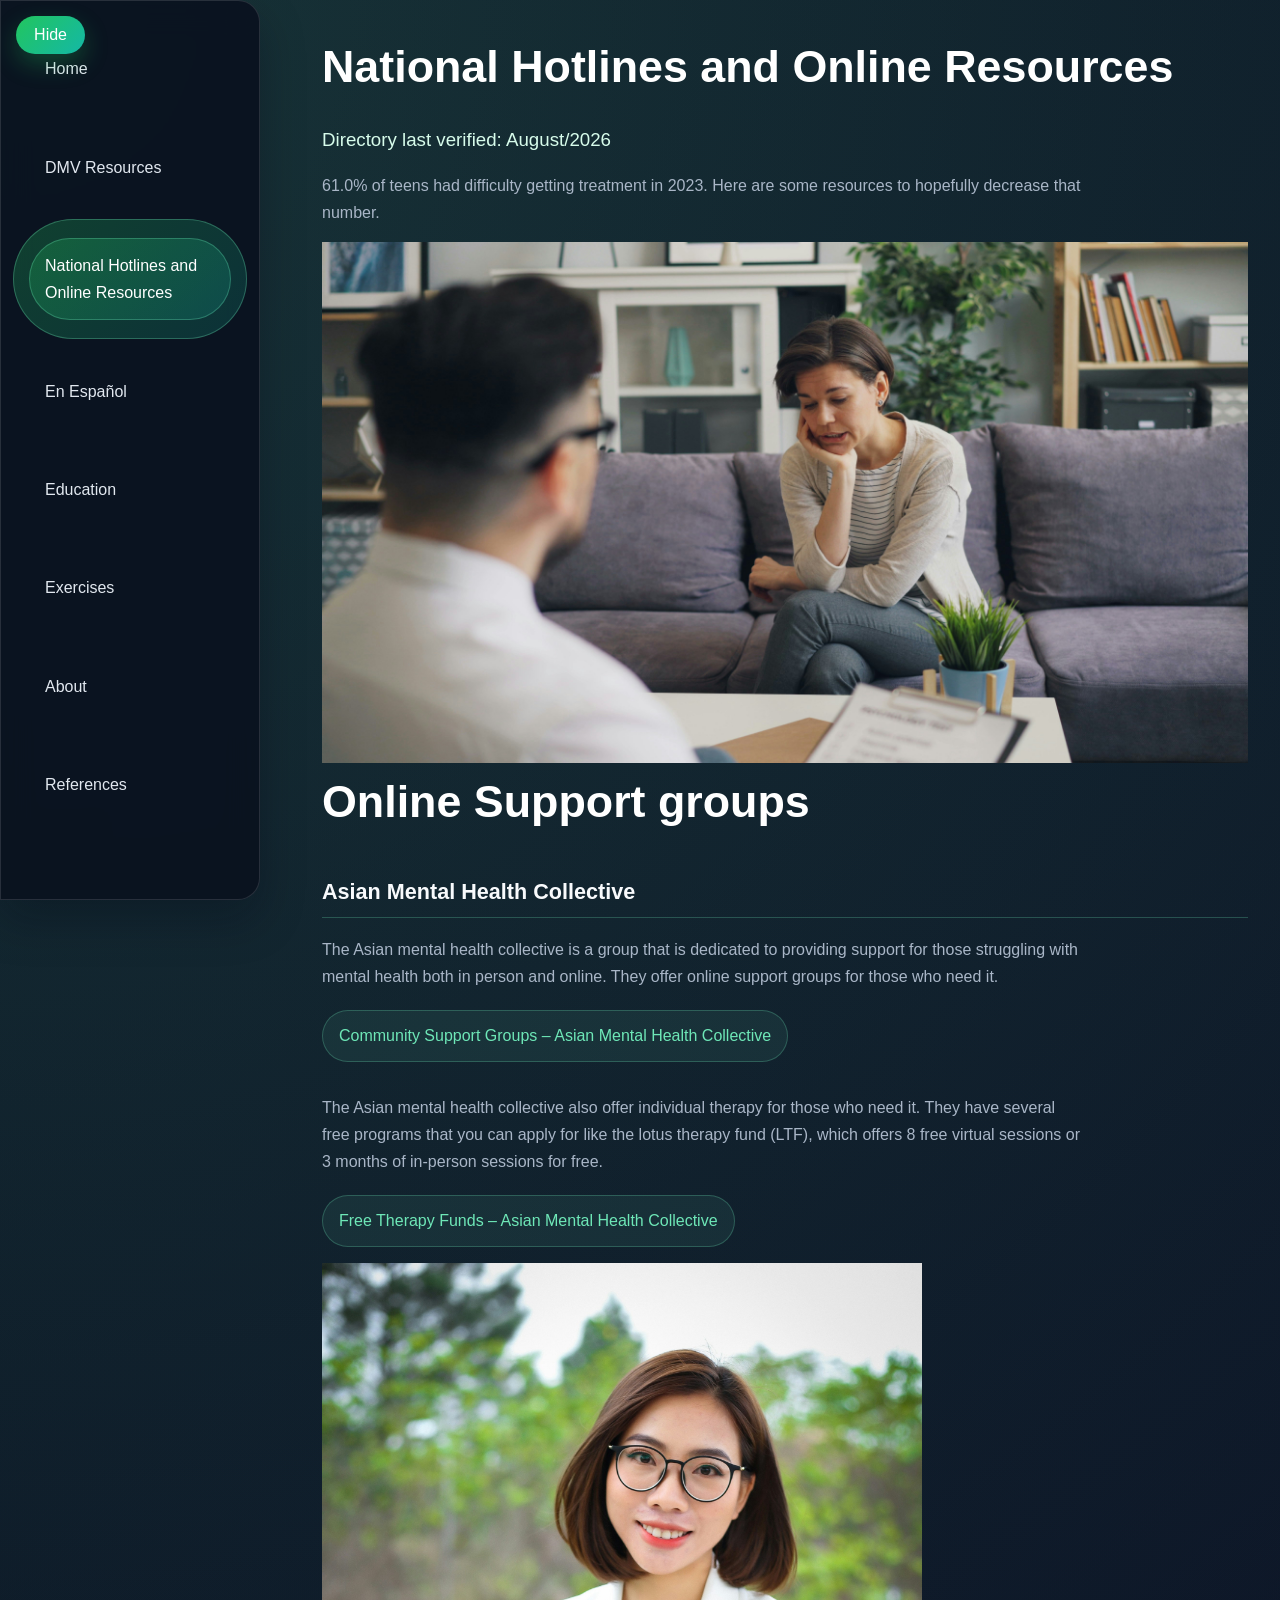
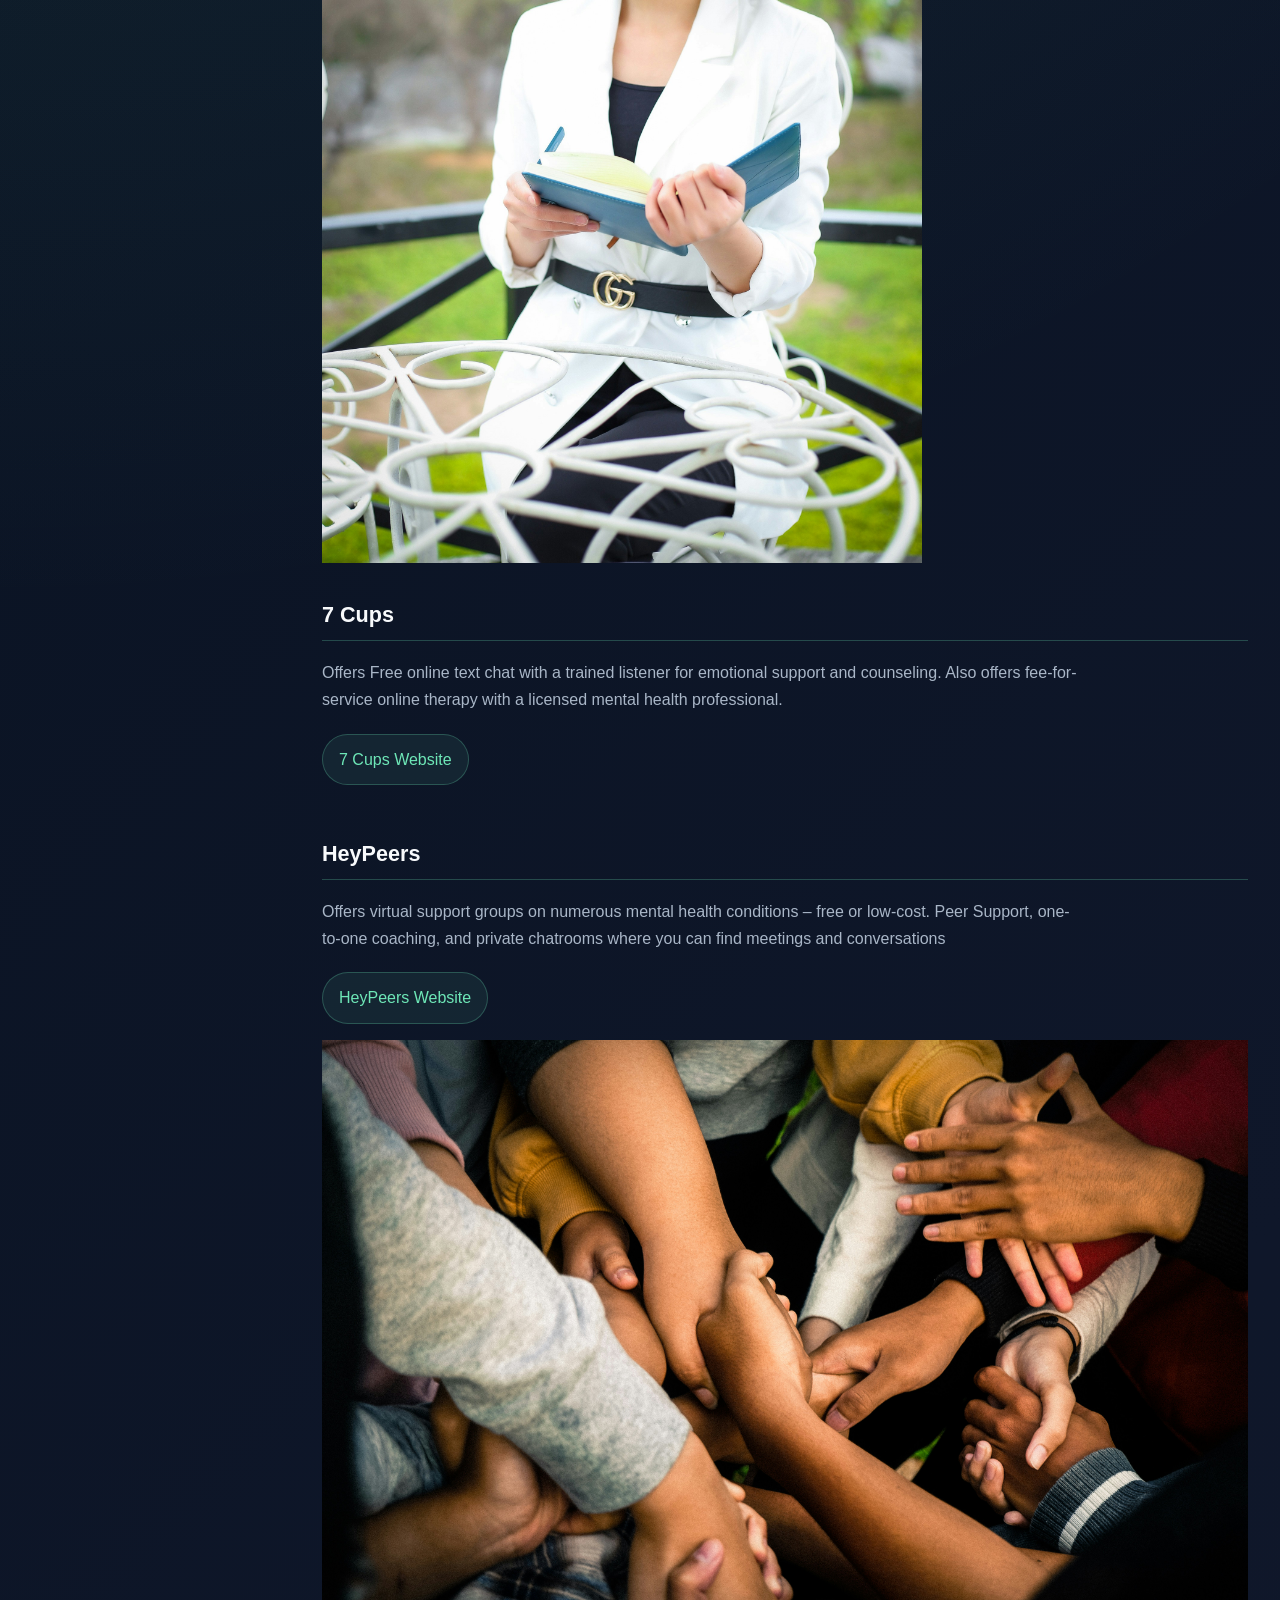
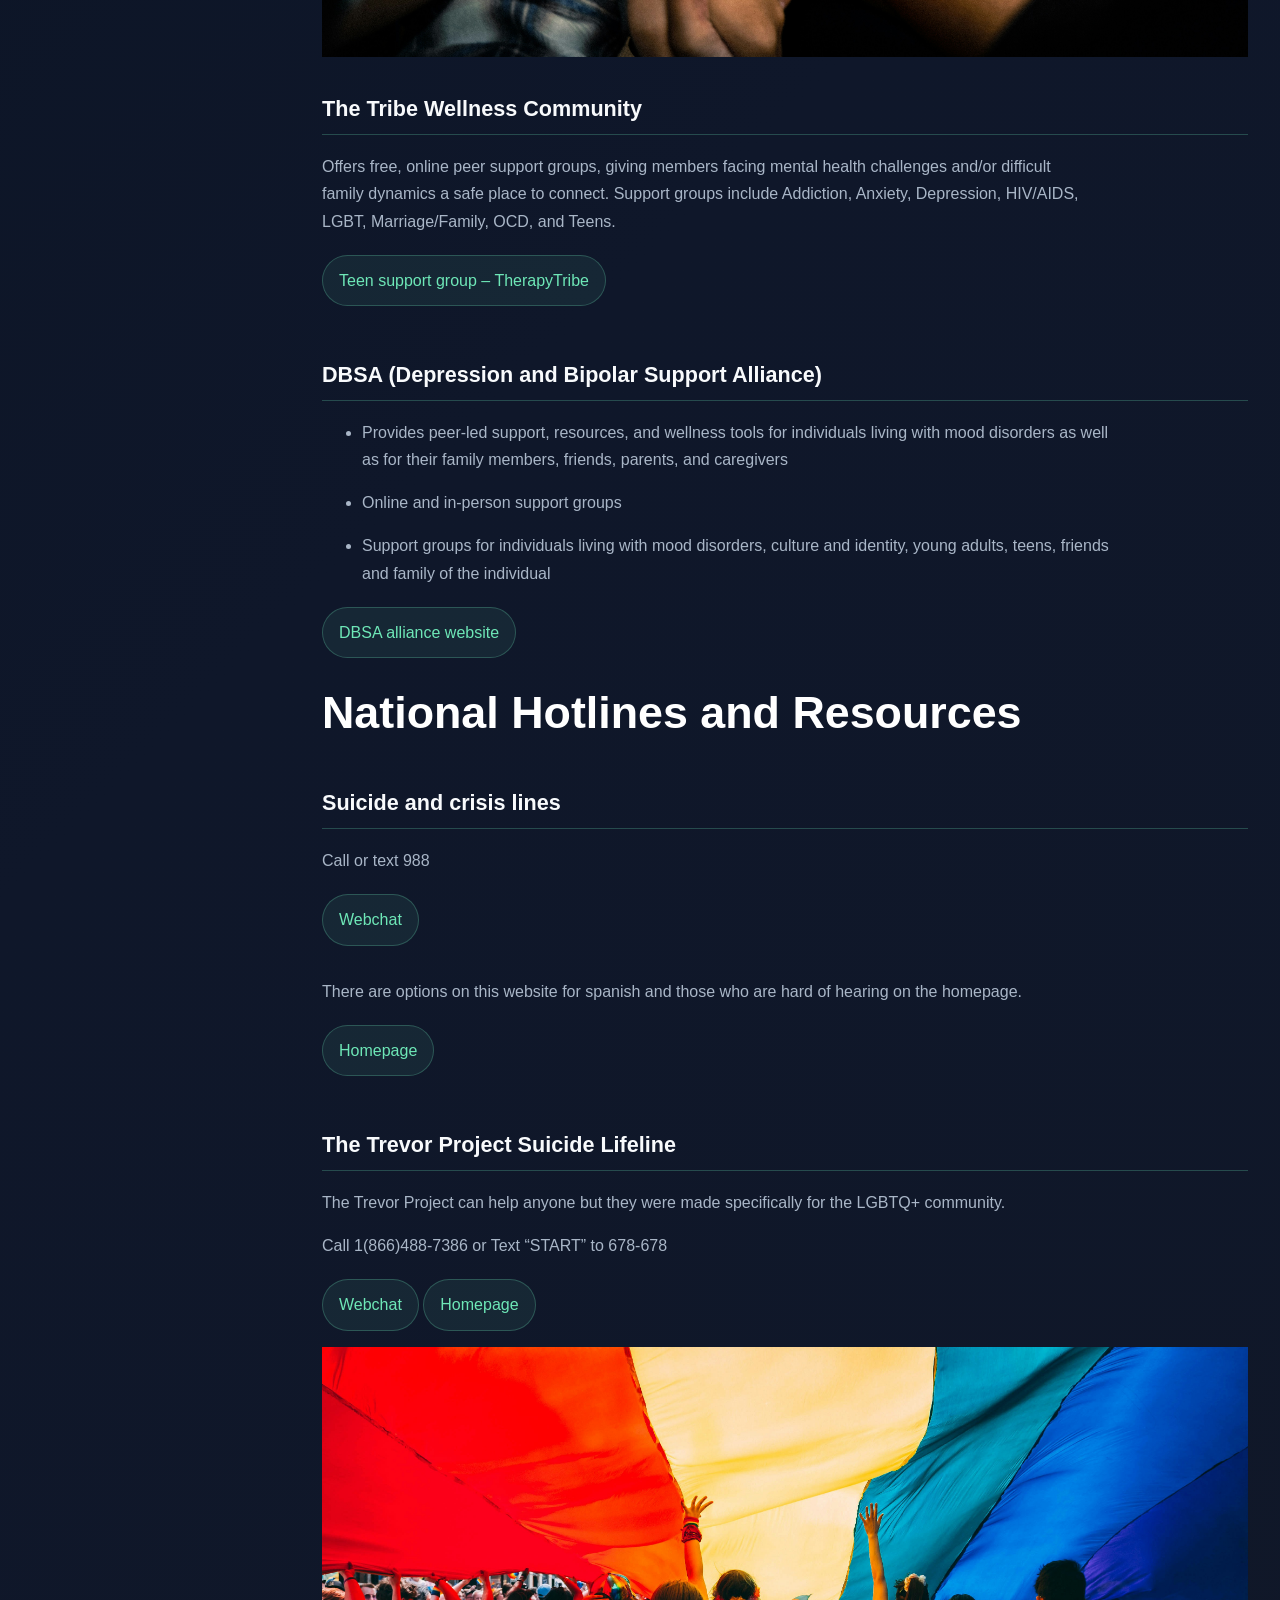
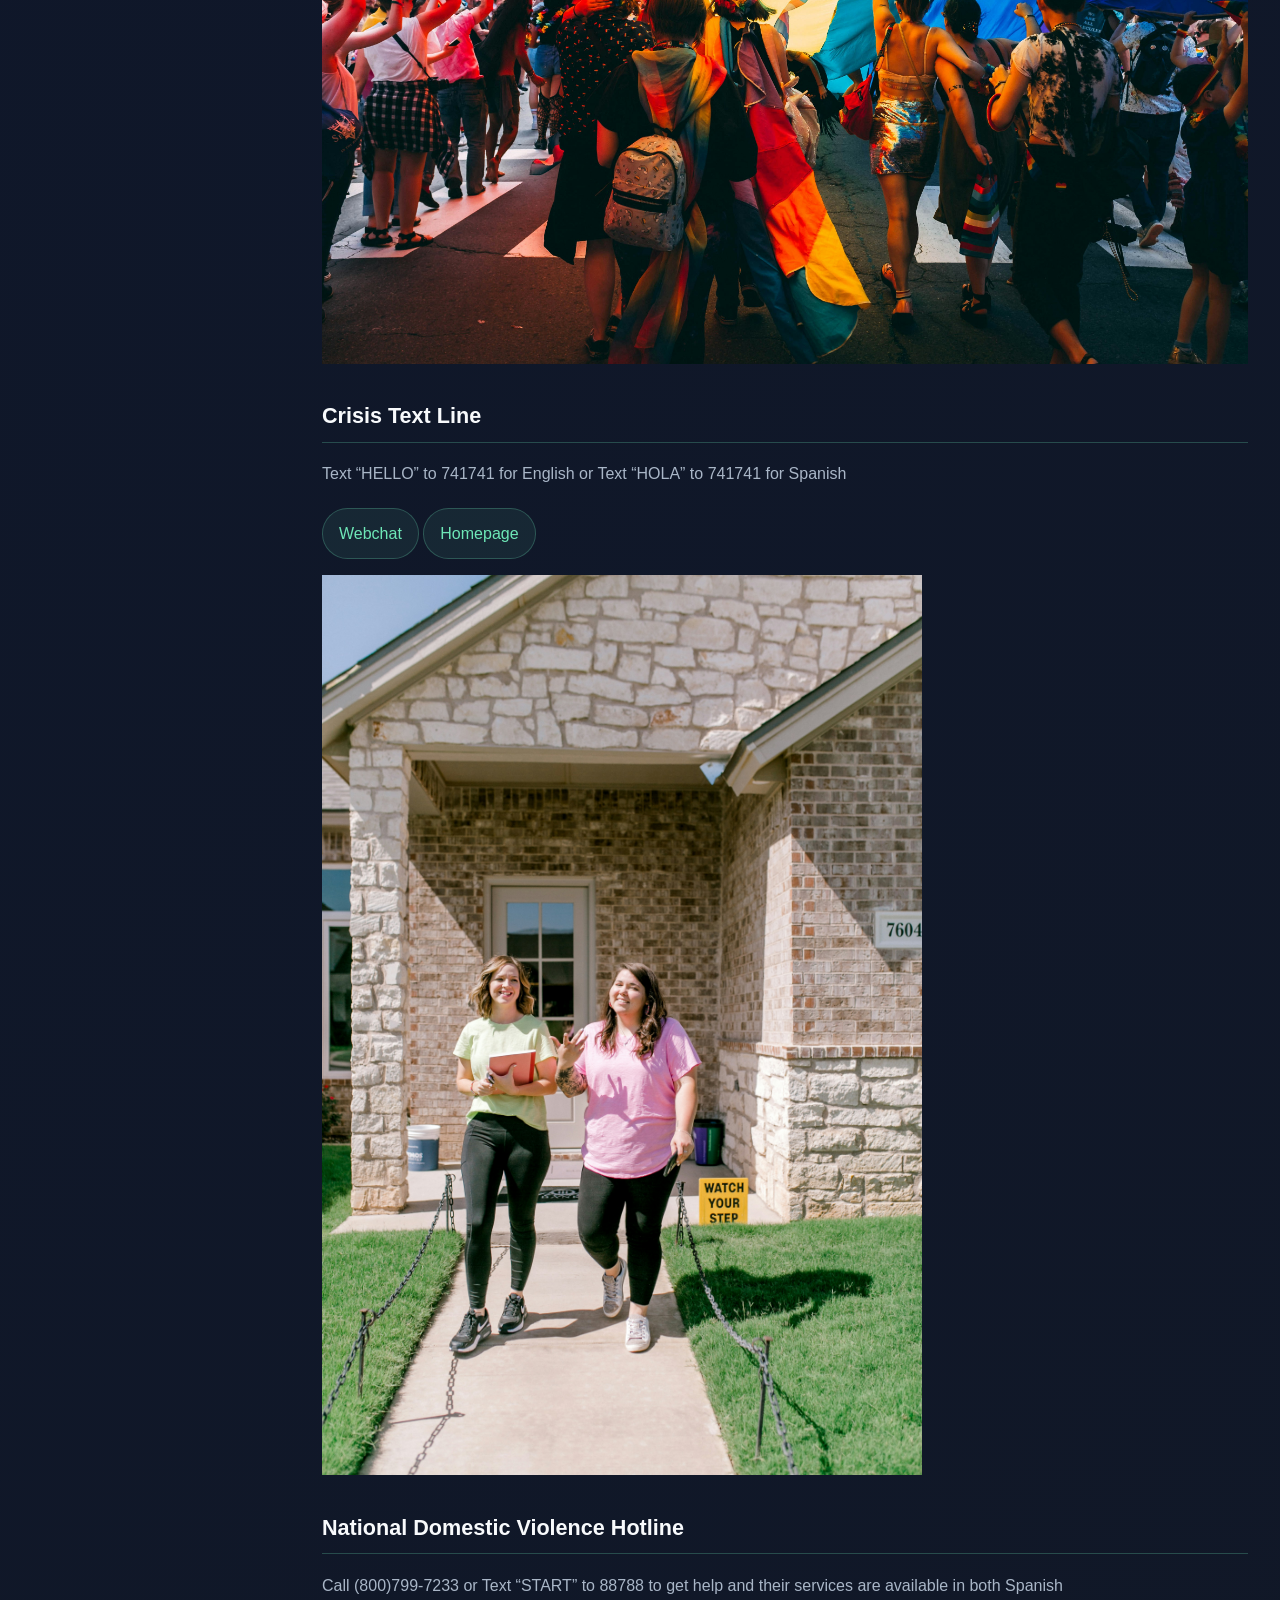
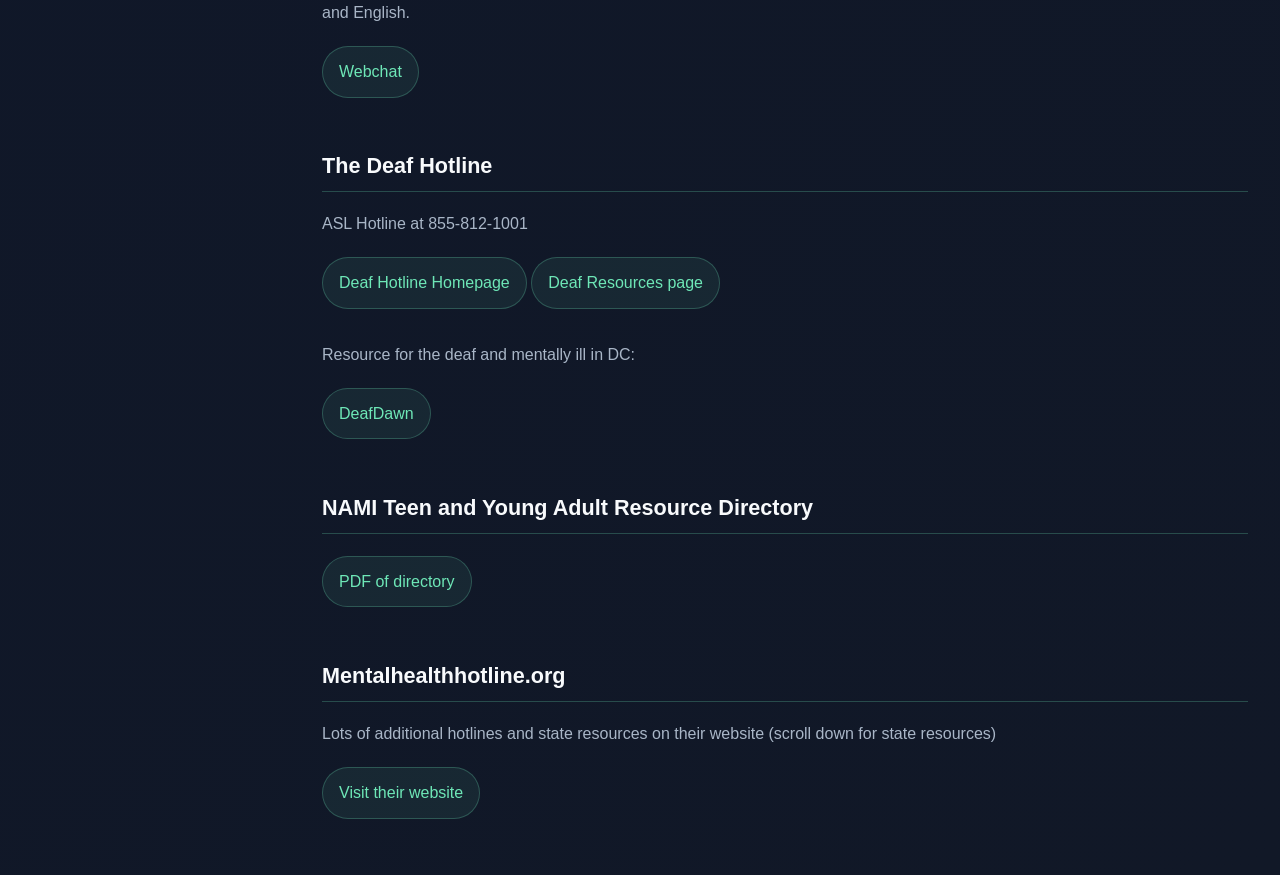
<file: resources.html>
<!DOCTYPE html>
<html lang="en">
  <head>
    <title>resources</title>
     <link rel="stylesheet" href="style.css">
     <script src="script.js" defer></script>
     <script data-goatcounter="https://druid-of-code.goatcounter.com/count"
        async src="//gc.zgo.at/count.js"></script>
  </head>
  <body>
    <script>
      sessionStorage.getItem("isMCPS") == "true" ? document.title = "Mentalhealth - MCPS" : document.title = "Mentalhealth - DMV"
      function a() {
      sessionStorage.getItem("isMCPS") == "true" ? window.location.href = "warningsigns.html" : window.location.href = "education.html"
      }
    </script>
    <button id="navToggle" class="nav-toggle" aria-label="Toggle navigation">Hide</button>
    <ul class="navlist">
      <li id="lihome" class="navbar"><a id="ahome" class="navbar" href="index.html">Home</a></li>
      <li id="liDMV" class="navbar"><a id="aDMV" class="navbar" href="DMV.html">DMV Resources</a></li>
      <li id="liresources" class="navbar active"><a id="aresources" class="navbar active" href="resources.html">National Hotlines and Online Resources</a></li>
      <li id="liSpanish" class="navbar"><a id="aSpanish" class="navbar" href="Spanish.html">En Español</a></li>
      <li id = "lieducation"class="navbar"><a id="aeducation" class="navbar" onclick="a()">Education</a></li>
      <li id = "liexercises" class ="navbar"><a id="aexercises" class = "navbar" href="exercises.html">Exercises</a></li>
      <li id="liAbout" class="navbar"><a id="aAbout" class="navbar" href="About.html">About</a></li>
      <li id = "lireferences" class ="navbar"><a id= "areferences" class = "navbar" href="references.html">References</a></li>
    </ul>
    <div class="main-content">
      <h1>National Hotlines and Online Resources</h1>
      <p class="emphasize">Directory last verified: August/2026</p>
      <p>61.0% of teens had difficulty getting treatment in 2023. Here are some resources to hopefully decrease that number.</p>
      <img src="./images/vitaly-gariev-SktdARcCuys-unsplash.jpg" alt="Photo by Vitaly Gariev on Unsplash">
      <h1>Online Support groups</h1>
      <h2>Asian Mental Health Collective</h2>
        <p>The Asian mental health collective is a group that is dedicated to providing support for those struggling with mental health both in person and online. They offer online support groups for those who need it.</p>
        <a class = "hyper" href="https://www.asianmhc.org/community-support-groups/" target="_blank" rel="noopener noreferrer">Community Support Groups – Asian Mental Health Collective </a>
        <p>The Asian mental health collective also offer individual therapy for those who need it. They have several free programs that you can apply for like the lotus therapy fund (LTF), which offers 8 free virtual sessions or 3 months of in-person sessions for free.</p>
        <a class = "hyper" href="https://www.asianmhc.org/free-therapy-funds/" target="_blank" rel="noopener noreferrer">Free Therapy Funds – Asian Mental Health Collective </a>
      <img src="./images/syle-studio-OOrtKxlLRFQ-unsplash.jpg" alt="Photo by Syle Studio on Unsplash">
        <h2>7 Cups</h2>
      <p>Offers Free online text chat with a trained listener for emotional support and counseling. Also offers fee-for-service online therapy with a licensed mental health professional.</p>
      <a class="hyper" href="https://www.7cups.com/ " target="_blank" rel="noopener noreferrer">7 Cups Website</a>
      <h2>HeyPeers</h2>
      <p>Offers virtual support groups on numerous mental health conditions – free or low-cost. Peer Support, one-to-one coaching, and private chatrooms where you can find meetings and conversations</p>
      <a class ="hyper" href="https://www.heypeers.com/ " target="_blank" rel="noopener noreferrer">HeyPeers Website</a>
      <img src="./images/marlis-trio-akbar-eMB60hNHFL8-unsplash.jpg" alt="Photo by Marlis Trio on Unsplash">
      <h2>The Tribe Wellness Community</h2>
      <p>Offers free, online peer support groups, giving members facing mental health challenges and/or difficult family dynamics a safe place to connect. Support groups include Addiction, Anxiety, Depression, HIV/AIDS, LGBT, Marriage/Family, OCD, and Teens.</p>
      <a class="hyper" href="https://support.therapytribe.com/teen-support-group/" target="_blank" rel="noopener noreferrer">Teen support group – TherapyTribe</a>
      <h2>DBSA (Depression and Bipolar Support Alliance)</h2>
      <ul><li>Provides peer-led support, resources, and wellness tools for individuals living with mood disorders as well as for their family members, friends, parents, and caregivers</li>
      <li>Online and in-person support groups</li>
      <li>Support groups for individuals living with mood disorders, culture and identity, young adults, teens, friends and family of the individual</li>
      </ul>
      <a class="hyper" href="https://www.dbsalliance.org/" target="_blank" rel="noopener noreferrer">DBSA alliance website</a>
    <h1>National Hotlines and Resources</h1>
    <h2>Suicide and crisis lines</h2>
    <p>Call or text 988</p>
    <a class = "hyper" href="https://chat.988lifeline.org/" target="_blank" rel="noopener noreferrer">Webchat</a>
    <p> There are options on this website for spanish and those who are hard of hearing on the homepage.</p>
    <a class="hyper" href="https://988lifeline.org/" target="_blank" rel="noopener noreferrer">Homepage</a>
    <h2>The Trevor Project Suicide Lifeline</h2>
    <p>The Trevor Project can help anyone but they were made specifically for the LGBTQ+ community.</p>
    <p>Call 1(866)488-7386 or Text “START” to 678-678</p>
    <a class="hyper" href="https://chat.trvr.org" target="_blank" rel="noopener noreferrer">Webchat</a> 
    <a class="hyper" href="https://thetrevorproject.org/get-help/" target="_blank" rel="noopener noreferrer">Homepage</a>
    <img src="./images/mercedes-mehling-7J7x8HLXQKA-unsplash.jpg" alt="Photo by Mercedes Mehling on Unsplash">
    <h2>Crisis Text Line</h2>
    <p>Text “HELLO” to 741741 for English or Text “HOLA” to 741741 for Spanish</p>
    <a class="hyper" href="https://connect.crisistextline.org/chat" target="_blank" rel="noopener noreferrer">Webchat</a>
    <a class="hyper" href="https://crisistextline.org/text-us " target="_blank" rel="noopener noreferrer">Homepage</a>
    <img src="./images/cabri-caldwell-uolZ-cxVoCM-unsplash.jpg" alt="Photo by Cabri Caldwell on Unsplash">
    <h2>National Domestic Violence Hotline</h2>
    <p>Call (800)799-7233 or Text “START” to 88788 to get help and their services are available in both Spanish and English.</p>
    <a class="hyper" href="https://www.thehotline.org " target="_blank" rel="noopener noreferrer">Webchat</a>
    <h2>The Deaf Hotline</h2>
    <p>ASL Hotline at 855-812-1001</p>
    <a class="hyper" href="https://www.thedeafhotline.org/" target="_blank" rel="noopener noreferrer">Deaf Hotline Homepage</a>
    <a class="hyper" href="https://www.thedeafhotline.org/get-help/" target="_blank" rel="noopener noreferrer">Deaf Resources page</a>
    <p>Resource for the deaf and mentally ill in DC:</p>
    <a class="hyper" href="https://deafdawn.org/" target="_blank" rel="noopener noreferrer">DeafDawn</a>
    <h2>NAMI Teen and Young Adult Resource Directory</h2>
    <a class="hyper" href="https://nami.org/NAMI/media/NAMI-Media/Images/FactSheets/NAMI-Teen-and-Young-Adult-HelpLine-Resource-Directory.pdf " target="_blank" rel="noopener noreferrer">PDF of directory</a>
    <h2>Mentalhealthhotline.org</h2>
    <p>Lots of additional hotlines and state resources on their website (scroll down for state resources)</p>
    <a class="hyper" href="https://mentalhealthhotline.org" target="_blank" rel="noopener noreferrer">Visit their website</a>
    </div>
  </body>

</html>
</file>
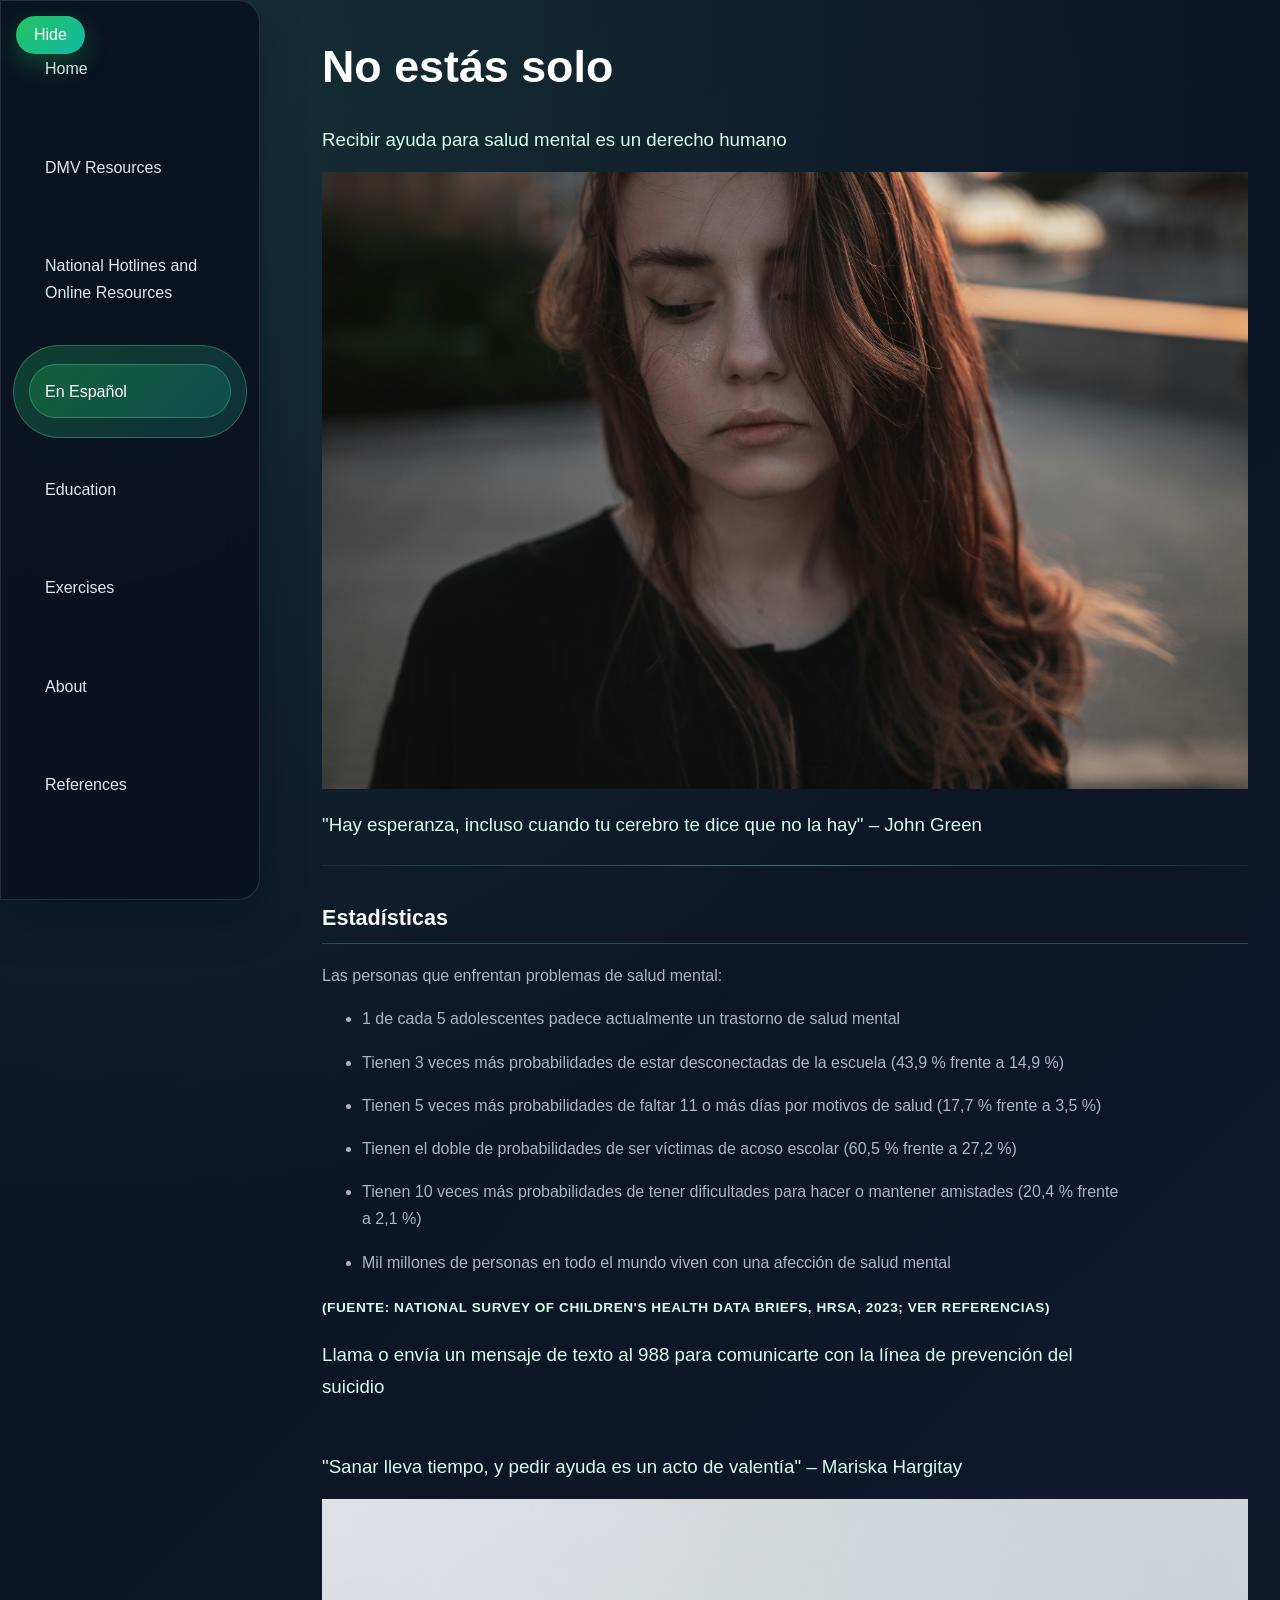
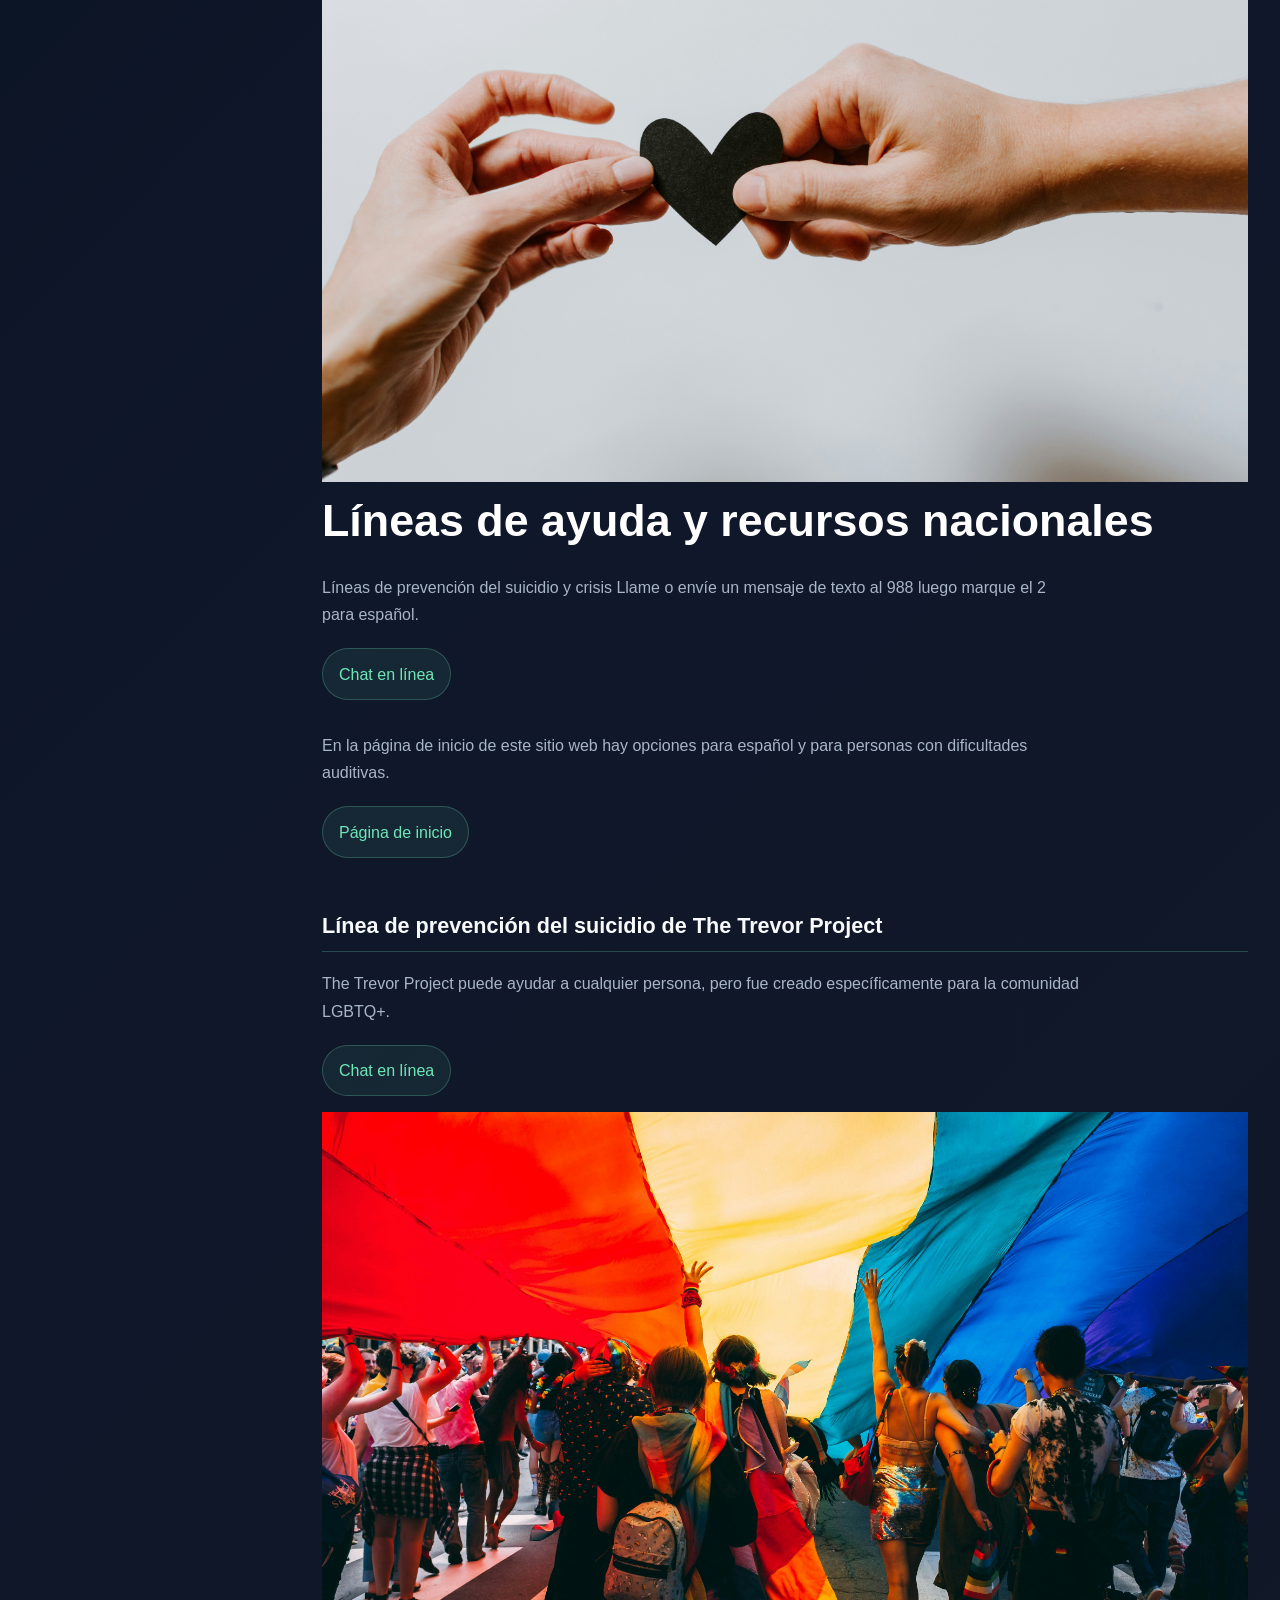
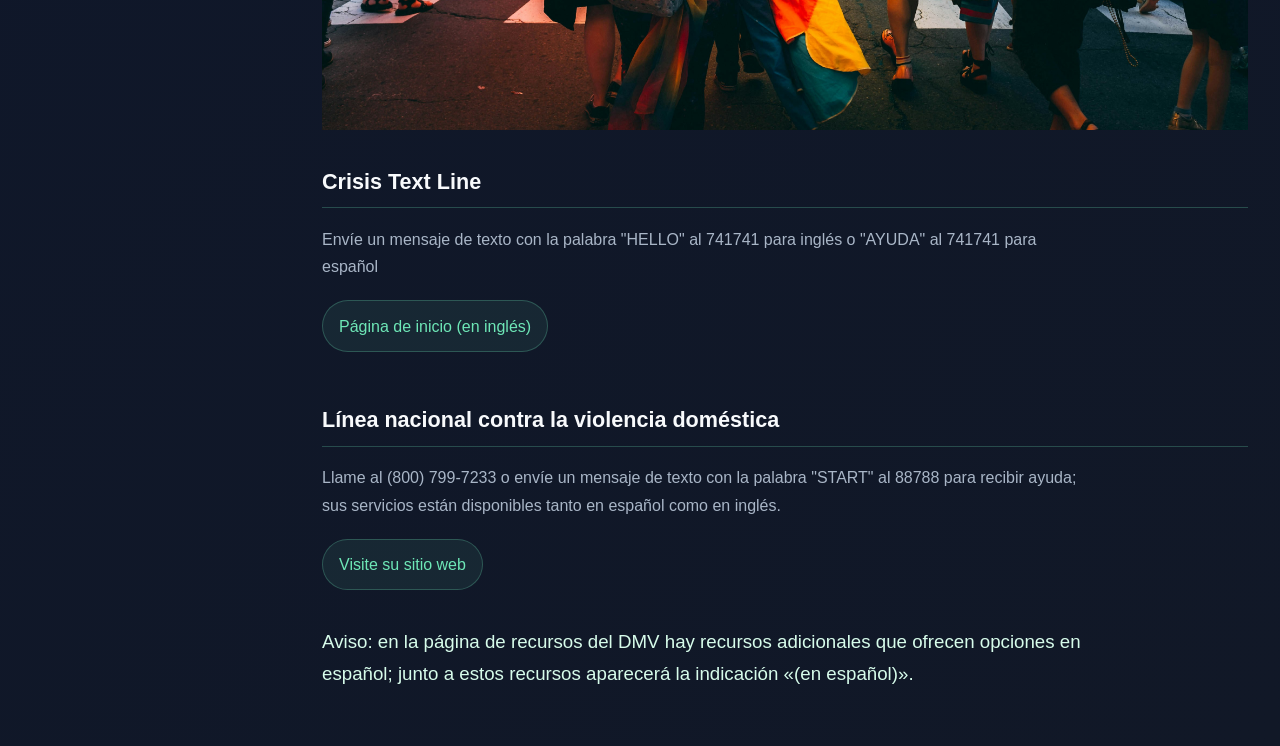
<file: Spanish.html>
<!DOCTYPE html>
<html lang="es-US">
  <head>
    <title>resources</title>
     <link rel="stylesheet" href="style.css">
     <script src="script.js" defer></script>
     <script data-goatcounter="https://druid-of-code.goatcounter.com/count"
        async src="//gc.zgo.at/count.js"></script>
  </head>
  <body>
    <script>
      sessionStorage.getItem("isMCPS") == "true" ? document.title = "Mentalhealth - MCPS" : document.title = "Mentalhealth - DMV"
      function a() {
      sessionStorage.getItem("isMCPS") == "true" ? window.location.href = "warningsigns.html" : window.location.href = "education.html"
      }
    </script>
     <button id="navToggle" class="nav-toggle" aria-label="Toggle navigation">Hide</button>
    <ul class="navlist">
      <li id="lihome" class="navbar"><a id="ahome" class="navbar" href="index.html">Home</a></li>
      <li id="liDMV" class="navbar"><a id="aDMV" class="navbar" href="DMV.html">DMV Resources</a></li>
      <li id="liresources" class="navbar"><a id="aresources" class="navbar" href="resources.html">National Hotlines and Online Resources</a></li>
      <li id="liSpanish" class="navbar active"><a id="aSpanish" class="navbar active" href="Spanish.html">En Español</a></li>
      <li id = "lieducation"class="navbar"><a id="aeducation" class="navbar" onclick="a()">Education</a></li>
      <li id = "liexercises" class ="navbar"><a id="aexercises" class = "navbar" href="exercises.html">Exercises</a></li>
      <li id="liAbout" class="navbar"><a id="aAbout" class="navbar" href="About.html">About</a></li>
      <li id = "lireferences" class ="navbar"><a id= "areferences" class = "navbar" href="references.html">References</a></li>
    </ul>
    <div class="main-content">
        <h1>No estás solo</h1>
        <p class="emphasize">Recibir ayuda para salud mental es un derecho humano</p>
         <img src="./images/max-kolganov-Y7fQDNEFGAA-unsplash.jpg" alt="Photo by Max Kolganov on Unsplash">
        <p class="emphasize">"Hay esperanza, incluso cuando tu cerebro te dice que no la hay" – John Green</p>
        <hr>
        <h2>Estadísticas</h2>
        <p>Las personas que enfrentan problemas de salud mental:</p>
        <ul>
        <li>1 de cada 5 adolescentes padece actualmente un trastorno de salud mental</li>
        <li>Tienen 3 veces más probabilidades de estar desconectadas de la escuela (43,9 % frente a 14,9 %)</li>
        <li>Tienen 5 veces más probabilidades de faltar 11 o más días por motivos de salud (17,7 % frente a 3,5 %)</li>
        <li>Tienen el doble de probabilidades de ser víctimas de acoso escolar (60,5 % frente a 27,2 %)</li>
        <li>Tienen 10 veces más probabilidades de tener dificultades para hacer o mantener amistades (20,4 % frente a 2,1 %)</li>
        <li>Mil millones de personas en todo el mundo viven con una afección de salud mental</li>
    </ul>
    <p class="empsmall">(Fuente: National Survey of Children's Health Data Briefs, HRSA, 2023; ver referencias)</p>
    <p class="emphasize">Llama o envía un mensaje de texto al 988 para comunicarte con la línea de prevención del suicidio</p>
    <hr>
    <p class="emphasize">"Sanar lleva tiempo, y pedir ayuda es un acto de valentía" – Mariska Hargitay</p>
    <img src="./images/kelly-sikkema-4le7k9XVYjE-unsplash.jpg" alt="Photo by Kelly Sikkema">
    <h1>Líneas de ayuda y recursos nacionales</h1>
    <p>Líneas de prevención del suicidio y crisis Llame o envíe un mensaje de texto al 988 luego marque el 2 para español.</p>
    <a class="hyper" href="https://chat.988lifeline.org/?lang=es" target="_blank" rel="noopener noreferrer">Chat en línea</a>
    <p>En la página de inicio de este sitio web hay opciones para español y para personas con dificultades auditivas.</p>
    <a class="hyper" href="https://988lifeline.org/es/inicio/" target="_blank" rel="noopener noreferrer">Página de inicio</a>
    <h2>Línea de prevención del suicidio de The Trevor Project</h2>
    <p>The Trevor Project puede ayudar a cualquier persona, pero fue creado específicamente para la comunidad LGBTQ+.</p>
    <a class="hyper" href="https://www.thetrevorproject.mx/ayuda/" target="_blank" rel="noopener noreferrer">Chat en línea</a>
    <img src="./images/mercedes-mehling-7J7x8HLXQKA-unsplash.jpg" alt="Photo by Mercedes Mehling on Unsplash">
    <h2>Crisis Text Line</h2>
    <p>Envíe un mensaje de texto con la palabra "HELLO" al 741741 para inglés o "AYUDA" al 741741 para español</p>
    <a class="hyper" href="https://www.crisistextline.org/" target="_blank" rel="noopener noreferrer">Página de inicio (en inglés)</a>
    <h2>Línea nacional contra la violencia doméstica</h2>
    <p>Llame al (800) 799-7233 o envíe un mensaje de texto con la palabra "START" al 88788 para recibir ayuda; sus servicios están disponibles tanto en español como en inglés.</p>
    <a class="hyper" href="https://espanol.thehotline.org/?_gl=1*1tv93gs*_ga*MjA1MzQ5Nzg5Ny4xNzg3OTU1NzIz*_ga_X0XC77RC6Q*czE3ODc5NTU3MjMkbzEkZzAkdDE3ODc5NTU3MjMkajYwJGwwJGgw" target="_blank" rel="noopener noreferrer">Visite su sitio web </a>
    <p class="emphasize">Aviso: en la página de recursos del DMV hay recursos adicionales que ofrecen opciones en español; junto a estos recursos aparecerá la indicación «(en español)».</p>
    </div>
    </body>
</file>
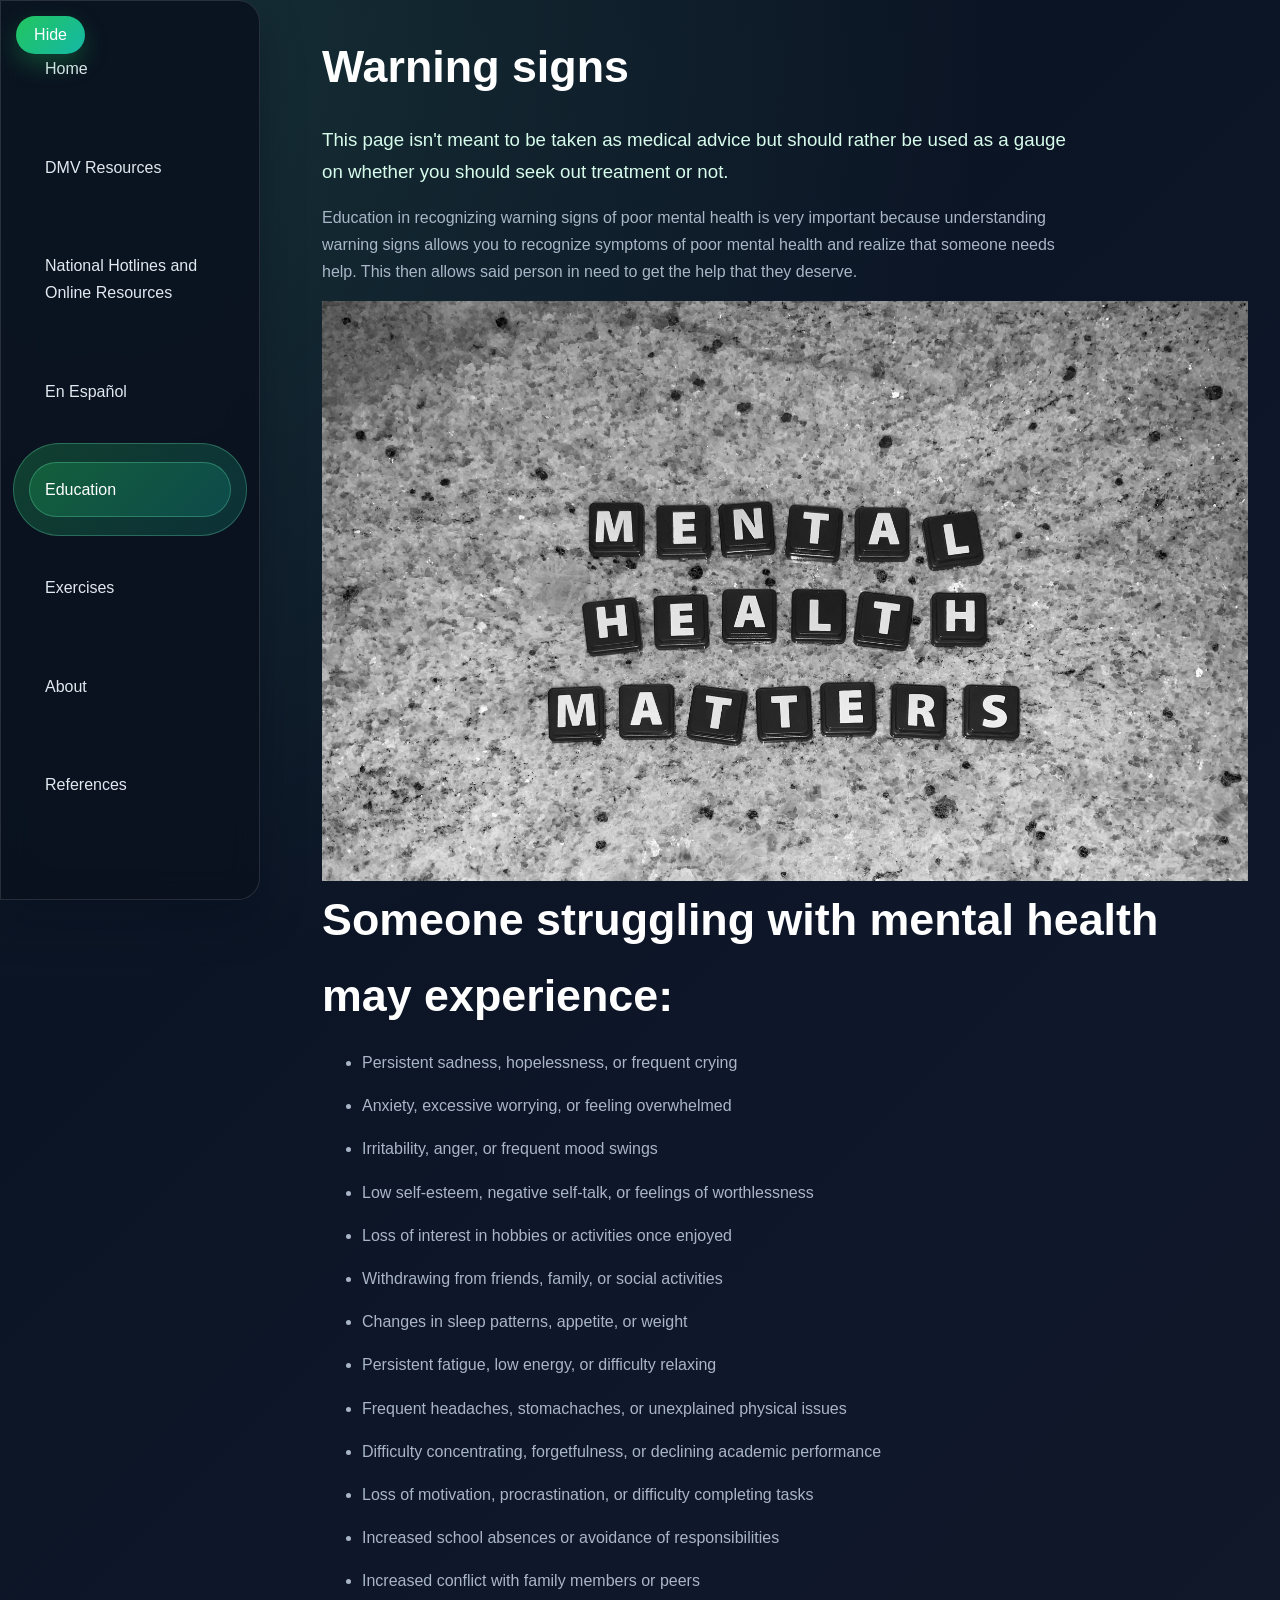
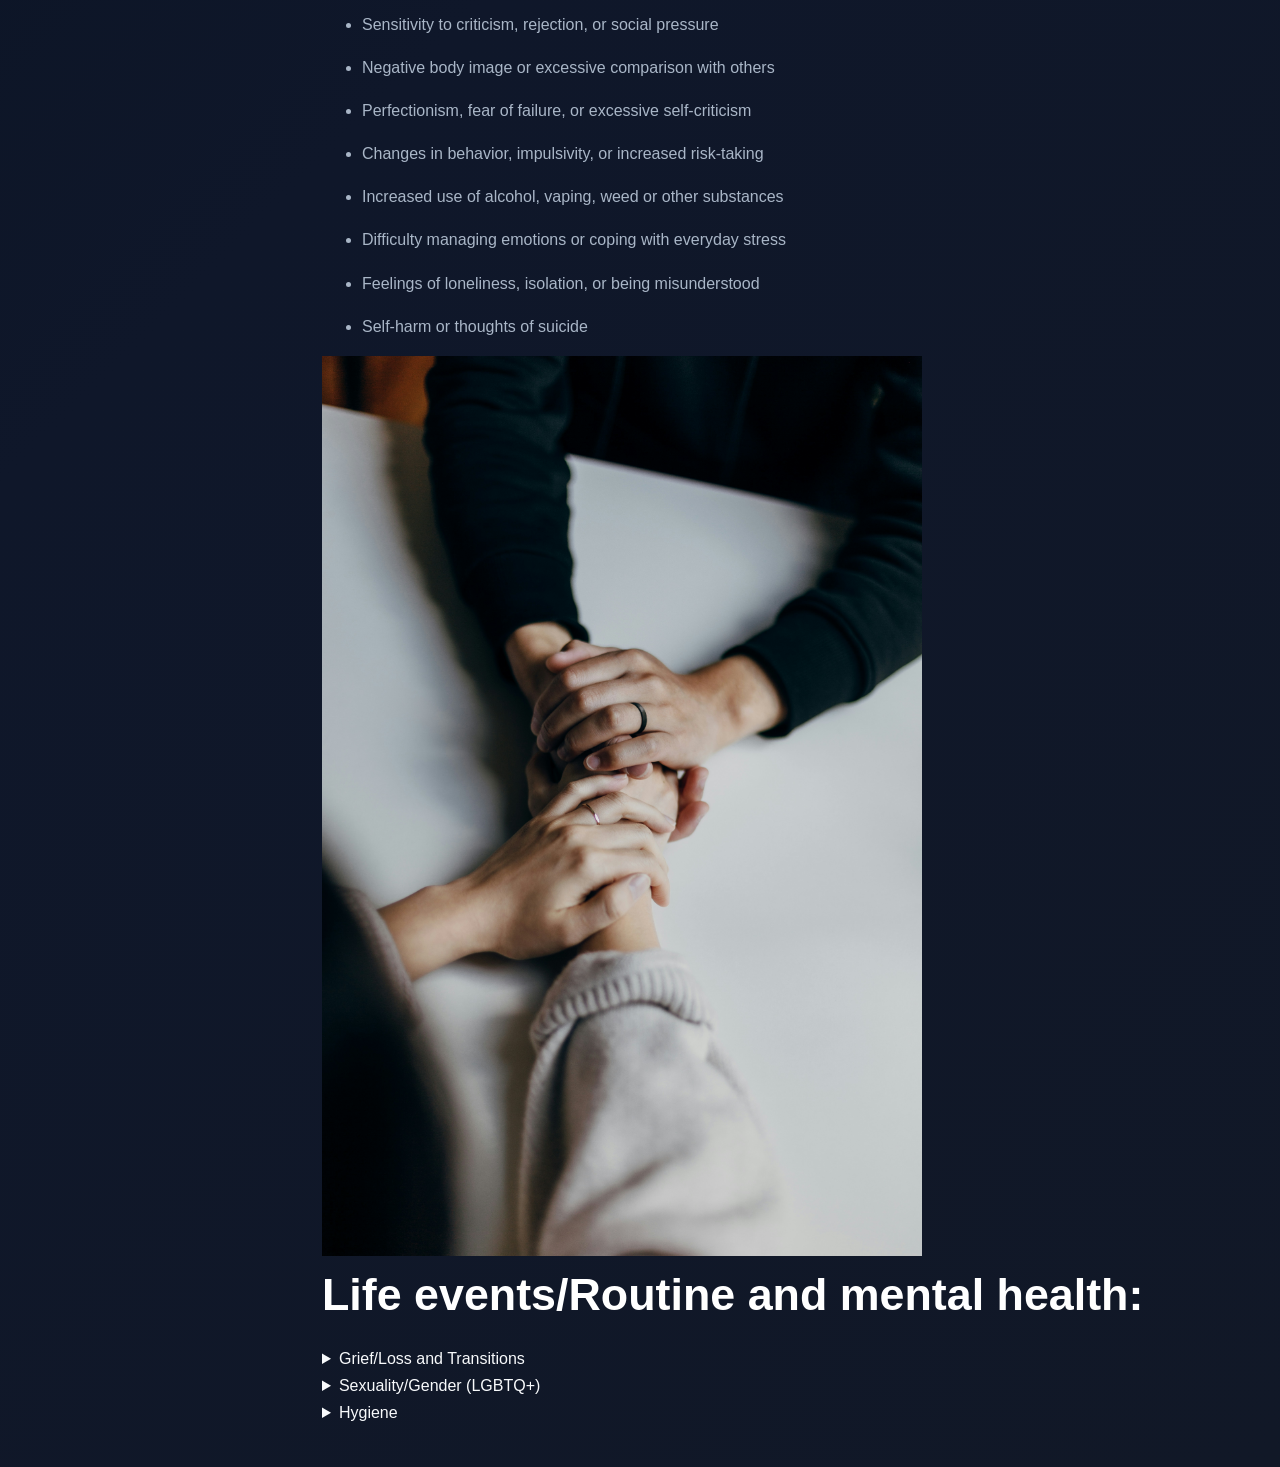
<file: warningsigns.html>
<!DOCTYPE html>
<html lang="en">
  <head>
    <title>Warningsigns</title>
    <link rel="stylesheet" href="style.css">
    <script src="script.js" defer></script>
    <script data-goatcounter="https://druid-of-code.goatcounter.com/count"
        async src="//gc.zgo.at/count.js"></script>
  </head>
  <body>
    <script>
      sessionStorage.getItem("isMCPS") == "true" ? document.title = "Mentalhealth - MCPS" : document.title = "Mentalhealth - DMV"
      function a() {
      sessionStorage.getItem("isMCPS") == "true" ? window.location.href = "warningsigns.html" : window.location.href = "education.html"
      }
    </script>
    <button id="navToggle" class="nav-toggle" aria-label="Toggle navigation">Hide</button>
    <ul class="navlist">
      <li id = "lihome" class="navbar"><a id = "ahome" class="navbar" href="index.html">Home</a></li>
      <li id="liDMV" class="navbar"><a id="aDMV" class="navbar" href="DMV.html">DMV Resources</a></li>
      <li id="liresources" class="navbar"><a id="aresources" class="navbar" href="resources.html">National Hotlines and Online Resources</a></li>
            <li id="liSpanish" class="navbar"><a id="aSpanish" class="navbar" href="Spanish.html">En Español</a></li>
      <li id = "lieducation"class="navbar active"><a id="aeducation" class="navbar active" onclick="a()">Education</a></li>
      <li id = "liexercises" class ="navbar"><a id="aexercises" class = "navbar" href="exercises.html">Exercises</a></li>
      <li id="liAbout" class="navbar"><a id="aAbout" class="navbar" href="About.html">About</a></li>
      <li id = "lireferences" class ="navbar"><a id= "areferences" class = "navbar" href="references.html">References</a></li>
    </ul>
    <div class="main-content">
      <h1>Warning signs</h1>
      <p class="emphasize">This page isn&apos;t meant to be taken as medical advice but should rather be used as a gauge on whether you should seek out treatment or not.</p>
      <p>Education in recognizing warning signs of poor mental health is very important because understanding warning signs allows you to recognize symptoms of poor mental health and realize that someone needs help. This then allows said person in need to get the help that they deserve.</p>
      <img src="./images/marcel-strauss-fzqxoFJytiE-unsplash.jpg" alt="Photo by Marcel Strauss on Unsplash">
      <h1>Someone struggling with mental health may experience:</h1>
      <ul>
        <li>Persistent sadness, hopelessness, or frequent crying</li>
        <li>Anxiety, excessive worrying, or feeling overwhelmed</li>
        <li>Irritability, anger, or frequent mood swings</li>
        <li>Low self-esteem, negative self-talk, or feelings of worthlessness</li>
        <li>Loss of interest in hobbies or activities once enjoyed</li>
        <li>Withdrawing from friends, family, or social activities</li>
        <li>Changes in sleep patterns, appetite, or weight</li>
        <li>Persistent fatigue, low energy, or difficulty relaxing</li>
        <li>Frequent headaches, stomachaches, or unexplained physical issues</li>
        <li>Difficulty concentrating, forgetfulness, or declining academic performance</li>
        <li>Loss of motivation, procrastination, or difficulty completing tasks</li>
        <li>Increased school absences or avoidance of responsibilities</li>
        <li>Increased conflict with family members or peers</li>
        <li>Sensitivity to criticism, rejection, or social pressure</li>
        <li>Negative body image or excessive comparison with others</li>
        <li>Perfectionism, fear of failure, or excessive self-criticism</li>
        <li>Changes in behavior, impulsivity, or increased risk-taking</li>
        <li>Increased use of alcohol, vaping, weed or other substances</li>
        <li>Difficulty managing emotions or coping with everyday stress</li>
        <li>Feelings of loneliness, isolation, or being misunderstood</li>
        <li>Self-harm or thoughts of suicide</li>
      </ul>
       <img src="./images/priscilla-du-preez-aPa843frIzI-unsplash.jpg" alt="Photo by Priscilla Du Preez on Unsplash">
      <h1>Life events/Routine and mental health:</h1>
     <details>
      <summary>Grief/Loss and Transitions</summary>
      <p>Oftentimes traumatic life events can create temporary trauma that may look like a mental health disorder. For example, the passing of a loved one could make someone very sad for a week. However, it is important to realize that the length of time not only the severity of the symptoms makes up how good someone&apos;s mental health is. A general rule of thumb is that if you experience some of the symptoms listed above for over 2 weeks then it is a good idea to go seek out help. </p>
      <p class="emphasize">Always Remember, Transitions, like moving to a new house, or Suffering from grief and loss may look like disorders but if the symptoms go away quickly (less than 2 weeks) then it may not be a disorder</p>
    </details>
    <details>
      <summary>Sexuality/Gender (LGBTQ+)</summary>
      <p>There is nothing wrong with being LGBTQ+ or identifying as something you weren't born with. However, being LGBTQ+ does put individuals at a higher risk of experiencing mental health disorders. This is due to some members of society harassing and refusing to accept those in the LGBTQ+ community for who they are. If you or someone you know is in the LGBTQ+ community and is struggling with mental health, please go to or refer them to the Trevor Project. Call them at 1+(866)488-7386, Text “START” to 678-678, or access their website at 
        <a href="https://www.thetrevorproject.org/get-help/" target="_blank" rel="noopener noreferrer">https://www.thetrevorproject.org/get-help/</a></p>
    </details>
    <details>
      <summary>Hygiene</summary>
      <p>Those who are struggling with mental health issues will often neglect to take care of themselves. Whether it be no longer brushing their teeth, caring how they look, or eating properly, a lack of hygiene is definitely a sign that something is amiss, and the individual may be struggling with mental health.</p>
    </details>
    </div>
  </body>
</html>
</file>
<file: style.css>
:root {
  --bg: #07111f;
  --surface: rgba(10, 18, 31, 0.92);
  --surface-strong: #101a2d;
  --text: #f8fafc;
  --muted: #a9b6c7;
  --accent: #6ee7b7;
  --accent-strong: #22c55e;
  --border: rgba(255, 255, 255, 0.12);
  --shadow: 0 20px 45px rgba(2, 6, 23, 0.28);
}

* {
  box-sizing: border-box;
}

body {
  margin: 0;
  font-family: Inter, "Segoe UI", Roboto, sans-serif;
  background:
    radial-gradient(circle at top left, rgba(110, 231, 183, 0.16), transparent 30%),
    linear-gradient(135deg, #07111f 0%, #0f172a 48%, #111827 100%);
  color: var(--text);
  line-height: 1.7;
  min-height: 100vh;
}

.navlist {
  list-style-type: none;
  margin: 0;
  padding: 1rem 0.75rem;
  width: 260px;
  border: 1px solid var(--border);
  background: var(--surface);
  backdrop-filter: blur(16px);
  height: 100%;
  position: fixed;
  overflow: auto;
  top: 0;
  left: 0;
  border-radius: 0 22px 22px 0;
  box-shadow: var(--shadow);
}

.nav-toggle {
  position: fixed;
  top: 16px;
  left: 16px;
  z-index: 2;
  padding: 10px 18px;
  border: none;
  border-radius: 999px;
  background: linear-gradient(135deg, var(--accent-strong), #14b8a6);
  color: white;
  cursor: pointer;
  font-size: 16px;
  box-shadow: 0 10px 24px rgba(34, 197, 94, 0.28);
}

.nav-toggle.small {
  width: 54px;
  height: 54px;
  padding: 0;
  border-radius: 50%;
  font-size: 0;
  text-indent: -9999px;
  display: flex;
  align-items: center;
  justify-content: center;
}

.nav-toggle.small::after {
  content: '☰';
  font-size: 22px;
  text-indent: 0;
  color: white;
}

.navlist.collapsed {
  display: none;
}

.main-content {
  margin-left: 290px;
  padding: 28px 32px 40px;
  max-width: 1120px;
  transition: margin-left 0.25s ease;
}

body.nav-collapsed .main-content {
  margin-left: 24px;
}

.main-content h1,
.main-content h2,
.main-content h3,
.main-content h6 {
  text-align: left;
  margin-top: 0;
}

.main-content h1 {
  font-size: clamp(2rem, 4vw, 2.8rem);
  margin-bottom: 0.8rem;
  color: white;
}

.main-content h2 {
  font-size: 1.35rem;
  margin-top: 2.15rem;
  padding-bottom: 0.4rem;
  border-bottom: 0.8px solid rgba(110, 231, 183, 0.25);
}

hr {
  border: 0;
  height: 0.8px;
  margin: 1.5rem 0;
  background: linear-gradient(90deg, rgba(110, 231, 183, 0.08), rgba(110, 231, 183, 0.45), rgba(110, 231, 183, 0.08));
}

.main-content h3,
.main-content .emphasize,
.main-content h6,
.main-content .empsmall {
  margin-top: 1.25rem;
  color: #d7fceb;
}

.main-content h3,
.main-content .emphasize {
  font-size: 1.17em;
}

.main-content h6 {
  font-size: 0.75rem;
  letter-spacing: 0.04em;
  font-weight: 600;
  text-transform: uppercase;
}

.main-content .empsmall {
  font-size: 0.85rem;
  letter-spacing: 0.04em;
  font-weight: 600;
  text-transform: uppercase;
}

.main-content p,
.main-content li {
  color: var(--muted);
  margin-bottom: 1rem;
  max-width: 760px;
}

.main-content a {
  color: var(--accent);
  text-decoration: none;
}

.main-content a:hover {
  color: #d1fae5;
}

.main-content a.hyper {
  display: inline-block;
  margin: 0.25rem 0 1rem;
  padding: 0.7rem 1rem;
  border: 1px solid rgba(110, 231, 183, 0.25);
  border-radius: 999px;
  background: rgba(110, 231, 183, 0.08);
  transition: transform 0.2s ease, background 0.2s ease;
}

.main-content a.hyper:hover {
  background: rgba(110, 231, 183, 0.16);
  transform: translateY(-1px);
}

.navbar {
  display: block;
  color: #e2e8f0;
  padding: 0.85rem 1rem;
  background: transparent;
  text-decoration: none;
  border-radius: 999px;
  margin: 0.35rem 0;
  transition: transform 0.2s ease, background 0.2s ease, color 0.2s ease;
}

.navbar:hover,
li.navbar:hover {
  transform: translateX(3px);
  background: rgba(255, 255, 255, 0.08);
  color: white;
}

li.navbar {
  text-align: left;
}

li.navbar:last-child {
  border-bottom: none;
}

.active {
  background: linear-gradient(135deg, rgba(34, 197, 94, 0.25), rgba(20, 184, 166, 0.18));
  color: white;
  box-shadow: inset 0 0 0 1px rgba(110, 231, 183, 0.3);
}

@media (max-width: 800px) {
  .navlist {
    width: 100%;
    height: auto;
    position: relative;
    border-radius: 0 0 20px 20px;
  }

  .main-content {
    margin-left: 0;
    padding: 24px 18px 32px;
  }

  body.nav-collapsed .main-content {
    margin-left: 0;
  }

  .nav-toggle {
    top: 14px;
    right: 14px;
    left: auto;
  }
}
img {
  max-width: 100%;    
  max-height: 100vh;  
  height: auto;      
  width: auto;       
  display: block;    
}
</file>
